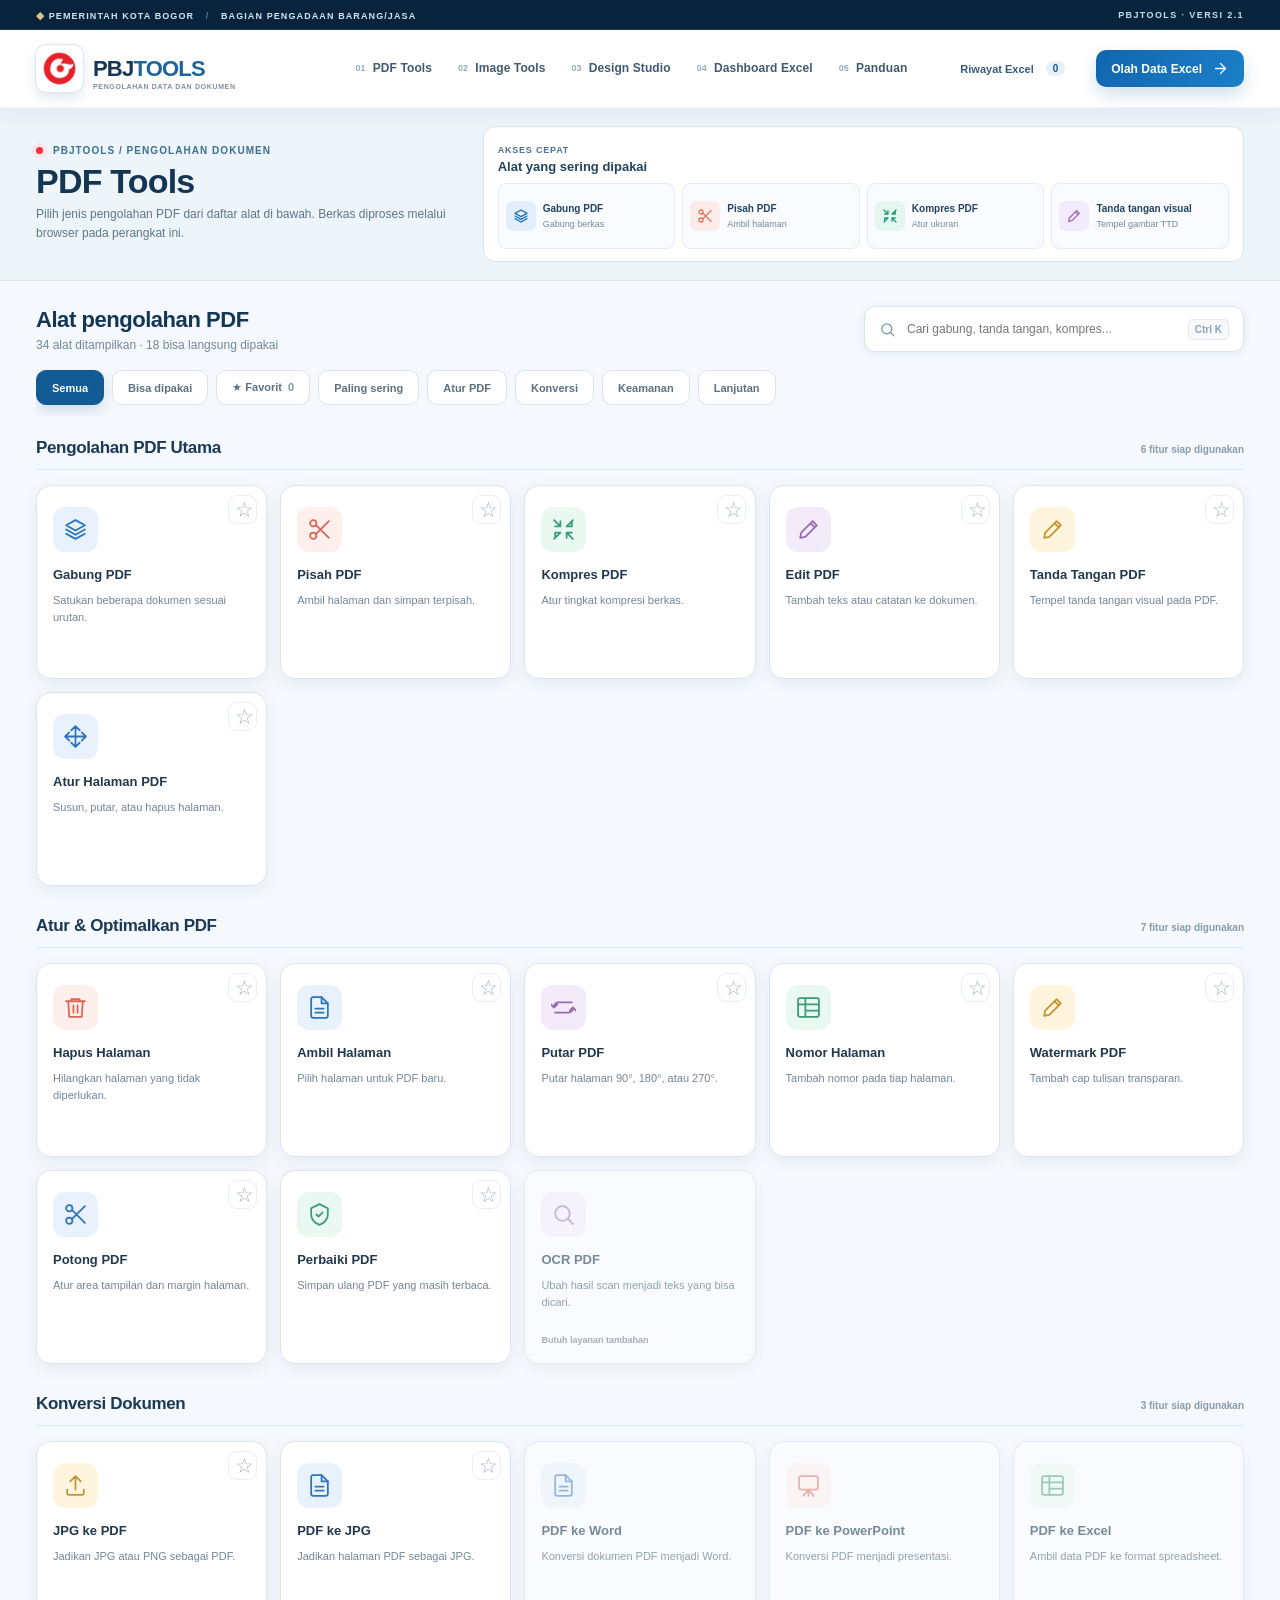
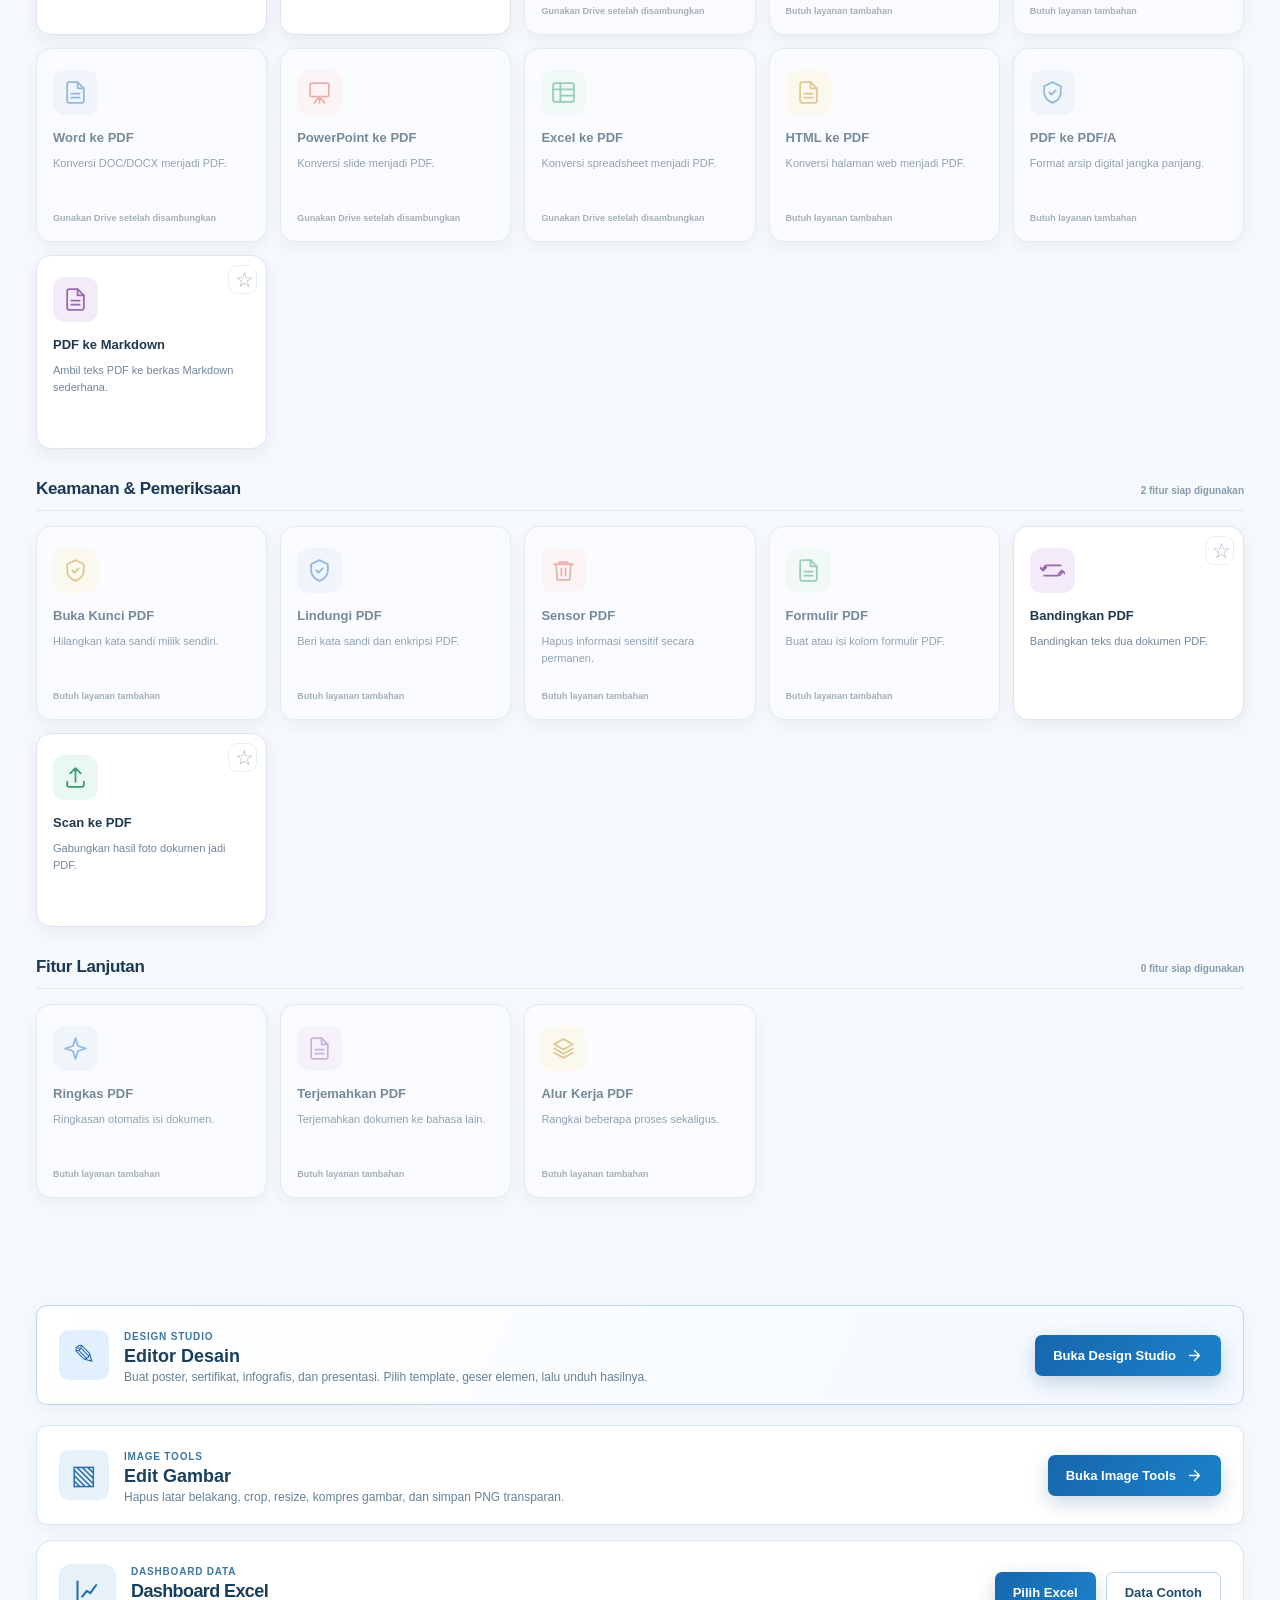
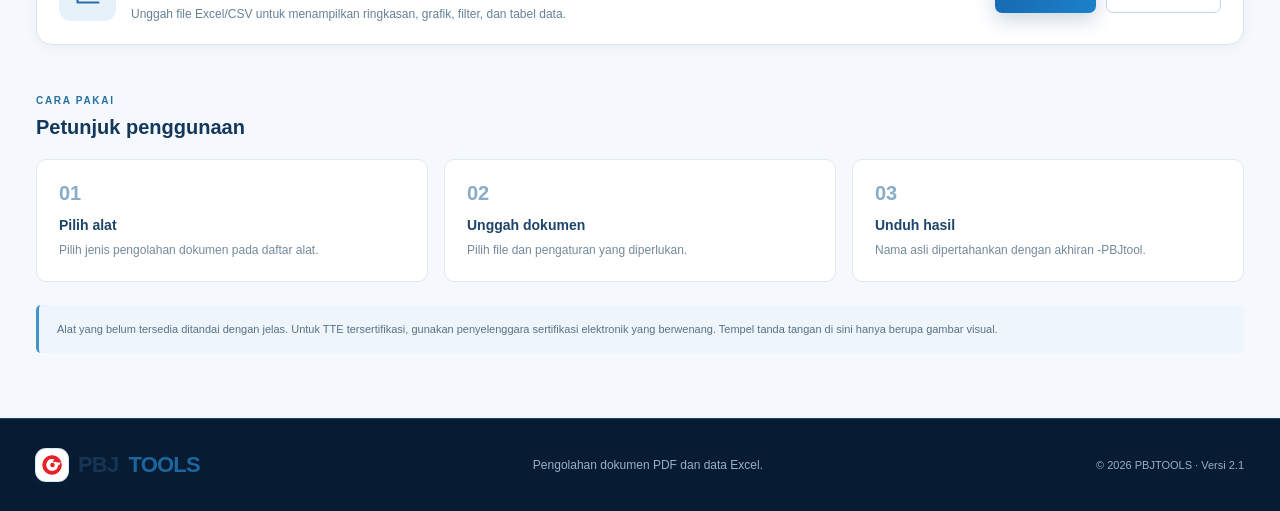
<file: index.html>
<!doctype html>
<html lang="id">
<head>
  <meta charset="utf-8"><meta name="viewport" content="width=device-width,initial-scale=1">
  <meta name="theme-color" content="#071c36"><meta name="description" content="PBJTOOLS: gabung, pisah, kompres, edit PDF, edit gambar, hapus latar, dan ubah Excel menjadi dashboard. File diproses di perangkat.">
  <title>PBJTOOLS — Pengolahan PDF dan Data Excel</title>
  <link rel="icon" href="assets/favicon.ico" sizes="any"><link rel="apple-touch-icon" href="assets/pbj-logo.png">
  <link rel="stylesheet" href="styles.css"><link rel="stylesheet" href="pdf-studio.css"><link rel="stylesheet" href="orbita-theme.css"><link rel="stylesheet" href="pdf-directory.css"><link rel="stylesheet" href="pbjtools-modern.css"><link rel="stylesheet" href="pbjtools-internal.css">
</head>
<body>
<svg class="svg-sprite" xmlns="http://www.w3.org/2000/svg" aria-hidden="true"><defs>
  <symbol id="i-grid" viewBox="0 0 24 24"><rect x="3" y="3" width="7" height="7" rx="1.7"/><rect x="14" y="3" width="7" height="7" rx="1.7"/><rect x="3" y="14" width="7" height="7" rx="1.7"/><rect x="14" y="14" width="7" height="7" rx="1.7"/></symbol>
  <symbol id="i-arrow" viewBox="0 0 24 24"><path d="M5 12h14m-7-7 7 7-7 7"/></symbol>
  <symbol id="i-upload" viewBox="0 0 24 24"><path d="M12 16V3m-5 5 5-5 5 5M4 16v3a2 2 0 0 0 2 2h12a2 2 0 0 0 2-2v-3"/></symbol>
  <symbol id="i-spark" viewBox="0 0 24 24"><path d="m12 2 2.4 7.6L22 12l-7.6 2.4L12 22l-2.4-7.6L2 12l7.6-2.4L12 2z"/></symbol>
  <symbol id="i-chart" viewBox="0 0 24 24"><path d="M3 3v18h18M7 16l4-5 3 2 5-7"/></symbol>
  <symbol id="i-shield" viewBox="0 0 24 24"><path d="m12 2 8 4v6c0 5-3.3 8-8 10-4.7-2-8-5-8-10V6l8-4z"/><path d="m9 12 2 2 4-4"/></symbol>
  <symbol id="i-file" viewBox="0 0 24 24"><path d="M14 2H6a2 2 0 0 0-2 2v16a2 2 0 0 0 2 2h12a2 2 0 0 0 2-2V8z"/><path d="M14 2v6h6M8 13h8m-8 4h8"/></symbol>
  <symbol id="i-check" viewBox="0 0 24 24"><path d="m5 12 5 5L20 7"/></symbol>
  <symbol id="i-clock" viewBox="0 0 24 24"><circle cx="12" cy="12" r="9"/><path d="M12 7v5l3 2"/></symbol>
  <symbol id="i-filter" viewBox="0 0 24 24"><path d="M4 5h16M7 12h10m-7 7h4"/></symbol>
  <symbol id="i-download" viewBox="0 0 24 24"><path d="M12 3v12m-5-5 5 5 5-5M4 17v3h16v-3"/></symbol>
  <symbol id="i-repeat" viewBox="0 0 24 24"><path d="M20 7H7a4 4 0 0 0-4 4v1m0 0 3-3m-3 3-3-3M4 17h13a4 4 0 0 0 4-4v-1m0 0-3 3m3-3 3 3"/></symbol>
  <symbol id="i-search" viewBox="0 0 24 24"><circle cx="11" cy="11" r="7"/><path d="m16 16 5 5"/></symbol>
  <symbol id="i-close" viewBox="0 0 24 24"><path d="M5 5 19 19M19 5 5 19"/></symbol>
  <symbol id="i-star" viewBox="0 0 24 24"><path d="m12 2 3 6.4 7 1-5 4.9 1.2 7L12 18l-6.2 3.3 1.2-7-5-4.9 7-1L12 2z"/></symbol>
  <symbol id="i-presentation" viewBox="0 0 24 24"><rect x="3" y="3" width="18" height="13" rx="2"/><path d="M12 16v6m-5 0 5-6 5 6"/></symbol>
  <symbol id="i-chevron" viewBox="0 0 24 24"><path d="m7 10 5 5 5-5"/></symbol>
  <symbol id="i-circle" viewBox="0 0 24 24"><circle cx="12" cy="12" r="9"/><path d="M12 7v5m0 4h.01"/></symbol>
  <symbol id="i-calendar" viewBox="0 0 24 24"><rect x="3" y="5" width="18" height="16" rx="2"/><path d="M7 2v6m10-6v6M3 11h18"/></symbol>
  <symbol id="i-table" viewBox="0 0 24 24"><rect x="2" y="3" width="20" height="18" rx="2"/><path d="M2 9h20M9 3v18m0-6h13"/></symbol>
  <symbol id="i-menu" viewBox="0 0 24 24"><path d="M4 6h16M4 12h16M4 18h16"/></symbol>
  <symbol id="i-pdf" viewBox="0 0 24 24"><path d="M6 2h9l5 5v13a2 2 0 0 1-2 2H6a2 2 0 0 1-2-2V4a2 2 0 0 1 2-2z"/><path d="M15 2v5h5M8 13h8M8 17h8"/></symbol>
  <symbol id="i-pen" viewBox="0 0 24 24"><path d="m4 20 5-1 11-11-4-4L5 15l-1 5zM14 6l4 4"/></symbol>
  <symbol id="i-layers" viewBox="0 0 24 24"><path d="m12 3 9 5-9 5-9-5 9-5zm-9 9 9 5 9-5M3 16l9 5 9-5"/></symbol>
  <symbol id="i-compress" viewBox="0 0 24 24"><path d="M4 9h5V4M20 15h-5v5M9 9 3 3m12 12 6 6M9 15H4v5m5-5-6 6M15 9h5V4m-5 5 6-6"/></symbol>
  <symbol id="i-scissors" viewBox="0 0 24 24"><circle cx="6" cy="6" r="3"/><circle cx="6" cy="18" r="3"/><path d="m9 8 12 12M9 16 21 4"/></symbol>
  <symbol id="i-move" viewBox="0 0 24 24"><path d="M12 2v20M2 12h20M8 6l4-4 4 4M8 18l4 4 4-4M6 8l-4 4 4 4m12-8 4 4-4 4"/></symbol>
  <symbol id="i-trash" viewBox="0 0 24 24"><path d="M3 6h18M8 6V4h8v2m3 0-1 15H6L5 6m5 4v7m4-7v7"/></symbol>
</defs></svg>
<div id="site">
<header class="top-nav" id="topNav">
  <div class="gov-strip"><div class="container gov-strip-inner"><span><span class="gov-sigil">◆</span> PEMERINTAH KOTA BOGOR <span class="gov-strip-divider">/</span> BAGIAN PENGADAAN BARANG/JASA</span><span class="gov-strip-right">PBJTOOLS · VERSI 2.1</span></div></div>
  <div class="nav-wrap container"><a class="brand" href="#beranda" id="brandHome"><span class="brand-logo brand-logo-image"><img src="assets/pbj-logo.png" alt="Logo PBJ"></span><span class="brand-title">PBJ<span class="brand-accent">TOOLS</span><span class="brand-subtitle">PENGOLAHAN DATA DAN DOKUMEN</span></span></a>
    <nav class="nav-links"><a href="#beranda" data-nav-pdf><b>01</b> PDF Tools</a><a href="image-tools.html"><b>02</b> Image Tools</a><a href="design-studio.html"><b>03</b> Design Studio</a><a href="#data-excel"><b>04</b> Dashboard Excel</a><a href="#panduan"><b>05</b> Panduan</a></nav>
    <div class="nav-cta"><button type="button" class="btn btn-ghost nav-history" id="viewHistory">Riwayat Excel <span class="history-count" id="historyCount">0</span></button><button type="button" class="btn btn-primary btn-sm" data-action="upload">Olah Data Excel <svg><use href="#i-arrow"></use></svg></button></div>
    <button class="mobile-menu icon-button" id="menuToggle" aria-label="Buka menu"><svg><use href="#i-menu"></use></svg></button>
  </div>
</header>
<main id="landing" class="pdf-first-home">
  <section class="tools-hero tools-hero-internal" id="beranda">
    <div class="tools-hero-inner container">
      <div class="hero-intro">
        <div class="tools-hero-eyebrow"><span class="hero-bullet"></span> PBJTOOLS / PENGOLAHAN DOKUMEN</div>
        <h1>PDF Tools</h1>
        <p>Pilih jenis pengolahan PDF dari daftar alat di bawah. Berkas diproses melalui browser pada perangkat ini.</p>
      </div>
      <div class="hero-launcher" aria-label="Akses cepat PDF Tools">
        <div class="launcher-head"><div><span class="launcher-eyebrow">AKSES CEPAT</span><h2>Alat yang sering dipakai</h2></div></div>
        <div class="launcher-grid">
          <button type="button" data-pdf-tool="merge" class="launcher-tool"><span class="launch-icon launch-blue"><svg><use href="#i-layers"></use></svg></span><span><strong>Gabung PDF</strong><small>Gabung berkas</small></span></button>
          <button type="button" data-pdf-tool="split" class="launcher-tool"><span class="launch-icon launch-coral"><svg><use href="#i-scissors"></use></svg></span><span><strong>Pisah PDF</strong><small>Ambil halaman</small></span></button>
          <button type="button" data-pdf-tool="compress" class="launcher-tool"><span class="launch-icon launch-green"><svg><use href="#i-compress"></use></svg></span><span><strong>Kompres PDF</strong><small>Atur ukuran</small></span></button>
          <button type="button" data-pdf-tool="sign" class="launcher-tool"><span class="launch-icon launch-purple"><svg><use href="#i-pen"></use></svg></span><span><strong>Tanda tangan visual</strong><small>Tempel gambar TTD</small></span></button>
        </div>
      </div>
    </div>
  </section>
  <section class="tools-directory container" id="pdf-tools"><div class="tools-toolbar"><div class="tools-toolbar-title"><strong>Alat pengolahan PDF</strong><span id="toolVisibilityStatus">Daftar alat pengolahan PDF</span></div><label class="tools-search"><svg><use href="#i-search"></use></svg><input id="toolSearch" type="search" placeholder="Cari gabung, tanda tangan, kompres..." autocomplete="off" aria-label="Cari alat PDF"><kbd class="shortcut-hint">Ctrl K</kbd></label></div>
    <div class="tool-filters" role="group" aria-label="Filter layanan"><button class="active" data-tool-filter="all">Semua</button><button data-tool-filter="ready">Bisa dipakai</button><button data-tool-filter="fav" id="favoriteFilter">★ Favorit <span id="favoriteCount">0</span></button><button data-tool-filter="0">Paling sering</button><button data-tool-filter="1">Atur PDF</button><button data-tool-filter="2">Konversi</button><button data-tool-filter="3">Keamanan</button><button data-tool-filter="4">Lanjutan</button></div>
    <div class="recent-tools" id="recentTools" hidden><div class="recent-label"><svg><use href="#i-clock"></use></svg><span>Terakhir dibuka</span></div><div class="recent-buttons" id="recentToolList"></div><button class="recent-reset" id="clearRecent" type="button">Hapus riwayat</button></div>
    <div id="toolSections"><section class="tool-section" data-group="0" id="tool-group-0"><div class="tool-section-heading"><h2>Pengolahan PDF Utama</h2><span>6 fitur siap digunakan</span></div><div class="tool-grid"><div class="tool-tile"><button type="button" class="tool-card " data-pdf-tool="merge" aria-label="Gabung PDF"><span class="tool-icon blue"><svg><use href="#i-layers"></use></svg></span><strong>Gabung PDF</strong><span class="tool-desc">Satukan beberapa dokumen sesuai urutan.</span></button><button type="button" class="tool-pin" data-pin-tool="merge" title="Simpan Gabung PDF sebagai favorit" aria-label="Simpan Gabung PDF sebagai favorit" aria-pressed="false">☆</button></div>
<div class="tool-tile"><button type="button" class="tool-card " data-pdf-tool="split" aria-label="Pisah PDF"><span class="tool-icon red"><svg><use href="#i-scissors"></use></svg></span><strong>Pisah PDF</strong><span class="tool-desc">Ambil halaman dan simpan terpisah.</span></button><button type="button" class="tool-pin" data-pin-tool="split" title="Simpan Pisah PDF sebagai favorit" aria-label="Simpan Pisah PDF sebagai favorit" aria-pressed="false">☆</button></div>
<div class="tool-tile"><button type="button" class="tool-card " data-pdf-tool="compress" aria-label="Kompres PDF"><span class="tool-icon green"><svg><use href="#i-compress"></use></svg></span><strong>Kompres PDF</strong><span class="tool-desc">Atur tingkat kompresi berkas.</span></button><button type="button" class="tool-pin" data-pin-tool="compress" title="Simpan Kompres PDF sebagai favorit" aria-label="Simpan Kompres PDF sebagai favorit" aria-pressed="false">☆</button></div>
<div class="tool-tile"><button type="button" class="tool-card " data-pdf-tool="edit" aria-label="Edit PDF"><span class="tool-icon purple"><svg><use href="#i-pen"></use></svg></span><strong>Edit PDF</strong><span class="tool-desc">Tambah teks atau catatan ke dokumen.</span></button><button type="button" class="tool-pin" data-pin-tool="edit" title="Simpan Edit PDF sebagai favorit" aria-label="Simpan Edit PDF sebagai favorit" aria-pressed="false">☆</button></div>
<div class="tool-tile"><button type="button" class="tool-card " data-pdf-tool="sign" aria-label="Tanda Tangan PDF"><span class="tool-icon amber"><svg><use href="#i-pen"></use></svg></span><strong>Tanda Tangan PDF</strong><span class="tool-desc">Tempel tanda tangan visual pada PDF.</span></button><button type="button" class="tool-pin" data-pin-tool="sign" title="Simpan Tanda Tangan PDF sebagai favorit" aria-label="Simpan Tanda Tangan PDF sebagai favorit" aria-pressed="false">☆</button></div>
<div class="tool-tile"><button type="button" class="tool-card " data-pdf-tool="organize" aria-label="Atur Halaman PDF"><span class="tool-icon blue"><svg><use href="#i-move"></use></svg></span><strong>Atur Halaman PDF</strong><span class="tool-desc">Susun, putar, atau hapus halaman.</span></button><button type="button" class="tool-pin" data-pin-tool="organize" title="Simpan Atur Halaman PDF sebagai favorit" aria-label="Simpan Atur Halaman PDF sebagai favorit" aria-pressed="false">☆</button></div></div></section>
<section class="tool-section" data-group="1" id="tool-group-1"><div class="tool-section-heading"><h2>Atur & Optimalkan PDF</h2><span>7 fitur siap digunakan</span></div><div class="tool-grid"><div class="tool-tile"><button type="button" class="tool-card " data-pdf-tool="remove" aria-label="Hapus Halaman"><span class="tool-icon red"><svg><use href="#i-trash"></use></svg></span><strong>Hapus Halaman</strong><span class="tool-desc">Hilangkan halaman yang tidak diperlukan.</span></button><button type="button" class="tool-pin" data-pin-tool="remove" title="Simpan Hapus Halaman sebagai favorit" aria-label="Simpan Hapus Halaman sebagai favorit" aria-pressed="false">☆</button></div>
<div class="tool-tile"><button type="button" class="tool-card " data-pdf-tool="select" aria-label="Ambil Halaman"><span class="tool-icon blue"><svg><use href="#i-file"></use></svg></span><strong>Ambil Halaman</strong><span class="tool-desc">Pilih halaman untuk PDF baru.</span></button><button type="button" class="tool-pin" data-pin-tool="select" title="Simpan Ambil Halaman sebagai favorit" aria-label="Simpan Ambil Halaman sebagai favorit" aria-pressed="false">☆</button></div>
<div class="tool-tile"><button type="button" class="tool-card " data-pdf-tool="rotate" aria-label="Putar PDF"><span class="tool-icon purple"><svg><use href="#i-repeat"></use></svg></span><strong>Putar PDF</strong><span class="tool-desc">Putar halaman 90°, 180°, atau 270°.</span></button><button type="button" class="tool-pin" data-pin-tool="rotate" title="Simpan Putar PDF sebagai favorit" aria-label="Simpan Putar PDF sebagai favorit" aria-pressed="false">☆</button></div>
<div class="tool-tile"><button type="button" class="tool-card " data-pdf-tool="pagenum" aria-label="Nomor Halaman"><span class="tool-icon green"><svg><use href="#i-table"></use></svg></span><strong>Nomor Halaman</strong><span class="tool-desc">Tambah nomor pada tiap halaman.</span></button><button type="button" class="tool-pin" data-pin-tool="pagenum" title="Simpan Nomor Halaman sebagai favorit" aria-label="Simpan Nomor Halaman sebagai favorit" aria-pressed="false">☆</button></div>
<div class="tool-tile"><button type="button" class="tool-card " data-pdf-tool="watermark" aria-label="Watermark PDF"><span class="tool-icon amber"><svg><use href="#i-pen"></use></svg></span><strong>Watermark PDF</strong><span class="tool-desc">Tambah cap tulisan transparan.</span></button><button type="button" class="tool-pin" data-pin-tool="watermark" title="Simpan Watermark PDF sebagai favorit" aria-label="Simpan Watermark PDF sebagai favorit" aria-pressed="false">☆</button></div>
<div class="tool-tile"><button type="button" class="tool-card " data-pdf-tool="crop" aria-label="Potong PDF"><span class="tool-icon blue"><svg><use href="#i-scissors"></use></svg></span><strong>Potong PDF</strong><span class="tool-desc">Atur area tampilan dan margin halaman.</span></button><button type="button" class="tool-pin" data-pin-tool="crop" title="Simpan Potong PDF sebagai favorit" aria-label="Simpan Potong PDF sebagai favorit" aria-pressed="false">☆</button></div>
<div class="tool-tile"><button type="button" class="tool-card " data-pdf-tool="repair" aria-label="Perbaiki PDF"><span class="tool-icon green"><svg><use href="#i-shield"></use></svg></span><strong>Perbaiki PDF</strong><span class="tool-desc">Simpan ulang PDF yang masih terbaca.</span></button><button type="button" class="tool-pin" data-pin-tool="repair" title="Simpan Perbaiki PDF sebagai favorit" aria-label="Simpan Perbaiki PDF sebagai favorit" aria-pressed="false">☆</button></div>
<div class="tool-tile"><button type="button" class="tool-card upcoming" data-upcoming="ocr" aria-label="OCR PDF — memerlukan pengembangan lanjutan"><span class="tool-icon purple"><svg><use href="#i-search"></use></svg></span><strong>OCR PDF</strong><span class="tool-desc">Ubah hasil scan menjadi teks yang bisa dicari.</span><span class="tool-soon">Butuh layanan tambahan</span></button></div></div></section>
<section class="tool-section" data-group="2" id="tool-group-2"><div class="tool-section-heading"><h2>Konversi Dokumen</h2><span>3 fitur siap digunakan</span></div><div class="tool-grid"><div class="tool-tile"><button type="button" class="tool-card " data-pdf-tool="images" aria-label="JPG ke PDF"><span class="tool-icon amber"><svg><use href="#i-upload"></use></svg></span><strong>JPG ke PDF</strong><span class="tool-desc">Jadikan JPG atau PNG sebagai PDF.</span></button><button type="button" class="tool-pin" data-pin-tool="images" title="Simpan JPG ke PDF sebagai favorit" aria-label="Simpan JPG ke PDF sebagai favorit" aria-pressed="false">☆</button></div>
<div class="tool-tile"><button type="button" class="tool-card " data-pdf-tool="extract" aria-label="PDF ke JPG"><span class="tool-icon blue"><svg><use href="#i-file"></use></svg></span><strong>PDF ke JPG</strong><span class="tool-desc">Jadikan halaman PDF sebagai JPG.</span></button><button type="button" class="tool-pin" data-pin-tool="extract" title="Simpan PDF ke JPG sebagai favorit" aria-label="Simpan PDF ke JPG sebagai favorit" aria-pressed="false">☆</button></div>
<div class="tool-tile"><button type="button" class="tool-card upcoming" data-upcoming="pdfword" aria-label="PDF ke Word — melalui Drive"><span class="tool-icon blue"><svg><use href="#i-file"></use></svg></span><strong>PDF ke Word</strong><span class="tool-desc">Konversi dokumen PDF menjadi Word.</span><span class="tool-soon">Gunakan Drive setelah disambungkan</span></button></div>
<div class="tool-tile"><button type="button" class="tool-card upcoming" data-upcoming="pdfppt" aria-label="PDF ke PowerPoint — memerlukan pengembangan lanjutan"><span class="tool-icon red"><svg><use href="#i-presentation"></use></svg></span><strong>PDF ke PowerPoint</strong><span class="tool-desc">Konversi PDF menjadi presentasi.</span><span class="tool-soon">Butuh layanan tambahan</span></button></div>
<div class="tool-tile"><button type="button" class="tool-card upcoming" data-upcoming="pdfexcel" aria-label="PDF ke Excel — memerlukan pengembangan lanjutan"><span class="tool-icon green"><svg><use href="#i-table"></use></svg></span><strong>PDF ke Excel</strong><span class="tool-desc">Ambil data PDF ke format spreadsheet.</span><span class="tool-soon">Butuh layanan tambahan</span></button></div>
<div class="tool-tile"><button type="button" class="tool-card upcoming" data-upcoming="wordpdf" aria-label="Word ke PDF — melalui Drive"><span class="tool-icon blue"><svg><use href="#i-file"></use></svg></span><strong>Word ke PDF</strong><span class="tool-desc">Konversi DOC/DOCX menjadi PDF.</span><span class="tool-soon">Gunakan Drive setelah disambungkan</span></button></div>
<div class="tool-tile"><button type="button" class="tool-card upcoming" data-upcoming="pptpdf" aria-label="PowerPoint ke PDF — melalui Drive"><span class="tool-icon red"><svg><use href="#i-presentation"></use></svg></span><strong>PowerPoint ke PDF</strong><span class="tool-desc">Konversi slide menjadi PDF.</span><span class="tool-soon">Gunakan Drive setelah disambungkan</span></button></div>
<div class="tool-tile"><button type="button" class="tool-card upcoming" data-upcoming="excelpdf" aria-label="Excel ke PDF — melalui Drive"><span class="tool-icon green"><svg><use href="#i-table"></use></svg></span><strong>Excel ke PDF</strong><span class="tool-desc">Konversi spreadsheet menjadi PDF.</span><span class="tool-soon">Gunakan Drive setelah disambungkan</span></button></div>
<div class="tool-tile"><button type="button" class="tool-card upcoming" data-upcoming="htmlpdf" aria-label="HTML ke PDF — memerlukan pengembangan lanjutan"><span class="tool-icon amber"><svg><use href="#i-file"></use></svg></span><strong>HTML ke PDF</strong><span class="tool-desc">Konversi halaman web menjadi PDF.</span><span class="tool-soon">Butuh layanan tambahan</span></button></div>
<div class="tool-tile"><button type="button" class="tool-card upcoming" data-upcoming="pdfa" aria-label="PDF ke PDF/A — memerlukan pengembangan lanjutan"><span class="tool-icon blue"><svg><use href="#i-shield"></use></svg></span><strong>PDF ke PDF/A</strong><span class="tool-desc">Format arsip digital jangka panjang.</span><span class="tool-soon">Butuh layanan tambahan</span></button></div>
<div class="tool-tile"><button type="button" class="tool-card " data-pdf-tool="markdown" aria-label="PDF ke Markdown"><span class="tool-icon purple"><svg><use href="#i-file"></use></svg></span><strong>PDF ke Markdown</strong><span class="tool-desc">Ambil teks PDF ke berkas Markdown sederhana.</span></button><button type="button" class="tool-pin" data-pin-tool="markdown" title="Simpan PDF ke Markdown sebagai favorit" aria-label="Simpan PDF ke Markdown sebagai favorit" aria-pressed="false">☆</button></div></div></section>
<section class="tool-section" data-group="3" id="tool-group-3"><div class="tool-section-heading"><h2>Keamanan & Pemeriksaan</h2><span>2 fitur siap digunakan</span></div><div class="tool-grid"><div class="tool-tile"><button type="button" class="tool-card upcoming" data-upcoming="unlock" aria-label="Buka Kunci PDF — memerlukan pengembangan lanjutan"><span class="tool-icon amber"><svg><use href="#i-shield"></use></svg></span><strong>Buka Kunci PDF</strong><span class="tool-desc">Hilangkan kata sandi milik sendiri.</span><span class="tool-soon">Butuh layanan tambahan</span></button></div>
<div class="tool-tile"><button type="button" class="tool-card upcoming" data-upcoming="protect" aria-label="Lindungi PDF — memerlukan pengembangan lanjutan"><span class="tool-icon blue"><svg><use href="#i-shield"></use></svg></span><strong>Lindungi PDF</strong><span class="tool-desc">Beri kata sandi dan enkripsi PDF.</span><span class="tool-soon">Butuh layanan tambahan</span></button></div>
<div class="tool-tile"><button type="button" class="tool-card upcoming" data-upcoming="redact" aria-label="Sensor PDF — memerlukan pengembangan lanjutan"><span class="tool-icon red"><svg><use href="#i-trash"></use></svg></span><strong>Sensor PDF</strong><span class="tool-desc">Hapus informasi sensitif secara permanen.</span><span class="tool-soon">Butuh layanan tambahan</span></button></div>
<div class="tool-tile"><button type="button" class="tool-card upcoming" data-upcoming="forms" aria-label="Formulir PDF — memerlukan pengembangan lanjutan"><span class="tool-icon green"><svg><use href="#i-file"></use></svg></span><strong>Formulir PDF</strong><span class="tool-desc">Buat atau isi kolom formulir PDF.</span><span class="tool-soon">Butuh layanan tambahan</span></button></div>
<div class="tool-tile"><button type="button" class="tool-card " data-pdf-tool="compare" aria-label="Bandingkan PDF"><span class="tool-icon purple"><svg><use href="#i-repeat"></use></svg></span><strong>Bandingkan PDF</strong><span class="tool-desc">Bandingkan teks dua dokumen PDF.</span></button><button type="button" class="tool-pin" data-pin-tool="compare" title="Simpan Bandingkan PDF sebagai favorit" aria-label="Simpan Bandingkan PDF sebagai favorit" aria-pressed="false">☆</button></div>
<div class="tool-tile"><button type="button" class="tool-card " data-pdf-tool="scan" aria-label="Scan ke PDF"><span class="tool-icon green"><svg><use href="#i-upload"></use></svg></span><strong>Scan ke PDF</strong><span class="tool-desc">Gabungkan hasil foto dokumen jadi PDF.</span></button><button type="button" class="tool-pin" data-pin-tool="scan" title="Simpan Scan ke PDF sebagai favorit" aria-label="Simpan Scan ke PDF sebagai favorit" aria-pressed="false">☆</button></div></div></section>
<section class="tool-section" data-group="4" id="tool-group-4"><div class="tool-section-heading"><h2>Fitur Lanjutan</h2><span>0 fitur siap digunakan</span></div><div class="tool-grid"><div class="tool-tile"><button type="button" class="tool-card upcoming" data-upcoming="summarize" aria-label="Ringkas PDF — memerlukan pengembangan lanjutan"><span class="tool-icon blue"><svg><use href="#i-spark"></use></svg></span><strong>Ringkas PDF</strong><span class="tool-desc">Ringkasan otomatis isi dokumen.</span><span class="tool-soon">Butuh layanan tambahan</span></button></div>
<div class="tool-tile"><button type="button" class="tool-card upcoming" data-upcoming="translate" aria-label="Terjemahkan PDF — memerlukan pengembangan lanjutan"><span class="tool-icon purple"><svg><use href="#i-file"></use></svg></span><strong>Terjemahkan PDF</strong><span class="tool-desc">Terjemahkan dokumen ke bahasa lain.</span><span class="tool-soon">Butuh layanan tambahan</span></button></div>
<div class="tool-tile"><button type="button" class="tool-card upcoming" data-upcoming="workflow" aria-label="Alur Kerja PDF — memerlukan pengembangan lanjutan"><span class="tool-icon amber"><svg><use href="#i-layers"></use></svg></span><strong>Alur Kerja PDF</strong><span class="tool-desc">Rangkai beberapa proses sekaligus.</span><span class="tool-soon">Butuh layanan tambahan</span></button></div></div></section></div><div id="noToolsFound" class="tool-empty" hidden>Belum ada alat yang cocok. Coba kata kunci lain atau buka filter Semua.</div>
  </section>
  <section class="image-lane container design-lane" id="design-studio"><div class="image-lane-icon">✎</div><div><span>DESIGN STUDIO</span><h2>Editor Desain</h2><p>Buat poster, sertifikat, infografis, dan presentasi. Pilih template, geser elemen, lalu unduh hasilnya.</p></div><div class="image-lane-actions"><a href="design-studio.html" class="btn btn-primary">Buka Design Studio <svg><use href="#i-arrow"></use></svg></a></div></section>
  <section class="image-lane container" id="image-tools"><div class="image-lane-icon">▧</div><div><span>IMAGE TOOLS</span><h2>Edit Gambar</h2><p>Hapus latar belakang, crop, resize, kompres gambar, dan simpan PNG transparan.</p></div><div class="image-lane-actions"><a href="image-tools.html" class="btn btn-primary">Buka Image Tools <svg><use href="#i-arrow"></use></svg></a></div></section>
  <section class="excel-lane container" id="data-excel"><div class="excel-lane-icon"><svg><use href="#i-chart"></use></svg></div><div><span class="excel-lane-kicker">DASHBOARD DATA</span><h2>Dashboard Excel</h2><p>Unggah file Excel/CSV untuk menampilkan ringkasan, grafik, filter, dan tabel data.</p></div><div class="excel-lane-actions"><button class="btn btn-primary" data-action="upload">Pilih Excel</button><button class="btn btn-outline-dark" id="tryDemo">Data Contoh</button></div></section>
  <section class="mini-guide container" id="panduan"><div class="guide-heading"><span>CARA PAKAI</span><h2>Petunjuk penggunaan</h2></div><div class="guide-cards"><div><b>01</b><strong>Pilih alat</strong><p>Pilih jenis pengolahan dokumen pada daftar alat.</p></div><div><b>02</b><strong>Unggah dokumen</strong><p>Pilih file dan pengaturan yang diperlukan.</p></div><div><b>03</b><strong>Unduh hasil</strong><p>Nama asli dipertahankan dengan akhiran -PBJtool.</p></div></div><div class="guide-disclaimer">Alat yang belum tersedia ditandai dengan jelas. Untuk TTE tersertifikasi, gunakan penyelenggara sertifikasi elektronik yang berwenang. Tempel tanda tangan di sini hanya berupa gambar visual.</div></section>
</main>
<section id="workspace" class="workspace" hidden>
  <div class="workspace-shell container-wide">
    <div class="workspace-heading"><div class="workspace-breadcrumb"><button id="backHome" class="back-link">← Beranda</button><span>/</span><span>Workspace</span></div><div class="workspace-head-actions"><button class="btn btn-outline-dark btn-sm" id="replaceFile"><svg><use href="#i-repeat"/></svg> Ganti data</button><button class="btn btn-outline-dark btn-sm" id="saveProject"><svg><use href="#i-check"/></svg> Simpan lokal</button><button class="btn btn-primary btn-sm" id="exportHTML"><svg><use href="#i-download"/></svg> Ekspor HTML</button></div></div>
    <div class="workspace-title-row"><div><span class="workspace-eyebrow"><span class="live-dot"></span> DASHBOARD INTERAKTIF</span><input id="dashboardTitle" class="dashboard-title-input" aria-label="Judul dashboard" maxlength="100" value="Dashboard Data"><p id="workSubtitle">Ringkasan dan visualisasi berdasarkan berkas terpilih.</p></div><div class="work-meta"><span id="dataFileName">File: —</span><span id="dataCount">0 baris</span><span class="status-ready">● Data ditampilkan</span></div></div>
    <div class="workspace-options"><div class="option-group"><label for="sheetPicker">Sheet</label><select id="sheetPicker"></select></div><div class="option-group"><label for="groupPicker">Kelompokkan menurut</label><select id="groupPicker"></select></div><div class="option-group"><label for="metricPicker">Nilai grafik</label><select id="metricPicker"></select></div><button class="btn btn-outline-dark btn-sm print-button" id="printPDF"><svg><use href="#i-presentation"/></svg> Cetak / PDF</button></div>
    <div id="dashboardArea"><div id="kpiGrid" class="kpi-grid"></div><div id="insightPanel" class="insight-panel"></div><div class="graphs-grid"><section class="dash-panel chart-main"><div class="dash-panel-heading"><div><span class="panel-kicker">PERBANDINGAN</span><h3 id="barTitle">Sebaran data</h3></div><span class="panel-subtle">TOP 8</span></div><div id="barChart" class="bar-chart"></div></section><section class="dash-panel"><div class="dash-panel-heading"><div><span class="panel-kicker">KOMPOSISI</span><h3 id="donutTitle">Distribusi kategori</h3></div></div><div id="donutChart" class="donut-holder"></div></section></div><section class="dash-panel data-panel"><div class="dash-panel-heading data-panel-heading"><div><span class="panel-kicker">DATA SUMBER</span><h3>Rincian data</h3><p id="tableSummary">—</p></div><div class="data-tools"><div class="search-field"><svg><use href="#i-search"/></svg><input id="tableSearch" placeholder="Cari dalam data..." autocomplete="off" aria-label="Cari dalam data"></div><select id="valueFilter" aria-label="Filter kategori"></select></div></div><div class="data-table-wrap"><table class="data-table"><thead id="tableHead"></thead><tbody id="tableBody"></tbody></table></div><div class="table-footer"><span id="pageInfo">—</span><div class="pager"><button id="prevPage" aria-label="Halaman sebelumnya">←</button><span id="pageNumber">1</span><button id="nextPage" aria-label="Halaman selanjutnya">→</button></div></div></section></div>
    <div class="workspace-notice"><svg><use href="#i-shield"/></svg><p><b>Data diproses pada perangkat ini.</b> Pengolahan berjalan di browser. Periksa kembali jenis kolom dan hasil perhitungan sebelum digunakan sebagai dokumen resmi. Data rahasia jangan dibagikan melalui HTML publik.</p></div>
  </div>
</section>
<section id="pdfStudio" class="pdf-studio" hidden>
  <div class="pdf-shell container-wide">
    <div class="pdf-breadcrumb"><button id="pdfBack" class="back-link">← Beranda</button><span>/</span><strong>PDF Tools</strong><span class="pdf-local-tag">Di browser</span></div>
    <div class="pdf-header"><div><span class="workspace-eyebrow"><span class="live-dot"></span> LAYANAN PDF</span><h1>Pengolahan PDF <em>PBJTOOLS</em></h1><p>Pilih alat, unggah berkas, atur opsi pengolahan, dan unduh hasil. Berkas diproses di browser.</p></div><div class="pdf-header-art"><svg><use href="#i-pdf"/></svg><span class="pdf-art-check">✓</span></div></div>
    <div class="pdf-tool-tabs" id="pdfToolTabs" aria-label="Alat pengolah PDF">
      <button class="pdf-tool-tab active" data-pdf-tool="merge"><svg><use href="#i-layers"/></svg> Gabung</button>
      <button class="pdf-tool-tab" data-pdf-tool="split"><svg><use href="#i-scissors"/></svg> Pisah</button>
      <button class="pdf-tool-tab" data-pdf-tool="compress"><svg><use href="#i-compress"/></svg> Kompres</button>
      <button class="pdf-tool-tab" data-pdf-tool="organize"><svg><use href="#i-move"/></svg> Atur halaman</button>
      <button class="pdf-tool-tab" data-pdf-tool="sign"><svg><use href="#i-pen"/></svg> Tanda tangan</button>
      <button class="pdf-tool-tab" data-pdf-tool="edit"><svg><use href="#i-file"/></svg> Tambah teks</button>
      <button class="pdf-tool-tab" data-pdf-tool="images"><svg><use href="#i-upload"/></svg> Gambar ke PDF</button>
      <button class="pdf-tool-tab" data-pdf-tool="extract"><svg><use href="#i-download"/></svg> PDF ke JPG</button>
      <button class="pdf-tool-tab" data-pdf-tool="remove">Hapus halaman</button>
      <button class="pdf-tool-tab" data-pdf-tool="select">Ambil halaman</button>
      <button class="pdf-tool-tab" data-pdf-tool="rotate">Putar PDF</button>
      <button class="pdf-tool-tab" data-pdf-tool="pagenum">Nomor halaman</button>
      <button class="pdf-tool-tab" data-pdf-tool="watermark">Watermark</button>
      <button class="pdf-tool-tab" data-pdf-tool="crop">Potong PDF</button>
      <button class="pdf-tool-tab" data-pdf-tool="repair">Perbaiki PDF</button>
      <button class="pdf-tool-tab" data-pdf-tool="markdown">PDF ke Markdown</button>
      <button class="pdf-tool-tab" data-pdf-tool="compare">Bandingkan PDF</button>
      <button class="pdf-tool-tab" data-pdf-tool="scan">Scan ke PDF</button>
    </div>
    <div class="pdf-flow-steps" id="pdfFlowSteps" aria-label="Tahap pengolahan PDF"><span class="current" data-phase="1"><b>1</b> Pilih berkas</span><i></i><span data-phase="2"><b>2</b> Atur hasil</span><i></i><span data-phase="3"><b>3</b> Unduh</span></div>
    <div class="pdf-work-grid">
      <div class="pdf-work-primary">
        <div class="pdf-work-card">
          <div class="pdf-panel-top"><div><span class="pdf-step">01 / BERKAS</span><h2 id="pdfToolTitle">Gabungkan PDF</h2><p id="pdfToolDescription">Gabungkan beberapa dokumen menjadi satu file.</p></div><span class="pdf-indicator">PRIVAT</span></div>
          <label class="pdf-drop" id="pdfDrop" for="pdfFileInput" tabindex="0" role="button"><span class="pdf-drop-icon"><svg><use href="#i-upload"/></svg></span><strong id="pdfDropHeading">Tarik file PDF atau klik di sini</strong><small id="pdfDropSub">PDF · Maksimum 35 MB per file</small><span class="pdf-drop-button">Pilih berkas</span></label>
          <input type="file" id="pdfFileInput" class="sr-only" accept=".pdf,application/pdf" multiple>
          <div class="pdf-file-list" id="pdfFileList" aria-live="polite"></div>
          <div id="pdfOptions" class="pdf-options"></div>
          <div id="pdfStatus" class="pdf-status" role="status" aria-live="polite">Pilih berkas untuk memulai.</div>
          <button class="btn btn-primary btn-lg pdf-run" id="pdfRun"><svg><use href="#i-download"/></svg> <span id="pdfRunText">Gabung dan unduh PDF</span></button>
        </div>
      </div>
      <aside class="pdf-work-side">
        <div class="pdf-preview-card"><div class="pdf-aside-title"><span class="pdf-step">02 / PRATINJAU</span><span id="pdfPageInfo">Belum ada PDF</span></div>
          <div id="pdfPreviewEmpty" class="pdf-preview-empty"><span class="pdf-ghost-pdf"><svg><use href="#i-file"/></svg></span><strong>Pratinjau dokumen</strong><p>Berkas PDF terpilih akan ditampilkan di sini.</p></div>
          <div id="pdfCanvasWrap" class="pdf-canvas-wrap" hidden><div id="pdfCanvasStage" class="pdf-canvas-stage"><canvas id="pdfPreviewCanvas"></canvas><div id="pdfStampOverlay" class="pdf-stamp-overlay" hidden></div></div></div>
          <div id="pdfPageNavigation" class="pdf-page-navigation" hidden><button id="pdfPrev" type="button">←</button><span id="pdfPageLabel">Halaman 1</span><button id="pdfNext" type="button">→</button></div>
        </div>
        <div class="pdf-privacy"><svg><use href="#i-shield"/></svg><div><strong>File diproses pada perangkat pengguna</strong><p>Tanpa upload ke server. Koneksi internet diperlukan untuk memuat pustaka PDF pada versi ini.</p></div></div>
        <div class="pdf-warning"><strong>Catatan tanda tangan</strong><p>Fitur ini menempelkan tampilan tanda tangan (gambar/hasil potong PDF), <b>bukan</b> TTE tersertifikasi BSrE/PSrE. Mengubah atau mengompres PDF yang sudah ditandatangani digital dapat membuat validasi tanda tangan sebelumnya gagal.</p></div>
      </aside>
    </div>
  </div>
</section>
<footer class="footer" id="footer"><div class="container footer-inner"><span class="brand footer-brand"><span class="brand-logo brand-logo-image"><img src="assets/pbj-logo.png" alt=""></span> PBJ<span class="brand-accent">TOOLS</span></span><p>Pengolahan dokumen PDF dan data Excel.</p><span>© 2026 PBJTOOLS · Versi 2.1</span></div></footer>
</div>
<div id="uploadModal" class="modal" hidden role="dialog" aria-modal="true" aria-labelledby="modalTitle"><div class="modal-backdrop" data-action="close-modal"></div><div class="modal-card"><button class="modal-close icon-button" id="closeModal" aria-label="Tutup"><svg><use href="#i-close"/></svg></button><div class="modal-mark"><svg><use href="#i-upload"/></svg></div><h2 id="modalTitle">Unggah berkas Excel</h2><p>File dibaca langsung di perangkat, tidak dikirim ke server.</p><div id="dropZone" class="drop-zone" tabindex="0" role="button" aria-label="Pilih file Excel atau CSV"><div class="drop-icon"><svg><use href="#i-file"/></svg></div><strong>Tarik file ke sini, atau klik untuk memilih</strong><span>.xlsx atau .csv · Maksimal 10 MB</span><button class="btn btn-outline-dark btn-sm" id="pickFile" type="button">Pilih file</button></div><input id="fileInput" class="sr-only" type="file" accept=".xlsx,.csv,application/vnd.openxmlformats-officedocument.spreadsheetml.sheet,text/csv"><div class="upload-foot"><svg><use href="#i-shield"/></svg> Pemrosesan lokal · Tidak membutuhkan akun</div><div id="uploadError" class="upload-error" hidden></div></div></div>
<div id="historyModal" class="modal" hidden role="dialog" aria-modal="true" aria-labelledby="historyTitle"><div class="modal-backdrop" data-action="close-history"></div><div class="modal-card history-modal"><button class="modal-close icon-button" id="closeHistory" aria-label="Tutup"><svg><use href="#i-close"/></svg></button><div class="modal-mark"><svg><use href="#i-clock"/></svg></div><h2 id="historyTitle">Dashboard tersimpan</h2><p>Disimpan di browser ini saja. Tidak tersinkron antarperangkat.</p><div id="historyList" class="history-list"></div></div></div>
<div id="toast" class="toast" role="status" aria-live="polite"></div>
<script src="vendor/jszip.min.js"></script><script src="app.js"></script><script src="pdf-studio.js"></script><script src="backend-config.js"></script><script src="pdf-directory.js"></script><script src="pbjtools-modern.js"></script>
</body></html>
</file>
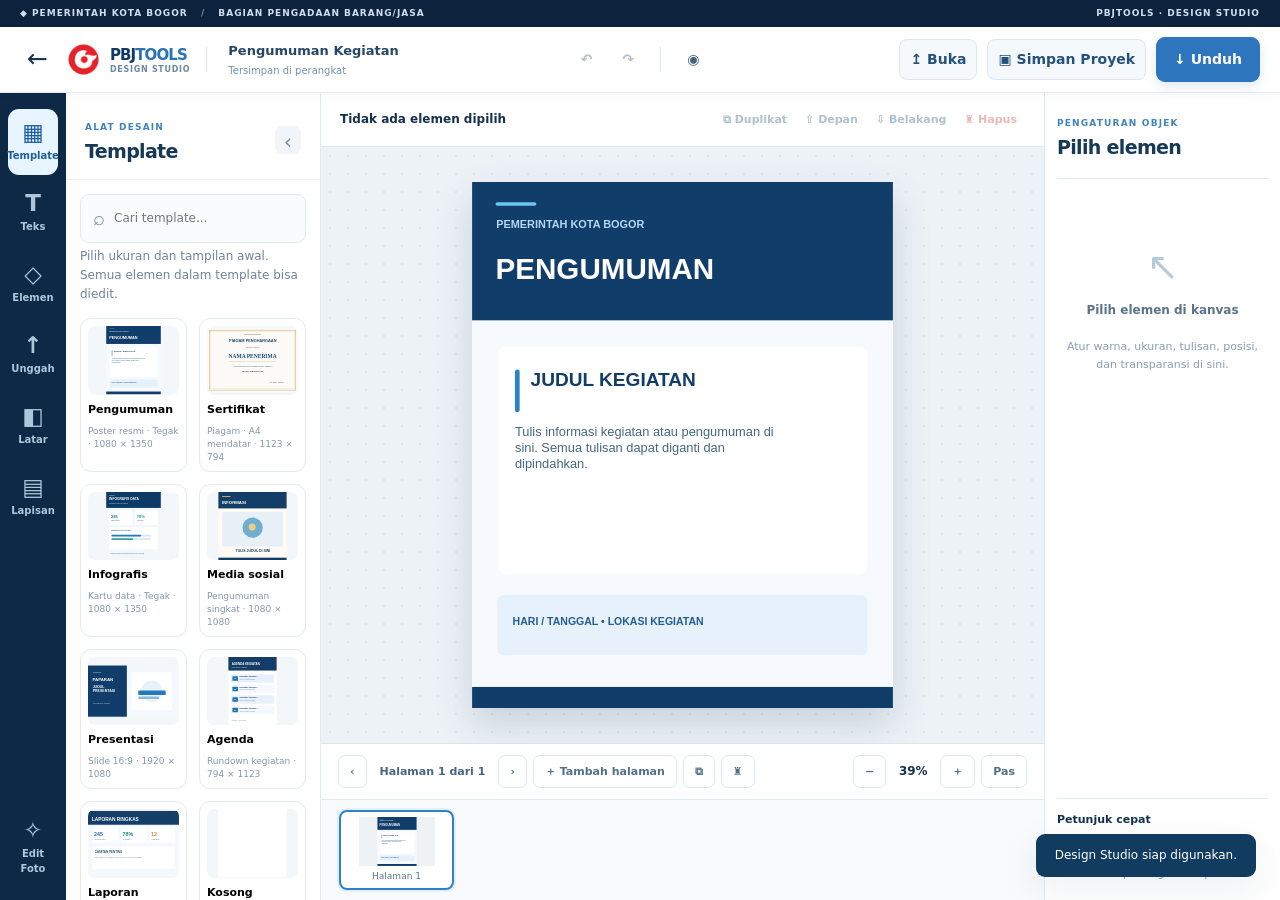
<file: design-studio.html>
<!doctype html>
<html lang="id">
<head>
<meta charset="utf-8"><meta name="viewport" content="width=device-width,initial-scale=1">
<meta name="theme-color" content="#092740"><title>Design Studio | PBJTOOLS</title>
<link rel="icon" href="assets/favicon.ico"><link rel="stylesheet" href="design-studio.css">
</head>
<body>
<div class="govbar"><span>◆ PEMERINTAH KOTA BOGOR <em>/</em> BAGIAN PENGADAAN BARANG/JASA</span><span>PBJTOOLS · DESIGN STUDIO</span></div>
<header class="head">
  <div class="head-left"><a class="back" href="index.html#beranda" title="Kembali ke PBJTOOLS">←</a><a class="brand" href="index.html#beranda"><img src="assets/pbj-logo.png" alt="PBJ"/><span>PBJ<b>TOOLS</b><small>DESIGN STUDIO</small></span></a><span class="head-divider"></span><label class="project-label"><input id="projectTitle" value="Desain tanpa judul" aria-label="Nama desain"><span id="saveLabel">Tersimpan di perangkat</span></label></div>
  <div class="head-center"><button id="undo" title="Batalkan (Ctrl+Z)">↶ <span>Undo</span></button><button id="redo" title="Ulangi (Ctrl+Y)">↷ <span>Redo</span></button><span class="head-divider"></span><button id="previewBtn" title="Pratinjau desain">◉ <span>Pratinjau</span></button></div>
  <div class="head-right"><button id="openProject" class="soft-btn" title="Buka proyek .pbjdesign">↥ <span>Buka</span></button><button id="saveProject" class="soft-btn" title="Simpan proyek untuk diedit kembali">▣ <span>Simpan Proyek</span></button><button id="exportBtn" class="primary-btn">↓ <span>Unduh</span></button></div>
</header>
<div class="editor-layout">
  <nav class="rail" aria-label="Menu desain">
    <button class="rail-btn active" data-tab="templates" title="Template"><span>▦</span><small>Template</small></button>
    <button class="rail-btn" data-tab="text" title="Teks"><span>T</span><small>Teks</small></button>
    <button class="rail-btn" data-tab="shapes" title="Elemen"><span>◇</span><small>Elemen</small></button>
    <button class="rail-btn" data-tab="uploads" title="Unggah"><span>↑</span><small>Unggah</small></button>
    <button class="rail-btn" data-tab="background" title="Latar"><span>◧</span><small>Latar</small></button>
    <button class="rail-btn" data-tab="layers" title="Lapisan"><span>▤</span><small>Lapisan</small></button>
    <a class="rail-btn rail-external" href="image-tools.html" title="Edit Gambar"><span>✧</span><small>Edit Foto</small></a>
  </nav>
  <aside class="sidebar" id="sidebar">
    <div class="side-header"><div><span class="section-kicker">ALAT DESAIN</span><h2 id="sideTitle">Template</h2></div><button id="hideSidebar" title="Tutup panel">‹</button></div>
    <div class="side-content" id="tab-templates">
      <label class="search"><span>⌕</span><input id="templateSearch" placeholder="Cari template..." aria-label="Cari template"></label>
      <p class="side-hint">Pilih ukuran dan tampilan awal. Semua elemen dalam template bisa diedit.</p>
      <div id="templatesList" class="templates-list"></div>
    </div>
    <div class="side-content" id="tab-text" hidden><p class="side-hint">Klik teks dua kali di kanvas untuk mengganti tulisannya.</p>
      <button class="text-choice choice-headline" data-add-text="heading">Tambahkan judul</button>
      <button class="text-choice choice-subhead" data-add-text="subheading">Tambahkan subjudul</button>
      <button class="text-choice choice-body" data-add-text="body">Tambahkan paragraf</button>
      <div class="side-divider"></div><h3>Gaya teks</h3>
      <div class="preset-type"><button data-add-text="badge">LABEL / KETERANGAN</button><button data-add-text="quote">“Kutipan singkat”</button></div>
    </div>
    <div class="side-content" id="tab-shapes" hidden><p class="side-hint">Klik elemen untuk menambahkan. Geser, putar, dan ubah ukurannya di kanvas.</p><h3>Bentuk dasar</h3>
      <div class="shape-grid"><button data-add-shape="rect"><span>▭</span>Persegi</button><button data-add-shape="round"><span>▢</span>Sudut bulat</button><button data-add-shape="circle"><span>◯</span>Lingkaran</button><button data-add-shape="line"><span>━</span>Garis</button><button data-add-shape="triangle"><span>△</span>Segitiga</button><button data-add-shape="star"><span>☆</span>Bintang</button></div>
      <h3>Warna cepat</h3><div class="palette" id="shapeColors"></div>
    </div>
    <div class="side-content" id="tab-uploads" hidden><div id="imageDrop" class="drop-zone" tabindex="0"><span>↑</span><strong>Upload foto atau logo</strong><small>PNG, JPG, WEBP · maks. 10 MB</small><button id="pickImages" type="button" class="soft-btn">Pilih gambar</button></div><p class="side-hint">Gambar tetap di perangkat. Kalau mau hapus latar, gunakan menu <a href="image-tools.html">Edit Foto</a>, lalu unggah hasilnya di sini.</p><div id="uploadsList" class="uploads-list"></div></div>
    <div class="side-content" id="tab-background" hidden><h3>Warna latar halaman</h3><div class="palette" id="bgColors"></div><label class="field">Warna khusus<input type="color" id="backgroundColor" value="#ffffff"></label><div class="side-divider"></div><h3>Ukuran halaman</h3><select id="pageSize" class="full-select"><option value="1080x1080">Persegi · 1080×1080</option><option value="1080x1350">Instagram tegak · 1080×1350</option><option value="1920x1080">Presentasi · 16:9</option><option value="794x1123">Dokumen A4 tegak</option><option value="1123x794">Dokumen A4 mendatar</option><option value="1080x1920">Story · 1080×1920</option></select><p class="side-hint">Mengubah ukuran halaman tidak mengubah ukuran elemen yang sudah dibuat.</p></div>
    <div class="side-content" id="tab-layers" hidden><div class="layer-controls"><button id="layerUp">↑ Naik</button><button id="layerDown">↓ Turun</button></div><div class="layers-list" id="layersList"></div><p class="side-hint">Lapisan di urutan atas akan terlihat paling depan. Klik lapisan untuk memilih objek.</p></div>
  </aside>
  <main class="workspace">
    <div class="contextbar" id="contextbar">
      <div class="context-left"><span id="selectionType" class="selection-caption">Tidak ada elemen dipilih</span><span id="contextHint" class="context-hint">Pilih elemen di kanvas untuk mengubahnya</span></div>
      <div class="quick-text" id="quickTextBar" hidden aria-label="Format teks terpilih">
      <select id="quickFont" title="Jenis font" aria-label="Jenis font"><option>Arial</option><option>Georgia</option><option>Verdana</option><option>Tahoma</option><option>Trebuchet MS</option><option>Times New Roman</option><option>Courier New</option><option>Impact</option><option>Palatino Linotype</option><option>Segoe UI</option><option>Calibri</option></select>
      <input id="quickSize" type="number" min="8" max="300" title="Ukuran font" aria-label="Ukuran font"><button id="quickBold" title="Tebal (Ctrl+B)"><b>B</b></button><button id="quickItalic" title="Miring (Ctrl+I)"><i>I</i></button><button id="quickUnderline" title="Garis bawah"><u>U</u></button><input id="quickColor" type="color" title="Warna teks" aria-label="Warna teks">
    </div><div class="context-actions"><button id="duplicateObject" title="Duplikat objek (Ctrl+D)">⧉ <span>Duplikat</span></button><button id="toFront" title="Bawa ke depan">⇧ <span>Depan</span></button><button id="toBack" title="Kirim ke belakang">⇩ <span>Belakang</span></button><button id="deleteObject" class="danger" title="Hapus objek (Delete)">♜ <span>Hapus</span></button></div>
    </div>
    <div class="canvas-scroll" id="canvasScroll"><div id="canvasHolder" class="canvas-holder"><svg id="designCanvas" xmlns="http://www.w3.org/2000/svg" role="img" aria-label="Kanvas desain" preserveAspectRatio="xMidYMid meet"></svg></div></div>
    <div class="workspace-bottom"><div class="page-switch"><button id="prevPage">‹</button><span id="pageIndicator">Halaman 1 dari 1</span><button id="nextPage">›</button><button id="addPage">＋ Tambah halaman</button><button id="clonePage" title="Duplikat halaman">⧉</button><button id="removePage" title="Hapus halaman">♜</button></div><div class="zoom-controls"><button id="zoomOut">−</button><span id="zoomLabel">70%</span><button id="zoomIn">＋</button><button id="fitPage">Pas</button></div></div>
    <div class="pages-strip" id="pagesStrip" aria-label="Daftar halaman"></div>
  </main>
  <aside class="inspector" id="inspector"><div class="inspector-top"><span class="section-kicker">PENGATURAN OBJEK</span><h2 id="inspectorTitle">Pilih elemen</h2></div>
    <div id="inspectorEmpty" class="inspector-empty"><span>↖</span><strong>Pilih elemen di kanvas</strong><p>Atur warna, ukuran, tulisan, posisi, dan transparansi di sini.</p></div>
    <div id="inspectorControls" hidden>
      <div id="textInspector" hidden><label class="field">Isi teks<textarea id="propText" rows="3" placeholder="Tulis di sini"></textarea></label><label class="field">Jenis huruf<select id="propFont"><option value="Arial">Arial</option><option value="Georgia">Georgia</option><option value="Verdana">Verdana</option><option value="Tahoma">Tahoma</option><option value="Trebuchet MS">Trebuchet MS</option><option value="Times New Roman">Times New Roman</option><option value="Courier New">Courier New</option><option value="Impact">Impact</option><option value="Palatino Linotype">Palatino Linotype</option><option value="Segoe UI">Segoe UI</option><option value="Calibri">Calibri</option></select></label><div class="two-fields"><label class="field">Ukuran<input type="number" id="propFontSize" min="10" max="300"></label><label class="field">Gaya<select id="propWeight"><option value="normal">Biasa</option><option value="bold">Tebal</option></select></label></div><label class="field">Rata teks<select id="propAlign"><option value="start">Kiri</option><option value="middle">Tengah</option><option value="end">Kanan</option></select></label>
      <div class="text-style-controls"><button id="propItalic" type="button" title="Miring"><i>I</i> Miring</button><button id="propUnderline" type="button" title="Garis bawah"><u>U</u> Garis bawah</button><button id="propUppercase" type="button" title="Huruf kapital">AA Kapital</button></div>
      <div class="two-fields"><label class="field">Jarak huruf (px)<input type="number" id="propLetterSpacing" min="-10" max="60" step="0.5"></label><label class="field">Jarak baris<input type="number" id="propLineHeight" min="0.8" max="3" step="0.05"></label></div>
      <label class="field">Efek teks<select id="propTextEffect"><option value="none">Tanpa efek</option><option value="shadow">Bayangan halus</option><option value="deep">Bayangan tegas</option><option value="glow">Cahaya</option></select></label>
      <label class="field">Warna efek<input type="color" id="propEffectColor" value="#1a4c78"></label>
      </div>
      <div class="two-fields"><label class="field">Warna<input type="color" id="propFill"></label><label class="field">Garis tepi<input type="color" id="propStroke"></label></div><div class="two-fields"><label class="field">Lebar<input type="number" id="propW" min="8" max="4000"></label><label class="field">Tinggi<input type="number" id="propH" min="8" max="4000"></label></div><div class="two-fields"><label class="field">Posisi X<input type="number" id="propX"></label><label class="field">Posisi Y<input type="number" id="propY"></label></div><div class="two-fields"><label class="field">Putar (°)<input type="number" id="propRotate" min="-360" max="360"></label><label class="field">Transparansi (%)<input type="number" id="propOpacity" min="0" max="100"></label></div><div class="align-panel"><span>Sejajarkan di halaman</span><div class="align-buttons"><button type="button" data-align="left" title="Rata kiri halaman">⇤ Kiri</button><button type="button" data-align="center" title="Tengah horizontal">↔ Tengah</button><button type="button" data-align="right" title="Rata kanan halaman">Kanan ⇥</button><button type="button" data-align="top" title="Rata atas halaman">⇡ Atas</button><button type="button" data-align="middle" title="Tengah vertikal">↕ Tengah</button><button type="button" data-align="bottom" title="Rata bawah halaman">Bawah ⇣</button></div></div>
      <div class="inspector-row"><label><input type="checkbox" id="propLock"> Kunci elemen</label><label><input type="checkbox" id="propVisible" checked> Tampilkan</label></div>
    </div>
    <div class="inspector-bottom"><strong>Petunjuk cepat</strong><span>Dobel klik untuk edit teks di kanvas · Ctrl+B/I untuk gaya teks · Ctrl+Z untuk batal · Shift+panah geser 10 px.</span></div>
  </aside>
</div>
<div id="canvasTextEditor" class="canvas-text-editor" hidden><textarea id="liveTextInput" aria-label="Edit teks langsung di kanvas" spellcheck="false"></textarea><div class="inline-edit-tools"><span>Ctrl+Enter simpan · Esc batal</span><button type="button" id="commitCanvasText">Selesai</button></div></div>
<input type="file" id="imageFile" accept="image/png,image/jpeg,image/webp" multiple hidden><input type="file" id="projectFile" accept=".pbjdesign,.json,application/json" hidden>
<div class="overlay" id="exportModal" hidden><div class="modal"><div class="modal-head"><div><span class="section-kicker">UNDUH DESAIN</span><h2>Ekspor desain</h2></div><button data-close="exportModal" aria-label="Tutup">✕</button></div><label class="field">Format<select id="exportFormat"><option value="png">PNG · kualitas tinggi</option><option value="jpg">JPG · ukuran kecil</option><option value="pdf">PDF · semua halaman</option><option value="svg">SVG · vektor halaman aktif</option><option value="project">Proyek · bisa diedit lagi</option></select></label><label class="field" id="exportScaleWrap">Resolusi<select id="exportScale"><option value="1">Normal (1×)</option><option value="2" selected>Tinggi (2×)</option><option value="3">Sangat tinggi (3×)</option></select></label><p id="exportNote">PNG dan JPG mengekspor halaman yang sedang dibuka. PDF mengekspor semua halaman.</p><button class="primary-btn modal-action" id="runExport">↓ Unduh sekarang</button><div id="exportStatus" class="modal-status" role="status"></div></div></div>
<div class="overlay" id="textModal" hidden><div class="modal"><div class="modal-head"><div><span class="section-kicker">EDIT TEKS</span><h2>Ubah tulisan</h2></div><button data-close="textModal" aria-label="Tutup">✕</button></div><textarea id="inlineText" rows="5" aria-label="Teks desain"></textarea><button id="applyText" class="primary-btn modal-action">Simpan tulisan</button></div></div>
<div class="overlay preview-modal" id="previewModal" hidden><div class="preview-top"><strong>Pratinjau desain</strong><button data-close="previewModal">✕ Tutup</button></div><div class="preview-stage" id="previewStage"></div></div>
<div class="toast" id="toast" role="status" aria-live="polite"></div>
<script src="design-studio.js"></script>
</body></html>
</file>
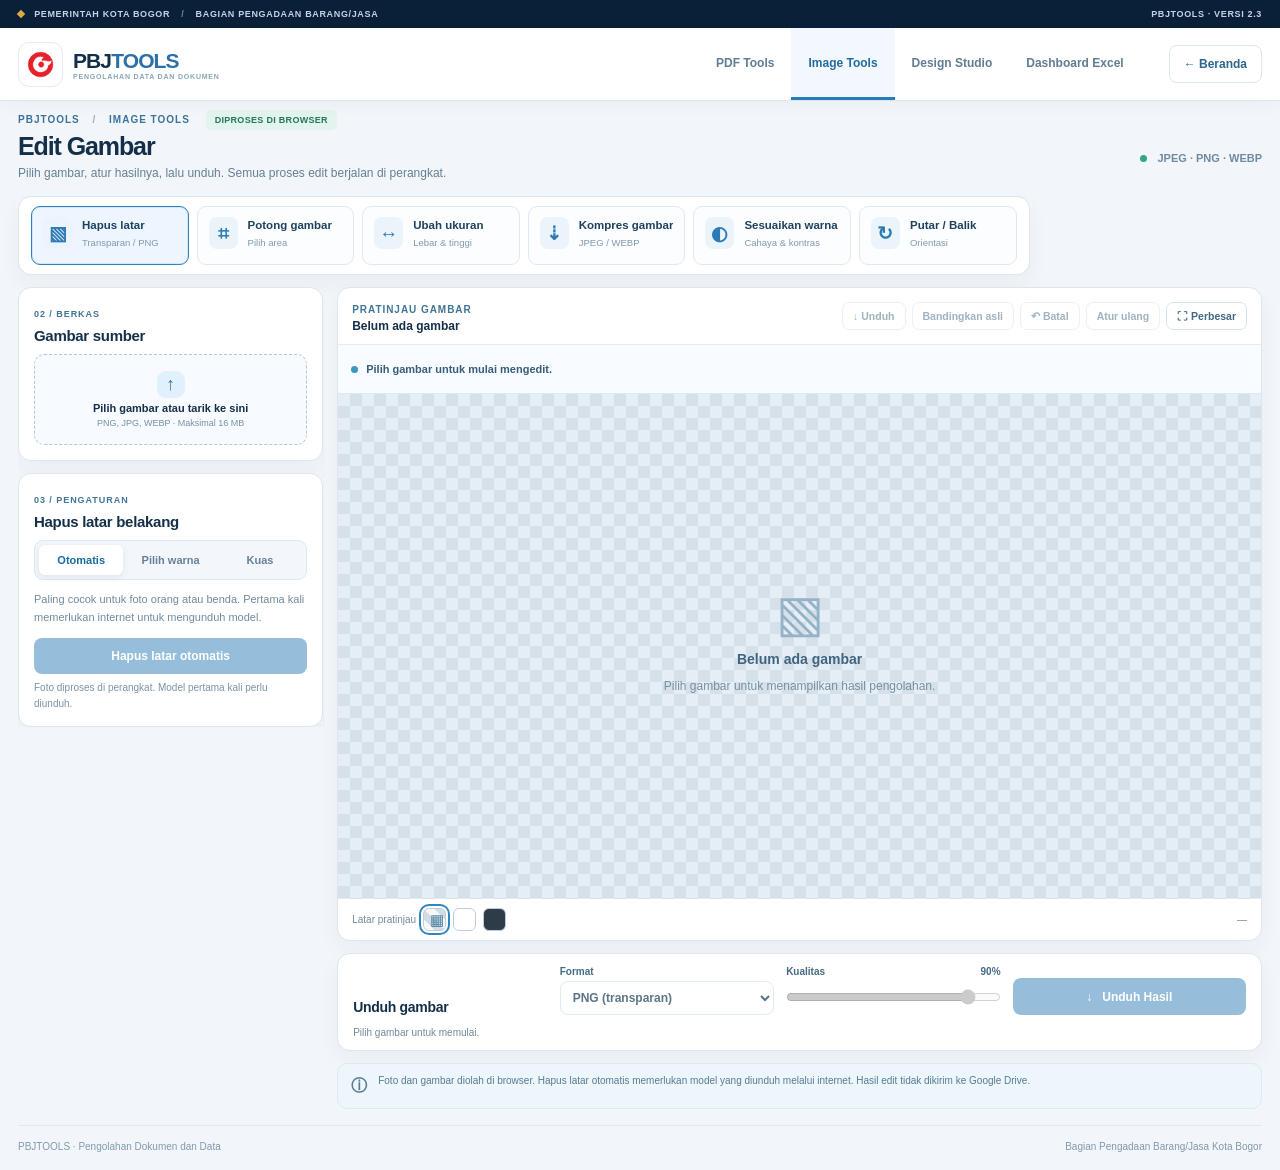
<file: image-tools.html>
<!DOCTYPE html>

<html lang="id">
<head>
<meta charset="utf-8"/><meta content="width=device-width, initial-scale=1" name="viewport"/>
<meta content="#09243d" name="theme-color"/>
<meta content="PBJTOOLS Image Tools — hapus latar belakang, potong, ubah ukuran, dan kompres gambar di browser." name="description"/>
<title>Image Tools | PBJTOOLS</title>
<link href="assets/favicon.ico" rel="icon"/>
<link href="image-tools.css" rel="stylesheet"/>
</head>
<body>
<div class="gov-line"><div class="container top-line"><span><i></i> PEMERINTAH KOTA BOGOR <em>/</em> BAGIAN PENGADAAN BARANG/JASA</span><span>PBJTOOLS · VERSI 2.3</span></div></div>
<header class="app-header"><div class="container header-inner"><a class="brand" href="index.html#beranda"><img alt="Logo PBJ" src="assets/pbj-logo.png"/><span><b>PBJ<span>TOOLS</span></b><small>PENGOLAHAN DATA DAN DOKUMEN</small></span></a><nav aria-label="Menu utama"><a href="index.html#beranda">PDF Tools</a><a aria-current="page" class="current" href="image-tools.html">Image Tools</a><a href="design-studio.html">Design Studio</a><a href="index.html#data-excel">Dashboard Excel</a></nav><a class="back-top" href="index.html#beranda">← Beranda</a></div></header>
<main class="container">
<div class="bread">PBJTOOLS <span>/</span> IMAGE TOOLS <span class="local">DIPROSES DI BROWSER</span></div>
<div class="page-title"><div><h1>Edit Gambar</h1><p>Pilih gambar, atur hasilnya, lalu unduh. Semua proses edit berjalan di perangkat.</p></div><div class="title-detail"><span class="dot"></span> JPEG · PNG · WEBP</div></div>
<section aria-label="Pengolahan gambar" class="studio">
<div class="panel tools-panel tool-strip"><div class="panel-head"><span>01 / ALAT GAMBAR</span><h2>Pilih pengolahan</h2></div><div aria-label="Alat gambar" class="tool-tiles" role="group">
<button aria-pressed="true" class="tile active" data-mode="remove"><span class="tile-ico">▧</span><strong>Hapus latar</strong><small>Transparan / PNG</small></button>
<button aria-pressed="false" class="tile" data-mode="crop"><span class="tile-ico">⌗</span><strong>Potong gambar</strong><small>Pilih area</small></button>
<button aria-pressed="false" class="tile" data-mode="resize"><span class="tile-ico">↔</span><strong>Ubah ukuran</strong><small>Lebar &amp; tinggi</small></button>
<button aria-pressed="false" class="tile" data-mode="compress"><span class="tile-ico">⇣</span><strong>Kompres gambar</strong><small>JPEG / WEBP</small></button>
<button aria-pressed="false" class="tile" data-mode="adjust"><span class="tile-ico">◐</span><strong>Sesuaikan warna</strong><small>Cahaya &amp; kontras</small></button>
<button aria-pressed="false" class="tile" data-mode="rotate"><span class="tile-ico">↻</span><strong>Putar / Balik</strong><small>Orientasi</small></button>
</div></div><div class="workspace"><div class="left-side">
<div class="panel upload-panel"><div class="panel-head"><span>02 / BERKAS</span><h2>Gambar sumber</h2></div><label class="dropzone" for="imgFile" id="dropZone" tabindex="0"><span class="upload-ico">↑</span><strong>Pilih gambar atau tarik ke sini</strong><small>PNG, JPG, WEBP · Maksimal 16 MB</small></label><input accept="image/png,image/jpeg,image/webp,.png,.jpg,.jpeg,.webp" hidden="" id="imgFile" type="file"/><div class="file-detail" hidden="" id="fileDetail"><span class="file-badge">IMG</span><div><strong id="fileName">—</strong><small id="fileMeta">—</small></div><button class="minor-btn" id="replaceImage">Ganti</button></div></div>
<div class="panel settings-panel"><div class="panel-head"><span>03 / PENGATURAN</span><h2 id="settingsTitle">Hapus latar belakang</h2></div>
<div class="mode-panel" id="mode-remove"><div aria-label="Cara menghapus latar" class="remove-method-tabs" role="tablist">
<button aria-selected="true" class="remove-tab active" data-remove-tab="auto" role="tab" type="button">Otomatis</button>
<button aria-selected="false" class="remove-tab" data-remove-tab="color" role="tab" type="button">Pilih warna</button>
<button aria-selected="false" class="remove-tab" data-remove-tab="brush" role="tab" type="button">Kuas</button>
</div>
<div class="remove-method" data-remove-panel="auto" role="tabpanel">
<p class="field-help">Paling cocok untuk foto orang atau benda. Pertama kali memerlukan internet untuk mengunduh model.</p>
<button class="main-action" disabled="" id="autoRemove">Hapus latar otomatis</button>
<small class="notice">Foto diproses di perangkat. Model pertama kali perlu diunduh.</small>
</div>
<div class="remove-method" data-remove-panel="color" hidden="" role="tabpanel">
<p class="field-help">Cocok untuk latar putih, logo, cap, atau gambar dengan warna polos. Setelah klik tombol, klik latarnya di gambar.</p>
<label for="tolerance">Toleransi warna <b id="toleranceVal">30</b></label><input id="tolerance" max="120" min="4" type="range" value="30"/>
<button class="outline-action" disabled="" id="colorRemove">Pilih warna dari gambar</button>
</div>
<div class="remove-method" data-remove-panel="brush" hidden="" role="tabpanel">
<p class="field-help">Usap gambar untuk menghapus bagian kecil atau mengembalikan bagian yang terhapus.</p>
<div class="button-row"><button class="outline-action" disabled="" id="brushErase">Hapus</button><button class="outline-action" disabled="" id="brushRestore">Pulihkan</button></div>
<label for="brushSize">Ukuran kuas <b id="brushVal">28</b> px</label><input id="brushSize" max="120" min="5" type="range" value="28"/>
<button class="subtle-action" disabled="" id="brushDone">Selesai memakai kuas</button>
</div></div>
<div class="mode-panel" hidden="" id="mode-crop"><p class="field-help">Tarik di atas gambar untuk memilih area yang akan dipertahankan.</p><div class="crop-options"><span>Rasio potong</span><div aria-label="Rasio potong gambar" class="crop-presets" role="group">
<button aria-pressed="true" class="crop-preset active" data-crop-ratio="free" type="button">Bebas</button>
<button class="crop-preset" data-crop-ratio="1" type="button">1:1</button>
<button class="crop-preset" data-crop-ratio="1.333333" type="button">4:3</button>
<button class="crop-preset" data-crop-ratio="1.777778" type="button">16:9</button>
</div></div><p class="crop-help" id="cropHelp">Tarik pada gambar untuk menentukan area potong. Tombol Terapkan ada di atas gambar.</p><button class="main-action" disabled="" id="applyCrop">Potong area pilihan</button><button class="subtle-action" disabled="" id="cancelCrop">Batalkan pilihan</button></div>
<div class="mode-panel" hidden="" id="mode-resize"><div class="dimensions"><label>Lebar (px)<input id="imgWidth" max="8000" min="1" placeholder="Lebar" type="number"/></label><label>Tinggi (px)<input id="imgHeight" max="8000" min="1" placeholder="Tinggi" type="number"/></label></div><label class="check-line"><input checked="" id="lockRatio" type="checkbox"/> Pertahankan rasio gambar</label><button class="main-action" disabled="" id="applyResize">Terapkan ukuran</button></div>
<div class="mode-panel" hidden="" id="mode-compress"><label for="compressFormat">Format hasil</label><select id="compressFormat"><option value="image/webp">WEBP — ukuran lebih kecil</option><option value="image/jpeg">JPG — kompatibel luas</option><option value="image/png">PNG — tanpa kehilangan kualitas</option></select><label for="compressQuality">Kualitas <b id="compressQualityVal">78%</b></label><input id="compressQuality" max="98" min="20" type="range" value="78"/><p class="field-help">Kualitas memengaruhi JPG dan WEBP. PNG memakai kompresi lossless.</p><button class="main-action" disabled="" id="applyCompress">Terapkan pilihan ekspor</button></div>
<div class="mode-panel" hidden="" id="mode-adjust"><label for="brightness">Kecerahan <b id="brightnessVal">0</b></label><input id="brightness" max="100" min="-100" type="range" value="0"/><label for="contrast">Kontras <b id="contrastVal">0</b></label><input id="contrast" max="100" min="-100" type="range" value="0"/><label for="saturation">Saturasi <b id="saturationVal">0</b></label><input id="saturation" max="100" min="-100" type="range" value="0"/><button class="main-action" disabled="" id="applyAdjust">Terapkan penyesuaian</button></div>
<div class="mode-panel" hidden="" id="mode-rotate"><div class="button-row two"><button class="outline-action" disabled="" id="rotateLeft">↶ 90° kiri</button><button class="outline-action" disabled="" id="rotateRight">↷ 90° kanan</button><button class="outline-action" disabled="" id="flipH">⇆ Balik horizontal</button><button class="outline-action" disabled="" id="flipV">⇅ Balik vertikal</button></div></div>
</div>
</div><div class="right-side"><div class="panel preview-panel"><div class="preview-top"><div><span>PRATINJAU GAMBAR</span><strong id="imageDimensions">Belum ada gambar</strong></div><div class="preview-actions"><button class="minor-btn" disabled="" id="quickDownload">↓ Unduh</button><button class="minor-btn" disabled="" id="viewOriginal">Bandingkan asli</button><button class="minor-btn" disabled="" id="undoBtn">↶ Batal</button><button class="minor-btn" disabled="" id="resetBtn">Atur ulang</button><button aria-pressed="false" class="minor-btn" id="expandPreview">⛶ Perbesar</button></div></div><div class="editor-actionbar" id="editorActionbar">
<div class="action-context"><span class="action-dot"></span><span id="quickHint">Pilih gambar untuk mulai mengedit.</span></div>
<div class="editor-action-buttons"><button class="toolbar-secondary" hidden="" id="quickCancel" type="button">Batalkan pilihan</button><button class="toolbar-primary" disabled="" hidden="" id="quickApply" type="button">Potong gambar</button></div>
</div>
<div aria-label="Kanvas pengolahan gambar" class="canvas-stage" id="canvasStage"><div class="preview-empty" id="emptyPreview"><span class="empty-icon">▧</span><strong>Belum ada gambar</strong><p>Pilih gambar untuk menampilkan hasil pengolahan.</p></div><div class="canvas-position" hidden="" id="canvasPosition"><canvas id="editCanvas"></canvas><div class="crop-selection" hidden="" id="cropSelection"></div><img alt="Gambar sebelum diedit" hidden="" id="originalOverlay"/></div></div>
<div class="preview-footer"><div aria-label="Latar pratinjau" class="preview-swatches"><span>Latar pratinjau</span><button aria-label="Transparan" class="swatch checker selected" data-bg="check" title="Transparan">▦</button><button aria-label="Putih" class="swatch white" data-bg="white" title="Putih"></button><button aria-label="Gelap" class="swatch dark" data-bg="dark" title="Gelap"></button></div><div id="editedMeta">—</div></div>
</div>
<div class="panel export-panel"><div class="export-heading"><div><span>04 / HASIL</span><h2>Unduh gambar</h2><p>Nama file asli dipertahankan dan ditambah -PBJtool.</p></div><span class="format-icon">PNG</span></div><div class="export-controls"><label>Format<select id="exportFormat"><option value="image/png">PNG (transparan)</option><option value="image/jpeg">JPG</option><option value="image/webp">WEBP</option></select></label><label>Kualitas <span id="exportQualityVal">90%</span><input id="exportQuality" max="100" min="20" type="range" value="90"/></label></div><div class="status-row"><div aria-live="polite" id="actionStatus" role="status">Pilih gambar untuk memulai.</div><div class="progress" hidden="" id="imageProgress"><div id="imageBar"></div></div></div><button class="download-btn" disabled="" id="downloadImage">↓   Unduh Hasil</button></div>
<div class="privacy-info"><span>ⓘ</span><p>Foto dan gambar diolah di browser. Hapus latar otomatis memerlukan model yang diunduh melalui internet. Hasil edit tidak dikirim ke Google Drive.</p></div>
</div></div></section>
<footer>PBJTOOLS · Pengolahan Dokumen dan Data <span>Bagian Pengadaan Barang/Jasa Kota Bogor</span></footer>
</main>
<script src="image-tools.js"></script>
</body>
</html>
</file>
<file: styles.css>
:root{--ink:#10172b;--muted:#67728a;--border:#e6eaf1;--purple:#6559ec;--purple2:#8c7cf6;--blue:#456df1;--navy:#0b1123;--paper:#f7f9fc;--white:#fff;--shadow:0 18px 65px rgba(28,38,75,.08);font-family:Inter,ui-sans-serif,-apple-system,BlinkMacSystemFont,"Segoe UI",Arial,sans-serif;font-synthesis:none;text-rendering:optimizeLegibility}
*,*:before,*:after{box-sizing:border-box}html{scroll-behavior:smooth}body{margin:0;color:var(--ink);background:#fff;-webkit-font-smoothing:antialiased;overflow-x:hidden}button,input,select{font:inherit}button{cursor:pointer}a{text-decoration:none;color:inherit}svg{width:20px;height:20px;fill:none;stroke:currentColor;stroke-width:1.8;stroke-linecap:round;stroke-linejoin:round;flex-shrink:0}.svg-sprite{width:0;height:0;position:absolute;overflow:hidden}button:focus-visible,a:focus-visible,input:focus-visible,select:focus-visible,.drop-zone:focus-visible{outline:3px solid #afadff;outline-offset:3px}.container{width:min(1190px,calc(100% - 64px));margin:auto}.container-wide{width:min(1320px,calc(100% - 72px));margin:auto}[hidden]{display:none!important}.sr-only{position:absolute;width:1px;height:1px;opacity:0;pointer-events:none}.top-nav{position:sticky;z-index:30;top:0;background:rgba(10,16,34,.96);backdrop-filter:blur(18px);border-bottom:1px solid rgba(255,255,255,.075)}.nav-wrap{height:77px;display:flex;align-items:center;justify-content:space-between;gap:26px}.brand{display:inline-flex;align-items:center;gap:10px;font-size:22px;font-weight:850;letter-spacing:-.9px;white-space:nowrap;color:#fff}.brand-logo{width:34px;height:34px;display:grid;place-items:center;background:linear-gradient(135deg,#766aff,#4a43df);color:#fff;border-radius:10px;box-shadow:0 6px 20px #6d62ff33}.brand-logo svg{width:19px;height:19px;stroke-width:2.5}.brand-accent{color:#a7a1ff;margin-left:-10px}.brand-dot{font-size:25px;color:#a7a1ff;margin-left:-9px}.brand-betatag{font-size:9px;letter-spacing:1px;border:1px solid #505578;color:#a6a9c8;padding:5px 6px;border-radius:5px;margin-left:0}.nav-links{display:flex;gap:34px;margin-left:auto}.nav-links a{color:#aeb4ca;font-size:13px;font-weight:600;transition:color .2s}.nav-links a:hover{color:#fff}.nav-cta{display:flex;align-items:center;gap:13px}.nav-history{color:#bdc3d6!important}.history-count{background:#3a4160;padding:2px 7px;border-radius:30px;margin-left:2px;font-size:10px}.btn{border:0;display:inline-flex;align-items:center;justify-content:center;gap:10px;border-radius:10px;padding:12px 18px;font-weight:750;font-size:13px;transition:transform .2s,background .2s,box-shadow .2s;white-space:nowrap}.btn:hover{transform:translateY(-2px)}.btn svg{width:17px;height:17px}.btn-primary{background:#6c60f5;color:white;box-shadow:0 12px 30px #5144e43b}.btn-primary:hover{background:#7b70fa;box-shadow:0 13px 32px #5144e455}.btn-outline{background:#ffffff10;border:1px solid #848ba64d;color:#eef0fa}.btn-outline:hover{background:#ffffff1b}.btn-ghost{background:transparent;color:#fff;box-shadow:none}.btn-sm{padding:10px 15px;font-size:12px}.btn-lg{padding:16px 22px;border-radius:12px;font-size:14px}.btn-light{background:white;color:#3a2dba}.btn-outline-dark{border:1px solid #dfe4ef;background:#fff;color:#39445a;box-shadow:none}.btn-outline-dark:hover{background:#f8f9ff}.mobile-menu{display:none}.icon-button{border:0;background:transparent;color:inherit;width:36px;height:36px;display:grid;place-items:center}
.hero{position:relative;width:100%;max-width:none;padding:104px max(32px,calc((100% - 1190px)/2)) 100px;display:grid;grid-template-columns:1.04fr 1fr;align-items:center;gap:50px;min-height:630px;overflow:hidden;background:radial-gradient(ellipse at 85% 17%,#302b6263,transparent 45%),linear-gradient(135deg,#0c1225,#121933 70%,#151a39);color:white}.hero-glow{position:absolute;pointer-events:none;border-radius:50%;filter:blur(55px);opacity:.25}.glow-one{height:390px;width:390px;background:#6253d8;right:5%;top:10%}.glow-two{height:220px;width:280px;background:#1b9ab6;left:-8%;bottom:-30%}.hero-copy{position:relative;z-index:1}.eyebrow{display:inline-flex;align-items:center;gap:10px;padding:9px 13px;border:1px solid #7777ba53;border-radius:20px;background:#7b79ff15;color:#c2bcff;font-size:11px;font-weight:700;letter-spacing:.15px}.live-dot{display:inline-block;width:7px;height:7px;background:#a995ff;border-radius:50%;box-shadow:0 0 0 4px #978cfc25}.hero h1{font-size:clamp(48px,4.6vw,70px);line-height:1.105;letter-spacing:-3.7px;margin:25px 0 20px;font-weight:850}.gradient-text{background:linear-gradient(95deg,#b3aaff 0%,#7fe7f1 95%);color:transparent;background-clip:text}.hero-sub{max-width:505px;line-height:1.85;font-size:16px;color:#abb3ce;margin:0}.hero-actions{display:flex;flex-wrap:wrap;gap:13px;margin-top:30px}.hero-notes{display:flex;flex-wrap:wrap;gap:22px;margin-top:28px;color:#959fbe;font-size:11px;font-weight:600}.hero-notes span{display:inline-flex;align-items:center;gap:6px}.hero-notes svg{width:13px;height:13px;color:#85dcb3}.hero-visual{position:relative;min-height:398px;display:flex;align-items:center;justify-content:center;isolation:isolate}.visual-orbit{border:1px solid #8580d51e;position:absolute;border-radius:50%;z-index:-1}.orbit-a{width:510px;height:510px}.orbit-b{width:670px;height:670px}.dashboard-mock{width:min(100%,530px);background:#fbfcff;color:#17203a;border-radius:19px;box-shadow:0 30px 100px #0306137b;transform:rotate(-1.6deg);overflow:hidden;animation:float 7s ease-in-out infinite}.mock-top{display:flex;align-items:center;justify-content:space-between;background:#fff;padding:13px 20px;border-bottom:1px solid #eaedf5}.mock-badge{font-size:10px;font-weight:800;color:#606785}.mock-dot{display:inline-block;width:7px;height:7px;border-radius:50%;background:#6a60f0;margin-right:6px}.mock-more{letter-spacing:3px;color:#a0a6b9}.mock-body{padding:24px 24px 26px}.mock-overline{color:#8e97a9;font-size:9px;font-weight:850;letter-spacing:1.8px}.mock-heading{font-size:18px;font-weight:850;letter-spacing:-.6px;margin-top:8px;display:flex;justify-content:space-between;align-items:center;gap:5px}.mock-chip{display:flex;align-items:center;gap:5px;color:#69738b;background:#f0f2f8;border-radius:7px;padding:7px;font-size:10px;font-weight:700;letter-spacing:0}.mock-chip svg{width:11px;height:11px}.mock-kpis{display:grid;grid-template-columns:repeat(3,1fr);gap:10px;margin-top:22px}.mock-kpis>div{border:1px solid #edf0f6;background:#fff;border-radius:10px;padding:13px 12px;display:flex;flex-direction:column;gap:6px}.mock-kpis small{font-size:9px;color:#828a9e}.mock-kpis strong{font-size:23px;letter-spacing:-.5px}.mock-kpis span{font-size:8px;color:#9097aa}.mock-kpis .mock-up{color:#1dbb91;font-weight:800}.mock-graph{border-radius:12px;border:1px solid #edf0f6;margin-top:11px;background:#fff;padding:16px}.mock-chart-title{font-size:11px;font-weight:800;display:flex;justify-content:space-between}.mock-chart-title span{color:#5f5bea;font-size:9px}.mock-bars{margin-top:15px;display:grid;gap:12px}.mock-bars>div{display:flex;align-items:center;gap:12px;font-size:9px;color:#8992a7}.mock-bars>div>span{width:38px}.mock-bars i{flex:1;display:block;height:9px;border-radius:4px;background:linear-gradient(90deg,#615cf2 var(--bar),#eff1f9 var(--bar));animation:grow 1s ease-out backwards}.mock-bars b{color:#717d94}.floating-pill{position:absolute;z-index:1;display:flex;align-items:center;gap:9px;color:#25304b;font-size:11px;font-weight:800;padding:12px 15px;border-radius:13px;background:white;box-shadow:0 12px 35px #0004;white-space:nowrap}.pill-left{top:10px;left:-60px;transform:rotate(-7deg)}.pill-right{bottom:4px;right:-35px;transform:rotate(5deg)}.pill-icon{width:25px;height:25px;border-radius:7px;display:grid;place-items:center}.pill-icon svg{width:14px;height:14px}.pill-icon.purple{background:#efe9ff;color:#6a52df}.pill-icon.green{background:#e7fbf1;color:#1dba7e}@keyframes float{0%,100%{transform:translateY(0) rotate(-1.6deg)}50%{transform:translateY(-12px) rotate(-1.2deg)}}@keyframes grow{from{background:linear-gradient(90deg,#615cf2 0,#eff1f9 0)}}
.trust-strip{padding:31px 0;border-bottom:1px solid #edf0f5;display:flex;align-items:center;justify-content:space-between;gap:30px}.trust-label{color:#7b8499;font-size:12px;font-weight:750}.trust-items{display:flex;align-items:center;justify-content:flex-end;gap:25px;flex-wrap:wrap;color:#67718a;font-size:11px;font-weight:750}.trust-items span{display:flex;align-items:center;gap:8px}.trust-items svg{width:17px;height:17px;color:#7779a9}.section{padding:104px 0}.section-soft{background:#f7f9fd}.section-head{text-align:center;margin-bottom:48px}.section-kicker{font-size:11px;letter-spacing:2px;font-weight:850;color:#7164ea}.section-head h2,.feature-heading h2{letter-spacing:-1.8px;font-size:clamp(31px,3.5vw,46px);line-height:1.2;margin:13px 0 13px}.section-head h2 span,.feature-heading h2 span{color:#6c5fe4}.section-head p,.feature-heading p{color:#758198;font-size:15px;line-height:1.7;margin:0}.steps-grid{display:grid;grid-template-columns:repeat(3,1fr);gap:20px}.step-card{position:relative;background:white;border:1px solid #e8ecf4;border-radius:17px;padding:29px;box-shadow:0 7px 22px #27345c05}.step-num{position:absolute;top:24px;right:25px;font-size:22px;color:#dce0ee;font-weight:800}.step-illustration{width:71px;height:71px;border-radius:19px;display:grid;place-items:center;margin-bottom:23px}.step-illustration svg{width:31px;height:31px}.step-ill-a{background:#ebeaff;color:#7268ed}.step-ill-b{background:#e5f6fa;color:#259fb1}.step-ill-c{background:#edfbf3;color:#30aa75}.step-card h3{font-size:18px;letter-spacing:-.5px;margin:0 0 10px}.step-card p{line-height:1.8;font-size:13px;color:#7b859a;margin:0}.template-grid{display:grid;grid-template-columns:repeat(3,1fr);gap:20px}.template-card{text-align:left;border:1px solid #e8ecf3;background:white;border-radius:17px;padding:10px;transition:transform .25s,box-shadow .25s}.template-card:hover{transform:translateY(-6px);box-shadow:var(--shadow)}.template-preview{height:196px;position:relative;border-radius:12px;padding:18px 20px;overflow:hidden}.preview-cert{background:linear-gradient(135deg,#e9e7ff,#d7e1ff)}.preview-fin{background:linear-gradient(135deg,#e1f5f4,#d7f1e2)}.preview-emp{background:linear-gradient(135deg,#fbecdf,#f4e3f3)}.preview-pill{border-radius:6px;padding:6px 9px;background:#ffffffa8;font-size:9px;font-weight:800;color:#5c6480}.preview-big{font-size:50px;font-weight:850;letter-spacing:-2px;margin:18px 0 13px;color:#34316e}.preview-big small{font-size:18px;color:#7775a1;letter-spacing:-.2px}.mini-progress{height:8px;background:#c3c3e7;border-radius:12px;overflow:hidden}.mini-progress span{display:block;height:100%;background:#7868ec;border-radius:12px}.preview-foot{margin-top:14px;font-size:10px;font-weight:700;display:flex;justify-content:space-between;color:#77739b}.preview-fin .preview-big{color:#236c68;margin:18px 0 0}.preview-fin .preview-big small{color:#6b9591}.pre-mini-bars{position:absolute;bottom:0;right:17px;width:55%;height:82px;display:flex;gap:7px;align-items:flex-end}.pre-mini-bars i{height:50%;flex:1;border-radius:7px 7px 0 0;background:#59bbaa70}.preview-people{display:flex;margin-top:22px}.preview-people span{width:33px;height:33px;border-radius:50%;border:3px solid #f8eaf0;margin-right:-7px;display:grid;place-items:center;background:#d6a9bc;color:white;font-size:9px;font-weight:800}.preview-people span:nth-child(2){background:#a995bd}.preview-people span:nth-child(3){background:#b5ba92}.preview-people span:nth-child(4){background:#fff;color:#a1879e}.preview-emp .preview-big{font-size:38px;color:#774965;margin:16px 0 0}.preview-emp .preview-big small{font-size:14px}.preview-emp .preview-foot{margin-top:10px;color:#9c7b8d}.template-content{display:flex;align-items:center;gap:11px;padding:16px 10px 11px}.template-emoji{height:35px;width:35px;display:grid;place-items:center;border-radius:11px;background:#f3f2fe;color:#6c5de6;font-size:21px}.template-content h3{font-size:13px;letter-spacing:-.2px;margin:0 0 5px}.template-content p{font-size:11px;color:#8b93a7;margin:0}.template-content>svg{margin-left:auto;width:16px;height:16px;color:#7984a0}.feature-layout{display:grid;grid-template-columns:.85fr 1.15fr;align-items:center;gap:95px}.feature-heading h2{margin-top:17px}.feature-heading p{max-width:340px;margin-bottom:26px}.feature-grid{display:grid;grid-template-columns:repeat(2,1fr);gap:16px}.feature-grid article{background:white;padding:24px;border:1px solid #e9edf5;border-radius:16px;min-height:190px}.feature-icon{width:40px;height:40px;border-radius:11px;display:grid;place-items:center}.feature-icon.blue{background:#e6efff;color:#5e82e5}.feature-icon.amber{background:#fff4df;color:#e0a53d}.feature-icon.violet{background:#f0eaff;color:#9269e2}.feature-icon.mint{background:#e2f7ef;color:#3cbd8b}.feature-grid h3{font-size:14px;margin:17px 0 7px}.feature-grid p{font-size:12px;color:#7d879b;line-height:1.75;margin:0}.pricing-section{padding-bottom:60px}.price-card{max-width:790px;display:flex;align-items:center;justify-content:space-between;gap:25px;padding:36px 42px;border:1px solid #dcdff4;border-radius:20px;box-shadow:0 12px 40px #6366dd0d;margin:auto;background:linear-gradient(135deg,#fff,#f8f9ff)}.price-label{color:#7364e5;font-size:11px;font-weight:850;letter-spacing:1.3px}.price-number{font-size:45px;letter-spacing:-2px;font-weight:850;margin:8px 0}.price-number span{font-size:12px;font-weight:600;color:#858da0;letter-spacing:0}.price-card p{font-size:13px;line-height:1.7;color:#778298;max-width:450px}.price-checks{display:flex;gap:18px;flex-wrap:wrap;margin-top:19px}.price-checks span{display:flex;align-items:center;gap:5px;font-size:11px;font-weight:750;color:#556078}.price-checks svg{width:14px;height:14px;color:#27b17d}.cta-section{position:relative;overflow:hidden;text-align:center;border-radius:22px;margin-top:40px;margin-bottom:78px;background:#252555;color:white;padding:69px 20px}.cta-glow{position:absolute;border-radius:50%;height:400px;width:400px;background:#6c5bef40;filter:blur(50px);right:-120px;top:-250px}.cta-section .section-kicker{color:#bab0ff}.cta-section h2{font-size:clamp(28px,3.4vw,42px);letter-spacing:-1px;margin:16px 0 10px}.cta-section p{color:#bdbde0;font-size:14px;margin:0 0 25px}.footer{border-top:1px solid #ebedf5;background:#f9faff}.footer-inner{min-height:100px;display:flex;align-items:center;justify-content:space-between;gap:18px}.footer-brand{color:#262b4b;font-size:18px}.footer-brand .brand-logo{height:28px;width:28px}.footer-brand .brand-logo svg{height:16px;width:16px}.footer-brand .brand-accent{color:#6a60e8}.footer-inner>p,.footer-inner>span:last-child{color:#8992a6;font-size:11px}
/* Workspace */
.workspace{background:#f5f7fb;min-height:calc(100vh - 77px);padding:32px 0 70px}.workspace-heading{display:flex;align-items:center;justify-content:space-between;gap:20px;margin-bottom:35px}.workspace-breadcrumb{display:flex;align-items:center;gap:9px;color:#9ca4b3;font-size:12px;font-weight:650}.back-link{border:0;background:transparent;color:#655be5;font-weight:800;padding:5px 0}.workspace-head-actions{display:flex;gap:10px;flex-wrap:wrap}.workspace-title-row{display:flex;justify-content:space-between;gap:22px;align-items:end;margin-bottom:23px}.workspace-eyebrow{font-size:10px;font-weight:850;letter-spacing:1.5px;color:#796fe6}.workspace-eyebrow .live-dot{width:6px;height:6px;margin-right:6px}.dashboard-title-input{display:block;background:transparent;border:0;outline:0;border-bottom:1px solid transparent;max-width:min(620px,100%);width:100%;margin:10px 0 8px;font-size:34px;letter-spacing:-1.3px;font-weight:850;color:#11182d;padding:0 0 3px}.dashboard-title-input:focus{border-bottom-color:#7667ed}.workspace-title-row p{font-size:13px;color:#8190a5;margin:0}.work-meta{display:flex;gap:8px;flex-wrap:wrap;justify-content:flex-end}.work-meta span{border:1px solid #e5e9f0;padding:8px 10px;border-radius:7px;font-size:10px;font-weight:750;color:#778298;background:#fff}.work-meta .status-ready{color:#16a177;background:#eafaf2;border-color:#ddf5e8}.workspace-options{display:flex;align-items:flex-end;flex-wrap:wrap;gap:12px;padding:17px;border:1px solid #e8ecf4;border-radius:14px;background:white;margin-bottom:18px;box-shadow:0 3px 10px #16254705}.option-group{display:flex;flex-direction:column;gap:7px;min-width:180px;flex:1}.option-group label{font-size:10px;font-weight:850;color:#7e889c}.option-group select,.data-tools select{height:39px;border:1px solid #e4e8f0;color:#34415a;background:#f8f9fc;border-radius:8px;padding:0 12px;font-weight:650;font-size:12px;max-width:100%}.print-button{height:39px}.kpi-grid{display:grid;grid-template-columns:repeat(4,minmax(0,1fr));gap:16px;margin:18px 0}.kpi-card{background:white;border-radius:14px;border:1px solid #e7ebf3;padding:21px 20px;min-width:0;position:relative;overflow:hidden;box-shadow:0 3px 15px #13194305}.kpi-icon{display:grid;place-items:center;width:33px;height:33px;border-radius:9px;background:#efedff;color:#7268ec;margin-bottom:17px}.kpi-icon svg{width:18px;height:18px}.kpi-card:nth-child(2) .kpi-icon{background:#e7f6ff;color:#3c9cdb}.kpi-card:nth-child(3) .kpi-icon{background:#e9f8ef;color:#26aa79}.kpi-card:nth-child(4) .kpi-icon{background:#fff1e1;color:#d89a49}.kpi-label{font-size:11px;font-weight:700;color:#8892a5;margin-bottom:7px;white-space:nowrap;overflow:hidden;text-overflow:ellipsis}.kpi-value{font-size:26px;line-height:1.15;letter-spacing:-1px;font-weight:850;color:#17213a;white-space:nowrap;overflow:hidden;text-overflow:ellipsis}.kpi-note{font-size:10px;color:#a2aabc;margin-top:9px}.insight-panel{display:flex;gap:15px;align-items:flex-start;margin:17px 0;padding:18px 20px;border:1px solid #dfdffa;background:linear-gradient(115deg,#f1f0ff,#f8f8ff);border-radius:13px;color:#50547e}.insight-icon{height:35px;width:35px;border-radius:10px;background:#e4e1ff;color:#7468ec;display:grid;place-items:center}.insight-panel h3{font-size:12px;letter-spacing:.2px;margin:1px 0 7px;color:#35306e}.insight-panel p{font-size:12px;margin:0;line-height:1.75;color:#626b88}.graphs-grid{display:grid;grid-template-columns:1.25fr 1fr;gap:17px;margin-bottom:17px}.dash-panel{background:#fff;border:1px solid #e7ebf3;border-radius:14px;box-shadow:0 4px 17px #23305405;min-width:0;overflow:hidden}.dash-panel-heading{display:flex;align-items:center;justify-content:space-between;gap:15px;padding:23px 23px 12px}.panel-kicker{font-size:9px;font-weight:850;letter-spacing:1.35px;color:#938ba9}.dash-panel-heading h3{font-size:15px;margin:7px 0 0;letter-spacing:-.3px}.panel-subtle{font-size:10px;letter-spacing:1px;color:#b4bac8;font-weight:800}.bar-chart{padding:3px 24px 26px;min-height:278px}.bar-row{display:grid;grid-template-columns:minmax(70px,135px) 1fr 75px;align-items:center;gap:13px;margin:15px 0}.bar-label{overflow:hidden;text-overflow:ellipsis;white-space:nowrap;font-size:11px;color:#6f7b90;font-weight:650}.bar-track{height:13px;overflow:hidden;background:#f0f2fb;border-radius:5px}.bar-fill{height:100%;min-width:3px;border-radius:5px;background:linear-gradient(90deg,#6d63f1,#9a8afc);animation:barReveal .7s ease-out both}.bar-value{white-space:nowrap;text-align:right;font-size:10px;font-weight:800;color:#566077}.bar-note{font-size:10px;color:#a2aabd;margin-top:15px}.donut-holder{display:flex;align-items:center;justify-content:center;gap:26px;padding:12px 21px 26px;min-height:285px}.donut-visual{width:185px;height:185px;flex:none;display:grid;place-items:center;position:relative}.donut-visual svg{width:100%;height:100%;transform:rotate(-90deg)}.donut-middle{position:absolute;text-align:center;pointer-events:none}.donut-middle strong{font-size:26px;font-weight:850;letter-spacing:-1px;display:block}.donut-middle span{font-size:10px;color:#9aa1b2}.donut-legend{flex:1;min-width:105px;display:grid;gap:13px}.legend-item{display:flex;align-items:center;gap:7px;font-size:10px;color:#6f7a90}.legend-item i{width:8px;height:8px;border-radius:3px;display:block;flex:none}.legend-item span{overflow:hidden;text-overflow:ellipsis;white-space:nowrap;flex:1}.legend-item strong{color:#263653;font-size:10px}.data-panel-heading{padding:23px 23px 19px}.data-panel-heading p{font-size:11px;color:#a0a8b8;margin:6px 0 0}.data-tools{display:flex;gap:10px}.search-field{position:relative}.search-field svg{width:15px;height:15px;position:absolute;left:11px;top:11px;color:#939caf}.search-field input{height:37px;width:230px;padding:0 10px 0 32px;border-radius:8px;border:1px solid #e4e8f0;background:#f9fafd;font-size:11px;outline:none}.search-field input:focus{border-color:#a4a1ed}.data-tools select{height:37px;max-width:180px}.data-table-wrap{overflow:auto;width:100%;border-top:1px solid #eef0f6;border-bottom:1px solid #eef0f6}.data-table{width:100%;border-collapse:collapse;font-size:11px;min-width:690px}.data-table th{background:#fafbfe;font-weight:850;color:#8590a5;text-align:left;font-size:10px;padding:14px 19px;white-space:nowrap;cursor:pointer}.data-table th:hover{color:#6960da}.data-table td{padding:13px 19px;border-top:1px solid #f0f2f7;color:#5e6981;white-space:nowrap;max-width:245px;overflow:hidden;text-overflow:ellipsis}.data-table tr:hover td{background:#fbfbff}.empty-cell{text-align:center!important;padding:38px!important;color:#9fa8b9!important}.table-footer{display:flex;justify-content:space-between;align-items:center;gap:12px;padding:17px 22px;font-size:11px;color:#9ba4b4}.pager{display:flex;align-items:center;gap:10px}.pager button{width:29px;height:29px;border-radius:7px;border:1px solid #e6e9ef;background:white;color:#5b6481}.pager button:disabled{opacity:.35;cursor:default}.workspace-notice{display:flex;gap:12px;margin-top:17px;background:#eff4f9;border-radius:11px;padding:16px 18px;color:#748298}.workspace-notice>svg{flex:none;color:#6a88aa}.workspace-notice p{font-size:11px;line-height:1.6;margin:0}.workspace-notice b{color:#53647e}
/* Modal & toasts */
.modal{position:fixed;inset:0;z-index:80;display:grid;place-items:center;padding:20px}.modal-backdrop{position:absolute;inset:0;background:#0b102bbd;backdrop-filter:blur(6px)}.modal-card{position:relative;width:min(100%,520px);max-height:calc(100dvh - 30px);overflow:auto;background:#fff;border-radius:22px;box-shadow:0 25px 90px #080c22a3;padding:34px;text-align:center;animation:modalIn .25s ease-out}.modal-close{position:absolute;right:17px;top:17px;color:#8790a4}.modal-mark{width:52px;height:52px;border-radius:16px;background:#eeeaff;color:#675de8;display:grid;place-items:center;margin:0 auto 18px}.modal-mark svg{width:25px;height:25px}.modal-card h2{font-size:24px;letter-spacing:-.6px;margin:0 0 10px}.modal-card>p{color:#8490a3;font-size:12px;line-height:1.65;margin:0 0 24px}.drop-zone{background:#fbfaff;border:2px dashed #d4d4ef;border-radius:14px;min-height:235px;padding:29px 15px;display:flex;flex-direction:column;align-items:center;justify-content:center;gap:9px;transition:background .2s,border-color .2s;cursor:pointer}.drop-zone.dragover{background:#f1efff;border-color:#6c60f5}.drop-icon{color:#776aee;margin-bottom:7px}.drop-icon svg{height:37px;width:37px}.drop-zone strong{font-size:13px}.drop-zone span{font-size:11px;color:#929bad;margin-bottom:8px}.upload-foot{display:flex;align-items:center;justify-content:center;gap:6px;margin-top:19px;color:#99a1b0;font-size:11px}.upload-foot svg{width:15px;height:15px;color:#57b68e}.upload-error{margin-top:13px;background:#fff0f0;color:#b64444;border-radius:8px;font-size:11px;padding:10px}.history-modal{text-align:left}.history-modal .modal-mark{margin-left:0}.history-list{display:grid;gap:10px}.history-item{display:flex;align-items:center;gap:10px;border-radius:10px;border:1px solid #e7eaf2;padding:13px}.history-main{flex:1;min-width:0}.history-main strong{display:block;font-size:12px;white-space:nowrap;text-overflow:ellipsis;overflow:hidden}.history-main span{font-size:10px;color:#97a0b2}.history-item button{border:1px solid #e5e8f0;border-radius:7px;background:#fff;color:#7468da;font-weight:750;font-size:11px;padding:8px}.history-item .delete-btn{padding:8px;color:#af6674}.history-item svg{width:13px;height:13px}.history-empty{padding:22px 0;text-align:center;color:#a0a8b8;font-size:12px}.toast{position:fixed;z-index:110;bottom:25px;left:50%;transform:translate(-50%,30px);border-radius:11px;padding:12px 18px;background:#1f2845;color:white;box-shadow:0 12px 42px #10152648;opacity:0;transition:opacity .25s,transform .25s;pointer-events:none;font-size:12px;font-weight:700;text-align:center;max-width:calc(100vw - 20px)}.toast.visible{opacity:1;transform:translate(-50%,0)}@keyframes modalIn{from{opacity:0;transform:translateY(10px) scale(.98)}to{opacity:1;transform:translateY(0) scale(1)}}@keyframes barReveal{from{width:0}to{width:var(--w)}}
@media(max-width:1150px){.hero{gap:10px;padding-left:40px;padding-right:40px}.pill-left{left:-10px}.pill-right{right:-10px}.donut-holder{gap:13px}.donut-visual{width:145px;height:145px}.feature-layout{gap:45px}.trust-strip{flex-direction:column;align-items:center;gap:15px}.trust-items{justify-content:center}}
@media(max-width:920px){.nav-links{gap:15px}.hero{grid-template-columns:1fr;padding:80px 45px 65px;gap:60px;text-align:center}.hero-copy{max-width:660px;margin:auto}.hero h1{font-size:62px}.hero-sub{margin:auto}.hero-actions,.hero-notes{justify-content:center}.hero-visual{max-width:600px;width:100%;margin:auto}.pill-left{left:10px}.pill-right{right:10px}.steps-grid,.template-grid{gap:13px}.feature-layout{grid-template-columns:1fr;gap:28px}.feature-heading{text-align:center}.feature-heading p{margin:0 auto 22px}.feature-grid{grid-template-columns:repeat(4,1fr)}.feature-grid article{padding:16px}.kpi-grid{grid-template-columns:repeat(2,1fr)}.graphs-grid{grid-template-columns:1fr}.donut-holder{justify-content:flex-start;padding-left:50px}.workspace-title-row{align-items:start;flex-direction:column}.work-meta{justify-content:flex-start}.data-panel-heading{align-items:start;flex-direction:column}.data-tools{width:100%}.search-field{flex:1}.search-field input{width:100%}}
@media(max-width:670px){.container,.container-wide{width:calc(100% - 32px)}.nav-wrap{height:66px}.brand{font-size:20px}.brand-logo{width:31px;height:31px}.nav-links{display:none;position:absolute;top:66px;left:0;right:0;background:#101832;padding:18px 22px;flex-direction:column;gap:20px;box-shadow:0 13px 20px #0004}.nav-links.open{display:flex}.nav-cta .nav-history{display:none}.nav-cta .btn{font-size:11px;padding:10px}.mobile-menu{display:grid;color:white}.hero{padding:66px 18px 62px}.hero h1{font-size:clamp(39px,10vw,57px);letter-spacing:-2.5px}.hero-sub{font-size:14px}.hero-actions{flex-direction:column;align-items:center}.hero-actions .btn{width:min(100%,320px)}.hero-notes{gap:10px;font-size:10px}.hero-visual{min-height:305px}.dashboard-mock{width:96%}.mock-body{padding:16px}.mock-kpis{gap:5px}.mock-kpis>div{padding:10px 7px}.mock-kpis strong{font-size:19px}.mock-kpis small,.mock-kpis span{font-size:8px}.mock-heading{font-size:14px}.pill-left,.pill-right{display:none}.trust-items{gap:12px 18px}.trust-label{text-align:center}.section{padding:70px 0}.section-head h2{letter-spacing:-1.2px}.steps-grid,.template-grid{grid-template-columns:1fr}.template-preview{height:178px}.feature-grid{grid-template-columns:repeat(2,1fr)}.feature-grid article{min-height:165px}.price-card{padding:26px;flex-direction:column;align-items:stretch}.price-card .btn{width:100%}.cta-section{margin-top:0;padding:60px 16px;margin-bottom:45px}.footer-inner{padding:28px 0;min-height:0;align-items:flex-start;flex-direction:column}.workspace{padding-top:20px}.workspace-heading{align-items:flex-start;flex-direction:column;margin-bottom:26px}.workspace-head-actions{width:100%}.workspace-head-actions .btn{flex:1;font-size:10px;padding:9px 8px}.dashboard-title-input{font-size:27px}.workspace-options{gap:9px}.option-group{min-width:calc(50% - 5px)}.print-button{width:100%}.kpi-grid{gap:9px}.kpi-card{padding:16px 13px}.kpi-value{font-size:23px}.bar-chart{padding:8px 13px 20px}.bar-row{grid-template-columns:minmax(60px,95px) 1fr 55px;gap:6px}.bar-label{font-size:10px}.bar-value{font-size:9px}.donut-holder{flex-direction:column;justify-content:center;padding:13px 15px 25px}.donut-legend{width:100%;grid-template-columns:1fr 1fr;padding:0 10px}.data-tools{flex-direction:column}.data-tools select{max-width:100%}.modal-card{padding:26px 18px}.drop-zone{padding:20px 10px}}
@media(prefers-reduced-motion:reduce){*,*:before,*:after{scroll-behavior:auto!important;animation-duration:.01ms!important;transition-duration:.01ms!important}}
@media print{.top-nav,#landing,#footer,.workspace-heading,.workspace-options,.workspace-notice,.data-tools,.table-footer,.modal,.toast{display:none!important}body,.workspace{background:white!important}#workspace{display:block!important;padding:0!important}.container-wide{width:100%!important}.workspace-title-row{margin:0 0 10px}.dashboard-title-input{border:0!important}.kpi-grid{grid-template-columns:repeat(4,1fr)!important}.graphs-grid{grid-template-columns:1.2fr 1fr!important;gap:10px}.dash-panel,.kpi-card,.insight-panel{break-inside:avoid;box-shadow:none!important}.data-table-wrap{overflow:visible}.data-table{min-width:0;font-size:9px}.data-table th,.data-table td{padding:6px}.data-table tbody tr:nth-child(n+25){display:none}body{print-color-adjust:exact;-webkit-print-color-adjust:exact}}
</file>
<file: pdf-studio.css>
/* LAPORIN PDF Studio — responsive document workspace */
.pdf-new-label{font-size:8px;font-weight:900;color:#b8fff0;background:#1a776c;padding:3px 5px;border-radius:4px;vertical-align:middle;margin-left:4px;letter-spacing:.3px}
.pdf-feature{margin-top:0;margin-bottom:64px;position:relative;padding:34px;display:grid;grid-template-columns:.95fr 1.05fr;gap:40px;align-items:center;overflow:hidden;background:#161d3b;border:1px solid #313b66;border-radius:24px;box-shadow:0 22px 70px #171c4129;color:white}
.pdf-feature:before{content:"";position:absolute;width:360px;height:360px;right:-155px;top:-220px;border-radius:50%;background:#796afe4a;filter:blur(45px);pointer-events:none}
.pdf-feature-intro{position:relative}.pdf-feature-kicker{font-size:10px;letter-spacing:1.5px;color:#b4aaff;font-weight:850;display:flex;align-items:center;gap:8px}.pdf-feature-kicker svg{width:16px;height:16px;stroke-width:1.8}.pdf-feature h2{font-size:clamp(27px,3vw,39px);line-height:1.17;letter-spacing:-1.5px;margin:19px 0 13px}.pdf-feature h2 span{color:#baafff}.pdf-feature p{font-size:12px;max-width:460px;color:#bbc4dd;line-height:1.85;margin:0 0 22px}.pdf-feature-tiles{display:grid;grid-template-columns:1fr 1fr;gap:12px;position:relative}.pdf-feature-tiles button{text-align:left;background:#ffffff0c;border:1px solid #ffffff22;color:white;border-radius:16px;padding:17px;min-height:137px;display:flex;flex-direction:column;align-items:flex-start;gap:8px;cursor:pointer;transition:transform .25s,background .25s,border-color .25s}.pdf-feature-tiles button:hover{transform:translateY(-4px);background:#ffffff19;border-color:#ffffff66}.pdf-feature-tiles strong{font-size:13px}.pdf-feature-tiles small{font-size:10px;color:#bcc5df}.pdf-ft-icon{width:34px;height:34px;border-radius:10px;display:grid;place-items:center}.pdf-ft-icon svg{width:17px;height:17px;stroke-width:1.8}.pdf-ft-icon.plum{background:#775bf433;color:#b7abff}.pdf-ft-icon.coral{background:#ff8a8233;color:#ffaca5}.pdf-ft-icon.mint{background:#4ce1bb2a;color:#7ef6db}.pdf-ft-icon.sky{background:#77aaff33;color:#8fbcff}
.pdf-studio{background:#f5f7fc;min-height:calc(100vh - 72px);padding:33px 0 90px;color:#172444}.pdf-shell{max-width:1400px}.pdf-breadcrumb{display:flex;align-items:center;gap:12px;color:#9ca7ba;font-size:11px}.pdf-breadcrumb .back-link{font-size:12px}.pdf-breadcrumb strong{color:#4b5a72}.pdf-local-tag{margin-left:auto;border:1px solid #d6eadf;background:#eafaf2;padding:6px 10px;border-radius:30px;color:#368c73;font-weight:800;font-size:10px}.pdf-header{display:flex;justify-content:space-between;gap:20px;align-items:center;padding:33px 0 31px}.pdf-header h1{font-size:clamp(28px,3.3vw,43px);letter-spacing:-1.7px;line-height:1.12;margin:10px 0}.pdf-header h1 em{font-style:normal;color:#6c60e7}.pdf-header p{font-size:12px;color:#8793aa;line-height:1.7}.pdf-header-art{width:82px;height:82px;flex:none;background:linear-gradient(145deg,#7264ef,#a28dfd);border-radius:25px;display:grid;place-items:center;transform:rotate(-7deg);box-shadow:0 15px 36px #7766e24a;position:relative}.pdf-header-art>svg{height:42px;width:42px;stroke:white;stroke-width:1.4}.pdf-art-check{position:absolute;right:-12px;bottom:-9px;border-radius:50%;width:30px;height:30px;display:grid;place-items:center;background:#47c79f;color:white;box-shadow:0 4px 10px #35675342;font-weight:900;transform:rotate(7deg)}.pdf-tool-tabs{display:flex;gap:7px;overflow-x:auto;scrollbar-width:thin;padding:6px 0 18px}.pdf-tool-tab{border:1px solid #e1e5f1;background:#fff;color:#697893;border-radius:11px;padding:11px 15px;white-space:nowrap;display:flex;align-items:center;gap:8px;font-size:11px;font-weight:750;cursor:pointer;transition:.2s;box-shadow:0 3px 12px #1a254009}.pdf-tool-tab:hover{transform:translateY(-2px);border-color:#a9a2f5}.pdf-tool-tab.active{background:#6e61e8;color:white;border-color:#6e61e8;box-shadow:0 8px 23px #7165e83a}.pdf-tool-tab svg{height:16px;width:16px;stroke-width:1.8}.pdf-work-grid{display:grid;grid-template-columns:minmax(0,1.4fr) minmax(315px,.8fr);gap:21px;align-items:start}.pdf-work-card,.pdf-preview-card{background:white;border-radius:19px;border:1px solid #e7eaf2;box-shadow:0 8px 34px #242d4908}.pdf-work-card{padding:27px}.pdf-panel-top{display:flex;gap:15px;align-items:flex-start;justify-content:space-between}.pdf-step{font-weight:900;font-size:10px;letter-spacing:1.25px;color:#7c72de}.pdf-panel-top h2{font-size:22px;letter-spacing:-.65px;margin:7px 0}.pdf-panel-top p{font-size:12px;line-height:1.65;color:#8590a4;margin:0 0 19px}.pdf-indicator{font-size:9px;font-weight:900;background:#eff9f5;color:#3caa86;padding:7px 9px;border-radius:6px}.pdf-drop{min-height:175px;border:1.5px dashed #bfc8e9;background:linear-gradient(150deg,#fafbff,#f7f8ff);border-radius:16px;padding:23px;display:flex;flex-direction:column;align-items:center;justify-content:center;gap:8px;cursor:pointer;transition:.2s;text-align:center}.pdf-drop:hover,.pdf-drop.dragover{background:#f0edff;border-color:#756aea}.pdf-drop-icon{width:45px;height:45px;display:grid;place-items:center;background:#eae7ff;color:#796df0;border-radius:12px}.pdf-drop-icon svg{height:24px;width:24px}.pdf-drop strong{font-size:13px}.pdf-drop small{font-size:10px;color:#8e9aaf}.pdf-drop-button{margin-top:3px;padding:8px 16px;border:1px solid #d7d1ff;background:white;border-radius:8px;color:#6a5fdc;font-size:11px;font-weight:850}.pdf-file-list{display:grid;gap:8px;margin-top:16px}.pdf-file-row{display:flex;align-items:center;gap:12px;border:1px solid #e9edf4;border-radius:12px;padding:11px 12px;background:#fff}.pdf-file-icon{width:33px;height:39px;border-radius:8px;background:#fff0ee;color:#e56a59;display:grid;place-items:center}.pdf-file-icon svg{height:20px;width:20px}.pdf-file-data{flex:1;min-width:0;display:grid;gap:3px}.pdf-file-data strong{font-size:11px;overflow:hidden;text-overflow:ellipsis;white-space:nowrap}.pdf-file-data small{font-size:10px;color:#9ba6b8}.pdf-file-row button,.pdf-smallbtn{width:29px;height:29px;display:grid;place-items:center;border:1px solid #e9eaf1;border-radius:8px;background:#fff;color:#667490;cursor:pointer}.pdf-file-row button:hover,.pdf-smallbtn:hover{background:#f4f1ff;color:#6559dd}.pdf-file-row button:disabled{opacity:.35;cursor:default}.pdf-opts-head{font-size:11px;font-weight:900;color:#384762;margin:17px 0 10px}.pdf-options{margin-top:8px}.pdf-form-line{display:grid;gap:8px;margin:13px 0}.pdf-form-line label{font-size:11px;color:#66748b;font-weight:800}.pdf-field,.pdf-options input:not([type="checkbox"]):not([type="range"]):not([type="file"]):not([type="radio"]),.pdf-options select{height:40px;min-width:0;width:100%;padding:0 12px;border:1px solid #dde3ef;border-radius:9px;background:#fff;font-size:12px;color:#34425a;outline:none}.pdf-options input:focus,.pdf-options select:focus{border-color:#7165e8}.pdf-two-fields{display:grid;grid-template-columns:1fr 1fr;gap:12px}.pdf-inline-check{display:flex;align-items:center;gap:9px;margin:13px 0;color:#596980;font-size:11px}.pdf-hint{font-size:10px;line-height:1.7;color:#9aa5b8;margin:9px 0}.pdf-status{font-size:11px;color:#66758c;border-radius:9px;background:#f4f7fb;padding:11px 13px;margin:15px 0 12px;line-height:1.5}.pdf-status.success{color:#267c66;background:#eaf9f2}.pdf-status.error{color:#b6494e;background:#fff0f1}.pdf-run{width:100%;justify-content:center}.pdf-run:disabled{opacity:.65;cursor:wait}.pdf-preview-card{overflow:hidden;padding:20px}.pdf-aside-title{display:flex;align-items:center;justify-content:space-between;gap:10px;margin-bottom:14px}.pdf-aside-title span:last-child{font-size:10px;color:#8996ab}.pdf-preview-empty{min-height:330px;background:repeating-linear-gradient(45deg,#f6f8fc 0,#f6f8fc 12px,#f8faff 12px,#f8faff 24px);border-radius:12px;display:flex;flex-direction:column;align-items:center;justify-content:center;text-align:center;gap:10px}.pdf-ghost-pdf{width:66px;height:84px;display:grid;place-items:center;border-radius:10px;background:white;color:#c5cbe1;box-shadow:0 10px 30px #27355917;transform:rotate(-6deg)}.pdf-ghost-pdf svg{height:33px;width:33px}.pdf-preview-empty strong{font-size:12px}.pdf-preview-empty p{font-size:11px;color:#a1acbd;max-width:220px;line-height:1.5}.pdf-canvas-wrap{border-radius:12px;background:#e8ecf4;display:grid;place-items:center;overflow:auto;padding:13px;max-height:610px}.pdf-canvas-stage{position:relative;display:inline-block;line-height:0;box-shadow:0 8px 20px #26314b26;touch-action:none;max-width:100%}.pdf-canvas-stage canvas{display:block;max-width:100%;height:auto}.pdf-stamp-overlay{position:absolute;left:23%;top:65%;width:38%;min-height:30px;cursor:grab;touch-action:none;border:1px dashed #655dea;background:#665aff12;display:flex;justify-content:center;align-items:center;line-height:1.2;user-select:none;box-shadow:0 0 0 2px #fff9}.pdf-stamp-overlay:after{content:"↘";position:absolute;bottom:-11px;right:-10px;width:19px;height:19px;display:grid;place-items:center;border-radius:5px;background:#6254d8;color:#fff;font-size:12px;line-height:1;cursor:nwse-resize}.pdf-stamp-overlay img{width:100%;height:100%;object-fit:contain;pointer-events:none}.pdf-stamp-overlay .pdf-stamp-word{width:100%;text-align:left;padding:5px 7px;white-space:pre-wrap;overflow-wrap:anywhere;line-height:1.2;font-size:13px}.pdf-page-navigation{display:flex;align-items:center;justify-content:center;gap:14px;padding-top:12px;font-size:11px;color:#6b7690}.pdf-page-navigation button{border:1px solid #e4e7f1;background:white;border-radius:7px;padding:6px 10px;cursor:pointer}.pdf-page-navigation button:disabled{opacity:.35;cursor:default}.pdf-privacy,.pdf-warning{margin-top:15px;padding:16px;display:flex;gap:11px;align-items:flex-start;background:#eaf9f2;border-radius:12px;color:#417b6b}.pdf-privacy>svg{width:21px;height:21px;flex:none}.pdf-privacy strong,.pdf-warning strong{font-size:11px}.pdf-privacy p,.pdf-warning p{font-size:10px;line-height:1.7;margin:6px 0 0}.pdf-warning{display:block;background:#fff8e8;color:#8d7042}.pdf-organize-pages{display:grid;grid-template-columns:repeat(auto-fill,minmax(120px,1fr));gap:10px;margin-top:8px}.pdf-page-card{padding:8px;border-radius:11px;border:1px solid #e1e6f2;display:grid;gap:7px;background:#fafbff}.pdf-page-card strong{font-size:10px}.pdf-page-card span{font-size:10px;color:#929eb1}.pdf-page-card .pdf-card-buttons{display:flex;gap:5px}.pdf-card-buttons button{flex:1;padding:7px 3px;border:1px solid #dadff0;border-radius:7px;background:white;cursor:pointer;color:#606c89;font-size:11px}.pdf-card-buttons button:hover{border-color:#796aec;color:#7463eb}.pdf-mini-note{padding:9px 11px;border-radius:9px;background:#f8f8ff;font-size:11px;line-height:1.6;color:#6d7991;margin-top:10px}.pdf-sign-source{display:flex;gap:7px;align-items:center;flex-wrap:wrap}.pdf-select-file{padding:10px 13px;background:#efedff;color:#675be1;border-radius:9px;font-size:11px;font-weight:850;cursor:pointer}.pdf-sign-meta{font-size:10px;color:#8a95a8}.pdf-crop-box{margin-top:10px}.pdf-crop-canvas-wrap{position:relative;display:table;margin:8px auto;max-width:100%;overflow:hidden;border:2px solid #e3e5f0;line-height:0;background:#fff}.pdf-crop-canvas-wrap canvas{max-width:100%;height:auto;cursor:crosshair;touch-action:none}.pdf-crop-selection{position:absolute;border:2px dashed #6e60e9;box-shadow:0 0 0 9999px #15153238;pointer-events:none}.pdf-apply-crop{margin:6px 0}.pdf-preview-badge{font-size:10px;border-radius:6px;padding:5px 9px;background:#eef6ff;color:#5c7fbb}.pdf-options button.pdf-inline-primary{border:0;border-radius:8px;background:#6f63e8;padding:9px 13px;color:#fff;font-size:11px;font-weight:800;cursor:pointer}.pdf-row-actions{display:flex;gap:10px;flex-wrap:wrap;align-items:center}.pdf-file-row.is-selected{border-color:#b5a9fb;background:#faf9ff}.pdf-field-color{height:38px!important;padding:5px!important}
@media(max-width:1000px){.pdf-work-grid{grid-template-columns:1fr}.pdf-preview-card{max-width:100%}.pdf-feature{gap:15px}.pdf-tool-tabs{padding-bottom:12px}}
@media(max-width:670px){.pdf-feature{grid-template-columns:1fr;padding:22px;border-radius:17px;margin-bottom:38px}.pdf-feature-tiles{gap:8px}.pdf-feature-tiles button{min-height:120px;padding:12px}.pdf-studio{padding-top:17px}.pdf-header{padding:24px 0 18px}.pdf-header-art{width:53px;height:53px;border-radius:15px}.pdf-header-art>svg{width:28px;height:28px}.pdf-header h1{font-size:30px}.pdf-header p{max-width:300px}.pdf-work-card{padding:19px}.pdf-tool-tab{font-size:10px;padding:10px}.pdf-drop{min-height:154px}.pdf-two-fields{grid-template-columns:1fr}.pdf-preview-card{padding:15px}.pdf-page-card .pdf-card-buttons button{font-size:9px}}
@media(prefers-reduced-motion:reduce){.pdf-feature-tiles button,.pdf-tool-tab{transition:none}}
@media print{#pdfStudio{display:none!important}}

/* Split PDF v1.2: explicit output choice, live page preview */
.pdf-split-modes{display:grid;gap:9px;margin:12px 0 18px}
.pdf-split-mode{display:flex;align-items:center;gap:12px;cursor:pointer;padding:13px 14px;border:1px solid #e2e6f1;background:linear-gradient(110deg,#fff,#fbfcff);border-radius:13px;transition:background .18s,border-color .18s,box-shadow .18s,transform .18s;min-width:0}
.pdf-split-mode:hover{border-color:#ada7ed;transform:translateY(-1px)}
.pdf-split-mode:has(input:checked){background:#f5f3ff;border-color:#8175f1;box-shadow:0 0 0 2px #8074ee12}
.pdf-split-mode>input{accent-color:#6959e5;width:16px;height:16px;min-width:16px;flex-shrink:0;cursor:pointer}
.pdf-split-mode-body{display:grid;gap:5px;min-width:0;flex:1}
.pdf-split-mode-body strong{font-size:12px;font-weight:850;color:#34415c;line-height:1.35}
.pdf-split-mode-body small{font-size:10px;color:#8290a7;line-height:1.55}
.pdf-split-mode-icon{flex:none;min-width:43px;border-radius:6px;background:#eff1f8;color:#66748e;font-size:9px;font-weight:900;letter-spacing:.25px;padding:7px 6px;text-align:center}
.pdf-split-mode:has(input:checked) .pdf-split-mode-icon{background:#e4dfff;color:#6757d3}
.pdf-split-preview{padding:13px 14px;background:#f6f8fd;border:1px solid #e8edf8;border-radius:12px;margin-top:16px;color:#596a84;font-size:11px}
.pdf-split-preview-head{display:flex;justify-content:space-between;gap:8px;align-items:center;margin-bottom:12px}
.pdf-split-preview-head>span{color:#9ba6b9;font-size:9px;font-weight:900;letter-spacing:1px}
.pdf-split-preview-head strong{font-size:10px;color:#6254d7}
.pdf-split-pages{display:flex;flex-wrap:wrap;gap:5px;align-items:center}
.pdf-split-page{background:#fff;border:1px solid #dce2f0;border-radius:6px;min-width:27px;text-align:center;padding:6px;font-size:11px;font-weight:800;color:#465575}
.pdf-split-page + .pdf-split-page:before{content:''}
.pdf-split-remaining,.pdf-split-muted{color:#8c9ab1;font-size:10px}
.pdf-split-preview p{font-size:10px;line-height:1.6;margin:11px 0 0;color:#697892}
.pdf-split-error{font-size:10px;color:#bc494e;line-height:1.6}
@media(max-width:560px){.pdf-split-mode{padding:12px 10px;gap:9px}.pdf-split-mode-icon{min-width:36px}.pdf-split-mode-body strong{font-size:11px}}

.pdf-options .pdf-split-mode input[type="radio"]{width:16px;height:16px;min-width:16px;max-width:16px;flex:0 0 16px;padding:0;appearance:auto;accent-color:#6959e5}

/* PBJTOOLS v1.3 — compression choices */
.pdf-compress-modes{display:grid;gap:10px;margin:12px 0 15px}
.pdf-compress-mode{display:flex;align-items:center;gap:12px;padding:14px;border-radius:13px;border:1px solid #e0e5f0;background:linear-gradient(115deg,#fff,#fbfcff);cursor:pointer;transition:transform .18s,border-color .18s,background .18s,box-shadow .18s}
.pdf-compress-mode:hover{border-color:#9690f0;transform:translateY(-1px)}
.pdf-compress-mode:has(input:checked){border-color:#7567ea;background:#f6f4ff;box-shadow:0 0 0 3px #7264ed13}
.pdf-compress-mode input[type=radio]{flex:none;width:17px;height:17px;accent-color:#6654e9;cursor:pointer}
.pdf-compress-detail{display:grid;gap:5px;min-width:0;flex:1}
.pdf-compress-detail strong{font-size:12px;font-weight:850;color:#313f59;line-height:1.3}
.pdf-compress-detail small{font-size:10px;line-height:1.55;color:#8692a5}
.pdf-compress-tag{font-size:8px;font-weight:900;letter-spacing:.3px;color:#675fc9;background:#eeebff;border-radius:7px;padding:8px;white-space:nowrap}
.pdf-compress-gray{font-weight:700!important;color:#465875!important}
.pdf-compress-warning{display:flex;align-items:flex-start;gap:10px;border-radius:12px;background:#fff8e9;border:1px solid #fff0cd;padding:12px;margin:12px 0}
.pdf-compress-warning svg{width:17px;height:17px;flex:none;stroke:#ac8533}
.pdf-compress-warning p{font-size:10px;color:#8e7443;line-height:1.7;margin:0}
.pdf-compress-source{display:flex;align-items:center;gap:10px;padding:12px 13px;border:1px solid #e5ebf5;background:#f9fbff;border-radius:11px;margin:15px 0}
.pdf-compress-source>span{font-size:9px;letter-spacing:.8px;color:#9aa6b6;font-weight:850;flex:1}
.pdf-compress-source strong{font-size:14px;color:#33425b}
.pdf-compress-source small{font-size:10px;color:#8290a7}
.pdf-compress-result{display:grid;grid-template-columns:1fr 1fr 1fr;gap:7px;margin:13px 0 4px}
.pdf-compress-result>div{display:grid;gap:6px;border:1px solid #e7ebf4;border-radius:11px;padding:10px;background:#fff}
.pdf-compress-result>div.pdf-compress-saved{background:#eaf9f2;border-color:#d7f3e6}
.pdf-compress-result span{font-size:9px;color:#8593a8}
.pdf-compress-result strong{font-size:14px;color:#2f405b;white-space:nowrap}
.pdf-compress-result .pdf-compress-saved strong{color:#208060}
.pdf-compress-caption{font-size:10px;line-height:1.6;color:#75819a}
.pdf-feature-tiles{grid-template-columns:repeat(2,minmax(0,1fr))}
@media(max-width:560px){.pdf-compress-mode{padding:12px 10px;gap:8px}.pdf-compress-tag{font-size:7px;padding:7px 5px}.pdf-compress-detail strong{font-size:11px}.pdf-compress-result strong{font-size:11px}}
</file>
<file: orbita-theme.css>
/* PBJTOOLS ORBITA INSPIRED · UI refresh only · v1.4
   Mengubah tema dan tata letak. Tidak mengubah pembacaan, ekspor, atau pemrosesan PDF. */
:root{--ink:#0c2442;--muted:#536b84;--border:#dce6ef;--purple:#1460b4;--purple2:#3d92d4;--blue:#1769b5;--navy:#071b32;--paper:#f3f7fb;--white:#fff;--shadow:0 10px 36px rgba(11,49,86,.07);font-family:Inter,ui-sans-serif,-apple-system,BlinkMacSystemFont,"Segoe UI",Arial,sans-serif}
html{scroll-padding-top:120px}body{background:#f6f9fc;color:#122e4b}button:focus-visible,a:focus-visible,input:focus-visible,select:focus-visible,.drop-zone:focus-visible{outline:3px solid #6cb4ed;outline-offset:2px}
.container{width:min(1300px,calc(100% - 72px))}.container-wide{width:min(1380px,calc(100% - 72px))}
/* Identitas visual layanan, bukan template SaaS */
.top-nav{background:#071a32;border-bottom:1px solid rgba(183,211,240,.18);box-shadow:0 7px 28px rgba(4,27,51,.15);backdrop-filter:none}
.gov-strip{height:30px;background:#04152b;color:#a9c6e3;border-bottom:1px solid rgba(167,199,231,.16)}.gov-strip-inner{height:30px;display:flex;align-items:center;gap:8px;letter-spacing:1.1px;font-size:9px;font-weight:760}.gov-sigil{color:#e0c385;font-size:11px}.gov-strip-divider{margin:0 8px;color:#587b9b}.gov-strip-right{margin-left:auto;color:#88a9ca;font-size:9px;letter-spacing:1.4px}
.nav-wrap{height:72px;gap:22px}.brand{font-size:22px;letter-spacing:-.8px;gap:10px}.brand-logo{width:41px;height:41px;border-radius:9px;background:linear-gradient(145deg,#173e66,#1d71bb);box-shadow:inset 0 0 0 1px #7cb9ff40,0 5px 15px #08152744}.brand-logo svg{width:22px;height:22px;stroke-width:1.8}.brand-title{position:relative;display:inline-flex;align-items:baseline}.brand-accent{color:#9dd4ff;margin-left:0}.brand-dot{display:none}.brand-subtitle{position:absolute;left:0;top:27px;font-size:7px;letter-spacing:1.2px;font-weight:750;white-space:nowrap;color:#8daecb}.brand-betatag{font-size:8px;border:1px solid #446587;color:#96b8d8;padding:4px 6px;border-radius:4px;margin-left:6px}.nav-links{gap:0;align-items:stretch;height:100%}.nav-links a{height:100%;padding:0 12px;display:inline-flex;align-items:center;gap:7px;font-size:11px;font-weight:750;letter-spacing:.1px;color:#bdd2e6;border-bottom:2px solid transparent;transition:.2s}.nav-links a b{font-size:9px;color:#6289af;font-weight:900}.nav-links a:hover{background:#132d4a;color:white;border-bottom-color:#36a9e8}.nav-history{font-size:11px;color:#d2e3f4!important}.history-count{background:#244563;color:#dbebfd}.btn{border-radius:7px;font-weight:800;transition:background .2s,border-color .2s,box-shadow .2s,transform .2s}.btn:hover{transform:translateY(-1px)}.btn-primary{background:linear-gradient(120deg,#1767ae,#1b81c9);box-shadow:0 7px 20px #10497736;color:#fff}.btn-primary:hover{background:linear-gradient(120deg,#125898,#1676b9);box-shadow:0 8px 22px #124a7e44}.btn-outline{border:1px solid #7fa3c644;background:#ffffff0b;color:#eef8ff}.btn-outline:hover{background:#ffffff16}.btn-outline-dark{border-color:#cbddea;color:#1d4e7a;background:#fff}.btn-light{color:#174e83}
/* Landing: gaya ORBITA yang navigasional, tegas, dan formal */
.hero{min-height:635px;padding:96px max(36px,calc((100% - 1300px)/2)) 103px;background:radial-gradient(ellipse at 78% 8%,rgba(21,100,167,.28),transparent 50%),radial-gradient(ellipse at 2% 100%,rgba(23,84,141,.23),transparent 35%),linear-gradient(126deg,#06162a 0%,#0b2441 60%,#0d3259 100%);border-bottom:1px solid #23649a;gap:74px;grid-template-columns:.95fr 1fr;position:relative}
.hero:after{content:"01 / BERANDA                                     PBJTOOLS · RUANG LAYANAN";position:absolute;bottom:28px;left:max(36px,calc((100% - 1300px)/2));right:max(36px,calc((100% - 1300px)/2));border-top:1px solid rgba(155,207,245,.2);padding-top:13px;font-size:9px;letter-spacing:1.6px;color:#769ab9;font-weight:800;white-space:pre-wrap;pointer-events:none}
.hero-glow{opacity:.13;filter:blur(80px)}.glow-one{background:#1994dd}.glow-two{background:#0b78bb}.eyebrow{padding:8px 0;background:none;border:0;border-radius:0;color:#91c9f1;font-size:10px;font-weight:850;letter-spacing:1.8px;text-transform:uppercase}.eyebrow:before{content:"";width:26px;height:1px;background:#3c96ca;display:block}.eyebrow .live-dot{display:none}.hero h1{font-size:clamp(45px,4.55vw,72px);line-height:1.12;letter-spacing:-2.8px;margin:24px 0 22px;font-weight:825}.gradient-text{background:linear-gradient(92deg,#eaf8ff,#75bfff);background-clip:text}.hero-sub{color:#b6cbdf;line-height:1.85;font-size:15px;max-width:520px}.hero-actions{margin-top:32px}.hero-notes{padding-top:22px;border-top:1px solid rgba(180,217,246,.17);margin-top:31px;color:#98b5cb;font-size:10px;letter-spacing:.2px}.hero-notes svg{color:#75c9e0}.hero-visual{min-height:380px}.visual-orbit{border-color:#89b9e823}.orbit-a{width:460px;height:460px}.orbit-b{width:600px;height:600px}.dashboard-mock{border:1px solid #b4d9ff30;border-radius:12px;transform:none;animation:orbitaEnter .65s ease-out both;box-shadow:0 28px 65px #02122583}.mock-top{border-bottom:1px solid #dce8f2}.mock-badge{color:#2a5378}.mock-dot{background:#2081c1}.mock-kpis>div{border-radius:7px;border-color:#dce8f3}.mock-overline{color:#2d6697}.mock-chip{border-radius:5px}.mock-bars i{background:linear-gradient(90deg,#246aab var(--bar),#edf3fa var(--bar));animation:none}.floating-pill{border-radius:6px;box-shadow:0 12px 30px #02162c50;font-weight:750}.pill-left{transform:rotate(-2deg);left:-22px;top:-14px}.pill-right{transform:rotate(2deg);right:-15px;bottom:-12px}.pill-icon.purple{color:#176ab4;background:#e3f2fd}.pill-icon.green{color:#0e7a79;background:#dcf3ef}
@keyframes orbitaEnter{from{opacity:0;transform:translateY(14px)}to{opacity:1;transform:translateY(0)}}
/* Layanan PDF pada landing */
.pdf-feature{margin-top:40px;margin-bottom:47px;padding:39px 42px;border:1px solid #1c5a8b;border-radius:12px;background:linear-gradient(120deg,#0e3358,#0a2748 75%);box-shadow:0 12px 38px #103a6430;gap:28px}.pdf-feature:before{background:#2d9be42a}.pdf-feature-kicker{color:#89c6ef;letter-spacing:1.9px}.pdf-feature h2{font-size:clamp(29px,3vw,41px);letter-spacing:-1.25px}.pdf-feature h2 span{color:#8ad3ff}.pdf-feature p{color:#b8cee1}.pdf-feature-tiles button{border-radius:8px;background:#ffffff09;border-color:#91b9d82e;min-height:124px;padding:15px}.pdf-feature-tiles button:hover{transform:translateY(-2px);border-color:#72b3e3;background:#ffffff13}.pdf-feature-tiles small{color:#b3cfe7}.pdf-ft-icon{border-radius:6px}.pdf-ft-icon.plum{color:#8cd0ff;background:#3689c33d}.pdf-ft-icon.coral{color:#ffd2bc;background:#be77662a}.pdf-ft-icon.mint{color:#a9e9d6;background:#329a812b}.pdf-ft-icon.sky{color:#b4d9ff;background:#277cb92d}
.trust-strip{border-bottom:1px solid #e0e8f0;padding:25px 0}.trust-label{font-size:10px;letter-spacing:1.1px;color:#476685}.trust-items{color:#42627c;font-size:11px}.trust-items svg{color:#2678b4}
.section{padding:75px 0}.section-soft{background:#edf4f9}.section-head{text-align:left;margin-bottom:35px}.section-kicker{color:#14659f;font-weight:900;letter-spacing:1.5px}.section-kicker:before{content:"";display:inline-block;vertical-align:middle;width:18px;height:2px;margin-right:10px;background:#2f91c6}.section-head h2,.feature-heading h2{font-size:clamp(30px,3.1vw,43px);letter-spacing:-1px;color:#102d4d}.section-head h2 span,.feature-heading h2 span{color:#1b70ab}.section-head p,.feature-heading p{color:#617d94}.step-card,.template-card,.feature-grid article{border-radius:9px;border:1px solid #dbe7f0;box-shadow:0 4px 14px #11385807}.step-card{padding:25px}.step-num{font-size:22px;color:#bacedd}.step-illustration,.feature-icon{border-radius:7px}.step-ill-a,.feature-icon.blue{color:#176faf;background:#e4f2fc}.step-ill-b,.feature-icon.violet{color:#2774a5;background:#e2eef8}.step-ill-c,.feature-icon.mint{color:#1e9282;background:#e1f5ef}.template-card:hover{transform:translateY(-2px);box-shadow:0 10px 30px #1a54851a}.template-preview{border-radius:6px}.preview-cert{background:linear-gradient(135deg,#e2effa,#d1e5f5)}.preview-fin{background:linear-gradient(135deg,#e3f3f4,#d5ebee)}.preview-emp{background:linear-gradient(135deg,#e7edf6,#dbe4f0)}.preview-big{color:#175280}.mini-progress span{background:#2372a8}.preview-fin .preview-big{color:#276e78}.preview-emp .preview-big{color:#315981}.template-emoji{color:#176faf;background:#e4f1fa;border-radius:6px}.price-card{background:#fff;border:1px solid #cddfed;border-radius:11px;box-shadow:0 8px 24px #124c7d11}.price-label{color:#176ca7}.cta-section{margin-top:42px;margin-bottom:65px;border-radius:12px;background:linear-gradient(115deg,#092b4e,#0b456b);padding:58px 24px}.cta-glow{background:#33a2cf20}.cta-section .section-kicker{color:#a5d5ee}.cta-section p{color:#bad6e8}.footer{background:#071c33;border-top:1px solid #19466b}.footer-inner{min-height:92px}.footer-brand{color:#fff}.footer-brand .brand-accent{color:#9dd4ff}.footer-inner>p,.footer-inner>span:last-child{color:#95b1c9}
/* Editor/dashboard */
.workspace,.pdf-studio{background:#f2f6fa;color:#102b49}.workspace{padding-top:30px}.workspace-eyebrow,.workspace .back-link,.pdf-breadcrumb .back-link{color:#176bab}.workspace-title-row p,.workspace-breadcrumb{color:#6e8499}.dashboard-title-input{color:#0c3154}.dashboard-title-input:focus{border-bottom-color:#1e80c3}.work-meta span,.workspace-options,.kpi-card,.dash-panel{border-color:#d9e5ef;border-radius:9px;box-shadow:0 4px 18px #10426909}.work-meta .status-ready{color:#167965;background:#e5f6ef}.workspace-options{padding:15px}.option-group select,.data-tools select{border-color:#cbdce9;background:#f7fafc;border-radius:6px}.kpi-icon{color:#1c6b9f;background:#e8f3fa;border-radius:6px}.workspace .live-dot{background:#258cc0;box-shadow:0 0 0 3px #278cb020}
/* PDF Studio */
.pdf-studio{padding-top:28px}.pdf-breadcrumb{font-size:11px}.pdf-breadcrumb strong{color:#245478}.pdf-header{padding:26px 0 23px;border-bottom:1px solid #d9e6ef;margin-bottom:15px}.pdf-header h1{font-weight:825;letter-spacing:-1.25px;color:#0b3154}.pdf-header h1 em{color:#1b78b4}.pdf-header p{font-size:12px;color:#627d92}.pdf-header-art{transform:none;background:linear-gradient(135deg,#154879,#1f7cbb);border-radius:12px;width:70px;height:70px;box-shadow:0 12px 24px #0e57812f}.pdf-art-check{transform:none;background:#15866f}.pdf-step{color:#1b6da8;letter-spacing:1.5px}.pdf-tool-tabs{padding:7px 0 18px;gap:7px}.pdf-tool-tab{border:1px solid #d0e0ec;background:#fff;color:#3e6685;border-radius:6px;box-shadow:none;padding:12px 14px;font-size:11px}.pdf-tool-tab:hover{transform:none;border-color:#81b9df;background:#f2f8fc}.pdf-tool-tab.active{background:#155d96;color:#fff;border-color:#155d96;box-shadow:0 5px 14px #175d9733}.pdf-work-card,.pdf-preview-card{border:1px solid #d7e4ee;border-radius:10px;box-shadow:0 6px 22px #0b375814}.pdf-work-card{padding:25px}.pdf-panel-top h2{color:#0b3154}.pdf-panel-top p{color:#657f95}.pdf-indicator{background:#e2f3ed;color:#267b67;border-radius:5px}.pdf-drop{border-color:#9cbdd6;background:linear-gradient(120deg,#f9fcff,#f0f7fc);border-radius:8px}.pdf-drop:hover,.pdf-drop.dragover{background:#e7f5ff;border-color:#3182ba}.pdf-drop-icon{background:#dfedf9;color:#176bab;border-radius:7px}.pdf-drop-button{color:#155f98;border-color:#b4d0e4;border-radius:6px}.pdf-file-row{border-radius:7px;border-color:#dfeaf1}.pdf-file-row button,.pdf-smallbtn,.pdf-field,.pdf-options input:not([type="checkbox"]):not([type="range"]):not([type="file"]):not([type="radio"]),.pdf-options select{border-radius:6px}.pdf-opts-head{color:#214866}.pdf-status{background:#eaf1f8;border-radius:6px}.pdf-preview-empty{border-radius:7px;background:repeating-linear-gradient(45deg,#f2f7fb 0,#f2f7fb 12px,#f7fafc 12px,#f7fafc 24px)}.pdf-ghost-pdf{border-radius:6px}.pdf-privacy{border:1px solid #c8e9dc;border-radius:8px}.pdf-warning{border:1px solid #f4e3b9;border-radius:8px}.pdf-aside-title span:last-child{color:#587a96}.pdf-local-tag{border-radius:5px}
/* Compression options (add-on v1.3) */
.pdf-compress-option,.pdf-compress-choice,.pdf-compress-level{border-color:#d5e4ef!important;border-radius:8px!important}.pdf-compress-option:has(input:checked),.pdf-compress-choice:has(input:checked),.pdf-compress-level:has(input:checked){background:#e9f5fc!important;border-color:#318ac5!important}.pdf-compress-option input,.pdf-compress-choice input{accent-color:#146aaa}
/* Pop-ups, alerts, components */
.modal-card{border-radius:10px;border:1px solid #d7e5f0;box-shadow:0 25px 90px #06213a53}.modal-mark{background:#e4f2fa;color:#176bae;border-radius:8px}.drop-zone{border-color:#a1bfda;background:#f5faff;border-radius:7px}.drop-zone:hover{background:#edf7fe;border-color:#237cb6}.toast{border-radius:6px}
@media(max-width:1120px){.nav-links a{padding:0 8px;font-size:10px}.nav-links a b{display:none}.brand-betatag{display:none}.hero{gap:30px}}
@media(max-width:900px){.gov-strip-right{display:none}.container,.container-wide{width:min(100% - 36px,1300px)}.top-nav .nav-wrap{height:65px}.nav-links{height:auto}.nav-links a{height:auto;padding:12px}.hero{padding:78px 24px 85px;min-height:0;grid-template-columns:1fr;gap:40px}.hero:after{left:24px;right:24px}.hero-visual{min-height:320px;max-width:650px;margin:auto;width:100%}.pdf-feature{margin-top:28px;padding:28px 23px;grid-template-columns:1fr;gap:25px}.section{padding:58px 0}.section-head{text-align:left}.pdf-header-art{height:60px;width:60px}}
@media(max-width:640px){.gov-strip-inner{font-size:7.5px;letter-spacing:.5px}.gov-strip{height:27px}.gov-strip-inner{height:27px}.gov-strip-divider{margin:0 3px}.brand{font-size:19px}.brand-logo{width:36px;height:36px}.brand-subtitle{font-size:6px;top:24px}.hero{padding:68px 18px 72px}.hero h1{font-size:clamp(38px,9vw,52px);letter-spacing:-1.8px}.hero-sub{font-size:13px}.hero-notes{gap:12px}.hero-actions .btn{font-size:12px}.floating-pill{display:none}.dashboard-mock{width:100%}.hero-visual{min-height:260px}.hero:after{font-size:8px;left:18px;right:18px}.pdf-feature{padding:22px 18px}.pdf-feature-tiles{gap:8px}.pdf-feature-tiles button{min-height:116px;padding:12px}.pdf-feature-tiles strong{font-size:11px}.pdf-feature-tiles small{font-size:9px}.trust-strip{align-items:flex-start}.trust-label{font-size:9px}.step-card{padding:20px}.section-head h2,.feature-heading h2{letter-spacing:-.7px}.pdf-work-card{padding:18px}.pdf-header h1{font-size:29px}.pdf-header-art{height:48px;width:48px;border-radius:9px}.pdf-header-art>svg{width:28px;height:28px}.pdf-tool-tab{padding:10px 11px}.footer-inner{align-items:flex-start}.footer-brand{font-size:16px}}
/* Final refinements */
.dashboard-mock{animation:none}
.insight-panel{background:linear-gradient(110deg,#e8f3fa,#f7fbff);border:1px solid #cce0ef;border-radius:9px;color:#315c77}
.insight-icon{background:#d5eaf7;color:#2176ac;border-radius:6px}
.insight-panel h3{color:#174a71}
.bar-track{background:#e7eff7}.bar-fill{background:linear-gradient(90deg,#165b9d,#3d98d3);animation:none}
.donut-visual svg circle:nth-of-type(2){stroke:#135d97}.donut-visual svg circle:nth-of-type(3){stroke:#3890c6}.donut-visual svg circle:nth-of-type(4){stroke:#0c8b96}.donut-visual svg circle:nth-of-type(5){stroke:#7eb2d9}.donut-visual svg circle:nth-of-type(6){stroke:#8da5c1}.donut-visual svg circle:nth-of-type(7){stroke:#c3d7e6}
.donut-legend .legend-item:nth-of-type(1) i{background:#135d97!important}.donut-legend .legend-item:nth-of-type(2) i{background:#3890c6!important}.donut-legend .legend-item:nth-of-type(3) i{background:#0c8b96!important}.donut-legend .legend-item:nth-of-type(4) i{background:#7eb2d9!important}.donut-legend .legend-item:nth-of-type(5) i{background:#8da5c1!important}.donut-legend .legend-item:nth-of-type(6) i{background:#c3d7e6!important}
.hero.container{width:100%;max-width:none;margin:0}
.top-nav .mobile-menu{display:none}
.pdf-compress-mode{border-radius:7px;border-color:#d5e4ef;background:#fff}
.pdf-compress-mode:hover{transform:none;border-color:#72b1da}
.pdf-compress-mode:has(input:checked){background:#eaf5fd;border-color:#2b85c3;box-shadow:0 0 0 2px #217db211}
.pdf-compress-mode input[type=radio]{accent-color:#186aab}
.pdf-compress-tag{color:#195e92;background:#e3f1fa;border-radius:5px}
.pdf-compress-source,.pdf-compress-result>div{border-radius:7px}
.pdf-split-mode>input,.pdf-inline-check input{accent-color:#176dac}
.pdf-split-preview-head strong{color:#196ba7}
.pdf-select-file{background:#e4f1fb;color:#1c6eaa}
.pdf-stamp-overlay{border-color:#197cba;background:#197cba12}
.pdf-stamp-overlay:after,.pdf-inline-primary{background:#1766a0}
@media(max-width:900px){.top-nav .mobile-menu{display:grid}.top-nav .nav-links a b{display:inline}}
@media(prefers-reduced-motion:reduce){.dashboard-mock{animation:none}*{scroll-behavior:auto!important}}
</file>
<file: pdf-directory.css>
/* PBJTOOLS 1.5 · PDF-FIRST. Identitas PBJ Kota Bogor, direktori alat ala productivity utility. */
:root{--pbj-navy:#0c2948;--pbj-ink:#152c43;--pbj-border:#d9e2ed;--pbj-red:#e52c3c;--pbj-muted:#65788a}
html{scroll-behavior:smooth}body{background:#f7f9fc!important;color:var(--pbj-ink)}
#site .top-nav{box-shadow:0 3px 18px rgba(21,54,86,.075)}
#site .gov-strip{background:#0b2746;color:#acc9e6}
#site .top-nav .nav-wrap{height:75px}
#site .top-nav{background:#fff}
#site .brand{color:#163454;font-size:22px;gap:10px}
#site .brand .brand-accent{color:#1c659d}
#site .brand-subtitle{color:#7c90a5;letter-spacing:.65px}
#site .brand-logo-image{width:47px;height:47px;background:#fff;border-radius:10px;box-shadow:0 0 0 1px #dbe4ed,0 3px 8px #08233a12;display:flex;align-items:center;justify-content:center;padding:4px;flex-shrink:0}
#site .brand-logo-image img{width:100%;height:100%;object-fit:contain;display:block}
#site .nav-links a{color:#405a71;font-size:12px;font-weight:800}
#site .nav-links a:hover{color:#145a91;background:#eff6fc}
#site .nav-links a b{color:#95adbe}
#site .nav-history{color:#335b7c!important}
#site .nav-history .history-count{background:#e4f1fb;color:#225786}
#site .mobile-menu{color:#163e65}
#site .nav-cta .btn-primary{background:linear-gradient(115deg,#1166ae,#1b7fc8)}
#landing.pdf-first-home{background:#f7f9fc;min-height:calc(100vh - 140px)}
.tools-hero{background:radial-gradient(circle at 86% 18%,#daeafd 0%,transparent 33%),radial-gradient(circle at 14% 70%,#e0eefd 0%,transparent 34%),linear-gradient(155deg,#f4f9fe 0%,#f5f8fc 80%);text-align:center;padding:67px 20px 63px;border-bottom:1px solid #e5edf5}
.tools-hero-inner{max-width:990px!important}
.tools-hero-eyebrow{color:#14619d;letter-spacing:1.65px;font-weight:900;font-size:10px;margin:0 0 19px;display:flex;gap:10px;align-items:center;justify-content:center}
.hero-bullet{width:7px;height:7px;background:#e73342;display:inline-block;border-radius:50%;box-shadow:0 0 0 4px #fbe6ea}
.tools-hero h1{font-size:clamp(32px,4vw,55px);line-height:1.18;letter-spacing:-2px;color:#102f4e;font-weight:850;margin:0 0 17px}
.tools-hero h1 span{color:#1474b8}
.tools-hero p{max-width:650px;margin:0 auto;color:#657c90;line-height:1.85;font-size:15px}
.tools-hero-meta{display:flex;justify-content:center;align-items:center;gap:24px;flex-wrap:wrap;font-size:11px;font-weight:550;color:#55728b;margin-top:22px}
.tools-hero-meta b{color:#224f7b}
.tools-directory{padding:37px 0 57px}
.tools-toolbar{display:flex;align-items:center;justify-content:space-between;gap:22px;margin-bottom:18px}
.tools-toolbar-title{display:flex;flex-direction:column;gap:5px}
.tools-toolbar-title strong{font-size:20px;color:#173d60;letter-spacing:-.45px}
.tools-toolbar-title span{font-size:11px;color:#71879b}
.tools-search{height:45px;display:flex;align-items:center;gap:9px;padding:0 14px;background:#fff;border:1px solid #d9e5ef;border-radius:9px;min-width:275px;box-shadow:0 2px 8px #133d6510}
.tools-search svg{height:17px;width:17px;fill:none;stroke:#7c99b2;stroke-width:1.9;flex-shrink:0}
.tools-search input{width:100%;border:0;outline:0;background:transparent;color:#193e60;font-size:12px;font-family:inherit}
.tools-search:focus-within{border-color:#438cc1;box-shadow:0 0 0 3px #b2dbfa60}
.tool-filters{display:flex;gap:9px;overflow-x:auto;padding:1px 0 12px;scrollbar-width:thin}
.tool-filters button{border:1px solid #d9e4ec;background:#fff;color:#5c7083;border-radius:26px;padding:9px 15px;font-size:11px;font-weight:800;cursor:pointer;white-space:nowrap;transition:.16s;font-family:inherit}
.tool-filters button:hover{border-color:#7db5d8;color:#1b6ea9}
.tool-filters button.active{background:#0d3558;color:white;border-color:#0d3558;box-shadow:0 4px 12px #103e6540}
.tool-section{margin-top:19px;margin-bottom:34px}
.tool-section[hidden],.tool-card[hidden]{display:none!important}
.tool-section-heading{display:flex;align-items:baseline;justify-content:space-between;gap:14px;margin-bottom:16px;border-bottom:1px solid #e2e8f0;padding-bottom:12px}
.tool-section-heading h2{font-size:18px;letter-spacing:-.35px;color:#1b3955;font-weight:800;margin:0}
.tool-section-heading span{font-size:10px;font-weight:750;color:#879cad}
.tool-grid{display:grid;grid-template-columns:repeat(6,minmax(0,1fr));gap:13px}
.tool-card{position:relative;background:#fff;border:1px solid #dce5ee;border-radius:13px;text-align:left;min-height:204px;padding:22px 17px 18px;display:flex;align-items:flex-start;flex-direction:column;gap:0;box-shadow:0 4px 14px #133b5b08;cursor:pointer;color:#213548;font-family:inherit;transition:transform .17s,border-color .17s,box-shadow .17s;overflow:hidden}
.tool-card:hover{transform:translateY(-3px);border-color:#9bc3e4;box-shadow:0 14px 28px #184a7c19}
.tool-card:focus-visible{outline:3px solid #77b6e9;outline-offset:3px}
.tool-card strong{display:block;font-size:13.5px;font-weight:850;line-height:1.3;color:#20394f;margin:15px 0 7px}
.tool-card .tool-desc{font-size:11px;color:#7b8998;line-height:1.48;max-width:100%}
.tool-icon{display:grid;place-items:center;width:47px;height:47px;border-radius:10px;flex-shrink:0}
.tool-icon svg{width:25px;height:25px;stroke:currentColor;fill:none;stroke-width:1.7;stroke-linecap:round;stroke-linejoin:round}
.tool-icon.blue{color:#2d75b9;background:#e8f1fc}.tool-icon.red{color:#db6657;background:#fdefeb}.tool-icon.green{color:#3b9b77;background:#e9f8f0}.tool-icon.purple{color:#9a6aae;background:#f3eafa}.tool-icon.amber{color:#c59432;background:#fff5de}
.tool-card.upcoming{background:#fbfcfe;border-style:dashed;box-shadow:none;cursor:help}
.tool-card.upcoming .tool-icon{opacity:.65}.tool-card.upcoming strong{color:#51677a}
.tool-card.upcoming .tool-desc{color:#92a0ad}
.tool-soon{font-size:9px;color:#8a98a4;margin-top:auto;padding-top:12px;font-weight:700}
.tool-card.upcoming:hover{transform:none;box-shadow:0 4px 14px #1d3d6510}
.tool-empty{padding:50px 20px;text-align:center;color:#74879b;font-size:13px}
.excel-lane{margin-bottom:33px;background:#0b3156;border:1px solid #225e8a;border-radius:14px;display:flex;align-items:center;gap:20px;padding:30px 32px;color:white;box-shadow:0 12px 30px #0b36601e}
.excel-lane-icon{background:#ffffff18;width:57px;height:57px;display:grid;place-items:center;border-radius:12px;flex-shrink:0}
.excel-lane-icon svg{width:28px;height:28px;stroke:#a5dbff;fill:none;stroke-width:1.8}
.excel-lane>div:nth-child(2){flex:1}
.excel-lane-kicker{font-size:10px;color:#8bd4f4;font-weight:850;letter-spacing:1.25px}
.excel-lane h2{font-size:22px;margin:6px 0;color:#fff;letter-spacing:-.6px}
.excel-lane p{font-size:12px;color:#bcd1e3;max-width:600px;line-height:1.55;margin:0}
.excel-lane-actions{display:flex;gap:10px;flex-shrink:0}
.excel-lane-actions .btn-outline-dark{background:#153f63;color:#e9f5ff;border-color:#3e7299}
.mini-guide{padding:24px 0 65px}
.guide-heading span{font-size:10px;letter-spacing:1.7px;color:#2770a2;font-weight:900}
.guide-heading h2{font-size:26px;color:#14385b;margin:8px 0 20px}
.guide-cards{display:grid;grid-template-columns:repeat(3,1fr);gap:16px}
.guide-cards>div{border:1px solid #e0e8f0;border-radius:10px;background:white;padding:22px}
.guide-cards b{color:#89acc8;font-size:20px;display:block;margin-bottom:12px}
.guide-cards strong{display:block;color:#1d4569;font-size:14px}
.guide-cards p{font-size:12px;color:#74899b;margin:8px 0 0;line-height:1.5}
.guide-disclaimer{margin-top:23px;padding:15px 18px;background:#eef5fb;border-left:3px solid #4592c7;color:#58718a;font-size:11px;line-height:1.65;border-radius:5px}
#pdfStudio .pdf-header{margin-top:6px}#pdfStudio .pdf-header h1{font-weight:800}
#pdfStudio .pdf-tool-tabs{display:flex!important;flex-wrap:nowrap!important;overflow-x:auto!important;overflow-y:hidden;scrollbar-width:thin;gap:7px;padding-bottom:10px}
#pdfStudio .pdf-tool-tab{flex:0 0 auto!important;white-space:nowrap;font-size:11px}
#pdfStudio .pdf-file-row .pdf-file-data{min-width:0}
#pdfStudio .pdf-status{word-break:break-word}
#site .footer-brand .brand-logo-image{width:32px;height:32px}
@media (max-width:1350px){.tool-grid{grid-template-columns:repeat(5,minmax(0,1fr))}}
@media (max-width:1100px){.tool-grid{grid-template-columns:repeat(4,minmax(0,1fr))}.excel-lane{flex-wrap:wrap}.excel-lane-actions{margin-left:auto}}
@media (max-width:800px){.tool-grid{grid-template-columns:repeat(3,minmax(0,1fr))}.tools-directory{padding-top:24px}.tools-hero{padding:54px 15px 49px}.tools-hero h1{letter-spacing:-1.3px}.tools-toolbar{align-items:flex-start;flex-direction:column;gap:14px}.tools-search{width:100%;min-width:0}.excel-lane{padding:22px;gap:14px}.excel-lane-actions{width:100%;margin-left:0}.excel-lane-actions .btn{flex:1}}
@media (max-width:570px){.tool-grid{grid-template-columns:repeat(2,minmax(0,1fr));gap:10px}.tool-card{min-height:183px;padding:16px 13px}.tool-card strong{font-size:12.5px;margin:12px 0 6px}.tool-card .tool-desc{font-size:10px}.tool-icon{width:42px;height:42px}.tools-hero p{font-size:12px}.tools-hero-meta{font-size:10px;gap:8px;flex-direction:column}.tool-section-heading h2{font-size:15px}.tool-section-heading span{font-size:9px}.guide-cards{grid-template-columns:1fr}.mini-guide{padding-bottom:38px}.guide-heading h2{font-size:22px}.excel-lane-icon{display:none}.excel-lane h2{font-size:19px}.excel-lane-actions{flex-direction:column}.tools-toolbar-title strong{font-size:18px}#site .brand-logo-image{width:40px;height:40px}#site .nav-wrap{gap:8px}#pdfStudio .pdf-work-grid{grid-template-columns:1fr}}
@media (prefers-reduced-motion:reduce){.tool-card,.tool-filters button{transition:none!important}.tool-card:hover{transform:none}}
/* Compact first fold: show the PDF tool directory immediately, as requested. */
.tools-hero{padding:31px 20px 25px}
.tools-hero-eyebrow{margin-bottom:10px}
.tools-hero h1{font-size:clamp(30px,3.2vw,45px);margin-bottom:8px;letter-spacing:-1.8px}
.tools-hero p{font-size:13px;line-height:1.5;max-width:760px}
.tools-hero-meta{margin-top:12px}
.tools-directory{padding-top:25px}
@media(max-width:570px){.tools-hero{padding:32px 14px 29px}.tools-hero h1{font-size:31px}.tools-hero p{font-size:11px}}
@media(max-width:650px){
 #site .top-nav .nav-cta{display:none!important}
 #site .top-nav .nav-wrap{justify-content:space-between}
 #site .top-nav .brand{flex:1;min-width:0}
 #site .top-nav .mobile-menu{margin-left:auto;flex-shrink:0}
}
</file>
<file: pbjtools-modern.css>
/* PBJTOOLS v1.6 · identitas PBJ · interaksi ringan, responsif */
:root{--modern-blue:#1266a9;--modern-navy:#092842;--modern-deep:#102f4d;--modern-ice:#eaf4ff;--modern-line:#dce7f3}
html{scroll-padding-top:105px}body{background:#f5f8fc!important}
#site .top-nav{position:sticky;top:0;z-index:55;box-shadow:0 8px 20px #0731530c}
#site .gov-strip{background:#08243d;color:#d2e3ef}
#site .gov-strip-right{color:#c6dcee}
#site .top-nav .nav-wrap{height:77px}
#site .brand-logo-image{box-shadow:0 0 0 1px #d9e9f3,0 5px 13px #113a5820}
#site .nav-links a{border-radius:10px;padding:11px 13px;transition:color .18s,background .18s}
#site .nav-links a:hover{background:#eaf4ff;color:#0e66a4}
#site .nav-cta .btn-primary{border-radius:10px;box-shadow:0 8px 17px #0b5b972e}
#landing.pdf-first-home{background:#f5f8fc}
/* Hero: satu area kerja yang langsung menunjukkan jalan masuk */
#site .tools-hero{text-align:left;padding:43px 0 48px;position:relative;overflow:hidden;border-bottom:1px solid #dbe8f4;background:radial-gradient(circle at 6% 95%,#d4e9ff 0%,transparent 38%),radial-gradient(circle at 80% 0%,#e3f2ff 0%,transparent 44%),linear-gradient(112deg,#f3f8fe,#eef5fd)}
#site .tools-hero:before{content:"";position:absolute;inset:0;pointer-events:none;opacity:.27;background-image:radial-gradient(#8bb1ce .8px,transparent .8px);background-size:22px 22px;mask-image:linear-gradient(to right,transparent 23%,#000 95%)}
#site .tools-hero-inner{position:relative;max-width:1300px!important;display:grid;grid-template-columns:minmax(0,1.06fr) minmax(425px,.94fr);gap:50px;align-items:center}
#site .tools-hero-eyebrow{justify-content:flex-start;font-size:10px;letter-spacing:1.2px;margin:0 0 17px}
#site .tools-hero h1{font-size:clamp(39px,4.6vw,65px);max-width:640px;line-height:1.1;letter-spacing:-2.55px;margin:0 0 17px;font-weight:880}
#site .tools-hero h1 span{color:#136cab}
#site .tools-hero p{font-size:15px;max-width:570px;margin:0;line-height:1.75;color:#536e86}
.hero-actions{display:flex;flex-wrap:wrap;gap:12px;margin-top:26px;align-items:center}
.hero-main-btn,.hero-secondary-btn{display:flex;gap:11px;justify-content:center;align-items:center;border:1px solid transparent;border-radius:12px;cursor:pointer;font-family:inherit;font-size:13px;font-weight:800;padding:13px 18px;transition:transform .18s,box-shadow .18s,background .18s}
.hero-main-btn{color:#fff;background:linear-gradient(115deg,#0d5696,#1784c7);box-shadow:0 12px 25px #0f68a537}
.hero-main-btn:hover{transform:translateY(-2px);box-shadow:0 16px 28px #0f68a54b}
.hero-main-btn span{opacity:.8;font-size:18px;margin-left:3px}
.hero-secondary-btn{color:#124b74;background:#fff;border-color:#d4e3f2}
.hero-secondary-btn:hover{background:#e8f4ff;border-color:#93c3e2}
.hero-main-btn svg,.hero-secondary-btn svg{height:17px;width:17px;stroke:currentColor;fill:none;stroke-width:2;stroke-linecap:round;stroke-linejoin:round}
#site .tools-hero-meta{justify-content:flex-start;gap:18px;font-size:11px;margin-top:23px;color:#51708b}
#site .tools-hero-meta span{display:inline-flex;gap:6px;align-items:center}
#site .tools-hero-meta svg{height:15px;width:15px;stroke:#237aa7;stroke-width:2;fill:none;flex-shrink:0}
.hero-launcher{position:relative;background:#fff;padding:22px;border-radius:19px;border:1px solid #dce9f5;box-shadow:0 22px 57px #184a731c,0 3px 12px #0a35520a;animation:modernArrive .48s .05s both}
.launcher-head{display:flex;gap:12px;align-items:center;justify-content:space-between;margin-bottom:17px}
.launcher-eyebrow{font-size:10px;letter-spacing:1.4px;font-weight:850;color:#3787bc}
.launcher-head h2{font-size:20px;color:#173957;letter-spacing:-.5px;margin:6px 0 0;font-weight:850}
.launcher-ready{font-size:10px;white-space:nowrap;border-radius:100px;padding:7px 10px;background:#edf8f4;color:#24765e;font-weight:800}
.launcher-ready i{display:inline-block;height:6px;width:6px;border-radius:50%;background:#25a27b;margin-right:4px}
.launcher-grid{display:grid;grid-template-columns:repeat(2,minmax(0,1fr));gap:10px}
.launcher-tool{display:flex;gap:11px;align-items:center;text-align:left;background:#f9fbfe;border:1px solid #e5edf5;border-radius:13px;padding:13px 11px;position:relative;min-width:0;cursor:pointer;font-family:inherit;transition:background .17s,border-color .17s,transform .17s,box-shadow .17s}
.launcher-tool:hover{background:#f2f8ff;border-color:#b7d8f3;transform:translateY(-2px);box-shadow:0 8px 14px #174d7015}
.launcher-tool strong{display:block;font-size:12px;font-weight:800;color:#244461;white-space:nowrap}
.launcher-tool small{display:block;font-size:10px;color:#7890a6;margin-top:4px}
.launch-icon{width:40px;height:40px;border-radius:10px;display:grid;place-items:center;flex-shrink:0}
.launch-icon svg{height:20px;width:20px;stroke:currentColor;stroke-width:1.9;stroke-linejoin:round;stroke-linecap:round;fill:none}
.launch-blue{background:#e1effc;color:#1c72b5}.launch-coral{background:#fcebe6;color:#d96f54}.launch-green{background:#e2f7ef;color:#279977}.launch-purple{background:#f3eafd;color:#9868b3}
.launch-arrow{margin-left:auto;align-self:flex-start;color:#8baec9;font-size:14px;line-height:1}
.launcher-foot{display:flex;align-items:center;justify-content:center;gap:8px;padding:16px 0 0;flex-wrap:wrap}
.file-pill{border:1px solid #e5edf4;padding:7px 9px;background:#f8fbfe;border-radius:8px;display:inline-flex;gap:6px;align-items:center;font-size:10px;color:#667f97;font-weight:700}
.file-pill svg{width:12px;height:12px;stroke:currentColor;fill:none;stroke-width:2}
.file-pill.result{background:#eaf8f2;color:#258067;border-color:#d3eee2}
.file-connector{color:#8daac0}
@keyframes modernArrive{from{opacity:0;transform:translateY(10px)}to{opacity:1;transform:translateY(0)}}
/* Direktori */
#site .tools-directory{padding-top:32px}
#site .tools-toolbar{align-items:center;margin-bottom:17px}
#site .tools-toolbar-title strong{font-size:22px;color:#123754}
#site .tools-toolbar-title span{font-size:12px}
#site .tools-search{width:min(380px,100%);height:46px;border-radius:11px}
#site .tools-search input{font-size:12px;min-width:0}
.shortcut-hint{font-size:10px;flex-shrink:0;color:#8da4b8;border:1px solid #dce7ef;background:#f7f9fc;border-radius:5px;padding:4px 6px;font-family:inherit;font-weight:650}
#site .tool-filters{gap:8px;padding:1px 0 11px}
#site .tool-filters button{font-size:11px;font-weight:780;padding:10px 15px;border-radius:10px}
#site .tool-filters button.active{background:#135b94;box-shadow:0 6px 14px #135b9429;border-color:#135b94}
#favoriteCount{margin-left:3px;opacity:.76}
.recent-tools{display:flex;align-items:center;flex-wrap:wrap;gap:10px;padding:13px 16px;margin:11px 0 20px;background:#eaf3fa;border:1px solid #d9eaf5;border-radius:12px}
.recent-tools[hidden]{display:none!important}.recent-label{font-size:11px;color:#456c89;font-weight:800;display:flex;align-items:center;gap:7px;white-space:nowrap}
.recent-label svg{width:15px;height:15px;fill:none;stroke:currentColor;stroke-width:2}
.recent-buttons{display:flex;flex:1;flex-wrap:wrap;gap:6px}
.recent-buttons button{font-family:inherit;cursor:pointer;border:1px solid #d4e5f2;color:#245a83;font-size:11px;background:#fff;border-radius:8px;padding:6px 10px;font-weight:700;transition:.16s}
.recent-buttons button:hover{background:#dceefa;border-color:#a1c9e5}
.recent-reset{color:#66869f;background:none;border:0;text-decoration:underline;font-size:10px;cursor:pointer;font-family:inherit;margin-left:auto}
#site .tool-section{margin-top:22px;margin-bottom:30px}
#site .tool-section-heading{margin-bottom:15px;padding-bottom:11px}
#site .tool-section-heading h2{font-size:17px}
#site .tool-grid{gap:13px}
.tool-tile{min-width:0;min-height:194px;position:relative;animation:tileIn .24s both}
.tool-tile:has(>.tool-card[hidden]){display:none}
#site .tool-tile>.tool-card{width:100%;height:100%;min-height:194px;border-radius:15px;padding:21px 16px 18px;box-shadow:0 5px 16px #0d3c6410;transition:transform .18s,border-color .18s,box-shadow .18s,background .18s}
#site .tool-tile>.tool-card strong{font-size:13px;margin:15px 0 8px}
#site .tool-tile>.tool-card .tool-desc{font-size:11px;color:#72869a;line-height:1.6}
#site .tool-tile>.tool-card:not(.upcoming):hover{background:#fff;border-color:#94c7e5;transform:translateY(-3px);box-shadow:0 16px 28px #0d3b6523}
#site .tool-tile .tool-icon{width:45px;height:45px;border-radius:12px;transition:transform .22s}
#site .tool-tile>.tool-card:hover .tool-icon{transform:scale(1.06) rotate(-3deg)}
.tool-tile>.tool-card:not(.upcoming)::after{content:'Buka alat  ↗';position:absolute;bottom:14px;left:16px;letter-spacing:.08px;font-weight:850;color:#1b79b4;font-size:10px;opacity:0;transform:translateY(5px);transition:opacity .17s,transform .17s}
.tool-tile>.tool-card:not(.upcoming):hover::after,.tool-tile>.tool-card:not(.upcoming):focus-visible::after{opacity:1;transform:translateY(0)}
.tool-tile>.tool-card:not(.upcoming):hover .tool-desc{opacity:.65}
.tool-pin{position:absolute;right:10px;top:10px;width:29px;height:29px;border-radius:9px;display:grid;place-items:center;border:1px solid #e2e9f1;background:#fff;color:#8a9db0;font-size:21px;line-height:1;cursor:pointer;z-index:2;opacity:.75;transition:opacity .15s,color .15s,background .15s,border-color .15s}
.tool-pin:hover,.tool-pin:focus-visible{opacity:1;background:#f9f1dd;border-color:#f5d99c;color:#e1a12d;outline:none}
.tool-pin.is-pinned{color:#e8a82e;background:#fff9eb;border-color:#f5e3ae;opacity:1}
.tool-tile:hover .tool-pin{opacity:1}
#site .tool-card.upcoming{border-style:solid;background:#fafcfe;opacity:.76}
#site .tool-card.upcoming:hover{border-color:#cfdfed}
#site .tool-empty{background:#fff;border:1px dashed #bfcee0;border-radius:14px}
#site .excel-lane{border-radius:16px;background:linear-gradient(115deg,#0b2e4d,#124b77);box-shadow:0 14px 26px #0b34572a}
#site .pdf-studio .pdf-header h1{letter-spacing:-1.3px}
#site .pdf-studio .pdf-header{border-radius:15px}
/* Workflow: uses actual PDF input & process state */
.pdf-flow-steps{display:flex;align-items:center;gap:9px;margin:0 0 16px;padding:13px 18px;background:#fff;border:1px solid #e0ebf3;border-radius:11px;box-shadow:0 3px 12px #092b4710}
.pdf-flow-steps span{display:flex;gap:9px;align-items:center;font-size:11px;color:#8195a9;font-weight:800;white-space:nowrap}
.pdf-flow-steps span b{width:23px;height:23px;display:grid;place-items:center;border:1px solid #d2e0ec;border-radius:50%;font-size:11px;color:#88a0b4;background:#f5f8fb}
.pdf-flow-steps span.current{color:#176caa}.pdf-flow-steps span.current b{color:#fff;background:#1774b5;border-color:#1774b5;box-shadow:0 0 0 4px #e8f4ff}
.pdf-flow-steps span.done{color:#348066}.pdf-flow-steps span.done b{background:#def7ea;border-color:#bcebcf;color:#248462}
.pdf-flow-steps i{height:1px;flex:1;min-width:10px;background:#dce7ef}
#site .pdf-drop{transition:background .18s,border-color .18s,transform .18s}
#site .pdf-drop.dragover{background:#dff2ff!important;border-color:#2f83bc!important;transform:scale(1.008)}
#site .pdf-run:not(:disabled){box-shadow:0 10px 20px #126aaf28}
@keyframes tileIn{from{opacity:.65;transform:translateY(6px)}to{opacity:1;transform:translateY(0)}}
@media(max-width:1100px){#site .tools-hero-inner{gap:28px;grid-template-columns:minmax(0,1fr) minmax(355px,.95fr)}#site .tools-hero h1{font-size:48px}#site .tool-grid{grid-template-columns:repeat(4,minmax(0,1fr))}}
@media(max-width:760px){#site .tools-hero{padding:32px 0 34px}#site .tools-hero-inner{display:flex;flex-direction:column;align-items:stretch;gap:26px}#site .tools-hero h1{font-size:41px;letter-spacing:-1.7px}#site .tools-hero p{font-size:13px}#site .tools-hero-meta{font-size:10px;gap:10px}#site .tools-hero-eyebrow{font-size:9px}#site .tools-toolbar{display:flex;align-items:stretch;flex-direction:column;gap:15px}#site .tools-search{width:100%;max-width:none;min-width:0}#site .tool-grid{grid-template-columns:repeat(3,minmax(0,1fr))}#site .tool-tile>.tool-card{min-height:182px}#site .recent-tools{align-items:flex-start}.pdf-flow-steps{padding:12px 10px}.pdf-flow-steps span{font-size:10px}}
@media(max-width:560px){#site .tools-hero{padding:27px 0 30px}#site .tools-hero-inner{gap:22px}#site .tools-hero h1{font-size:34px}#site .tools-hero p{line-height:1.64}#site .hero-actions{gap:9px;margin-top:20px}#site .hero-main-btn,#site .hero-secondary-btn{font-size:12px;padding:12px}#site .hero-launcher{padding:15px;border-radius:15px}#site .launcher-head h2{font-size:17px}#site .launcher-grid{gap:8px}#site .launcher-tool{padding:10px 8px;gap:8px}#site .launcher-tool strong{font-size:11px}#site .launcher-tool small{font-size:9px}#site .launch-icon{width:33px;height:33px}#site .launch-icon svg{width:18px;height:18px}#site .launch-arrow{display:none}#site .file-pill{font-size:9px;padding:6px}#site .tools-directory{padding-top:24px}#site .tool-grid{grid-template-columns:repeat(2,minmax(0,1fr))}#site .tool-tile>.tool-card{min-height:178px;padding:16px 12px}#site .tool-tile>.tool-card strong{font-size:12px}#site .tool-tile>.tool-card .tool-desc{font-size:10px}#site .tool-tile .tool-icon{height:40px;width:40px}#site .tool-tile .tool-icon svg{width:21px;height:21px}#site .tool-pin{right:8px;top:8px;width:25px;height:25px;font-size:18px}#site .tool-section-heading h2{font-size:15px}#site .tool-section-heading span{font-size:9px}#site .tools-toolbar-title strong{font-size:19px}.pdf-flow-steps span{gap:5px;font-size:9px}.pdf-flow-steps span b{height:20px;width:20px}.pdf-flow-steps{gap:5px}}
@media(prefers-reduced-motion:reduce){.hero-launcher,.tool-tile{animation:none!important}.tool-card,.launcher-tool,.hero-main-btn,.hero-secondary-btn,.tool-icon{transition:none!important}}
@media(max-width:560px){
 #site .tools-hero{padding:23px 0 25px}
 #site .tools-hero-inner{gap:18px}
 #site .tools-hero h1{font-size:33px;margin-bottom:10px}
 #site .tools-hero p{font-size:12px;line-height:1.55}
 #site .hero-actions{width:100%;flex-wrap:nowrap;gap:8px;margin-top:16px}
 #site .hero-actions button{flex:1 1 0;min-width:0;margin:0;width:auto;white-space:nowrap;gap:5px;font-size:11px;padding:11px 6px}
 #site .tools-hero-meta{flex-direction:row;justify-content:flex-start;align-items:center;gap:7px 12px;margin-top:14px}
 #site .tools-hero-meta span{font-size:9px}
 #site .hero-launcher{padding:14px}
 #site .launcher-head{margin-bottom:12px}
 #site .launcher-tool{padding:9px 7px}
 #site .launcher-foot{padding-top:11px}
}
@media(max-width:560px){#site .hero-actions{flex-direction:row;justify-content:flex-start;align-items:stretch}}
</file>
<file: pbjtools-internal.css>
/* PBJTOOLS v1.7 — antarmuka operasional internal; meniadakan bagian promosi. */
#site .tools-hero.tools-hero-internal{padding:18px 0!important;background:#edf4fa!important;border-bottom:1px solid #d7e4ef;overflow:visible}
#site .tools-hero.tools-hero-internal::before{display:none!important}
#site .tools-hero-internal .tools-hero-inner{max-width:1320px!important;display:grid;grid-template-columns:minmax(250px,.72fr) minmax(480px,1.3fr);gap:25px;align-items:center}
#site .tools-hero-internal .tools-hero-eyebrow{font-size:10px;letter-spacing:1.05px;margin:0 0 6px;color:#3b708f}
#site .tools-hero-internal h1{font-size:clamp(25px,2.8vw,34px);letter-spacing:-.8px;margin:0 0 4px;color:#143653;line-height:1.15}
#site .tools-hero-internal p{font-size:12px;line-height:1.6;max-width:440px;color:#5c778c;margin:0}
#site .tools-hero-internal .hero-launcher{padding:12px 14px;border-radius:12px;box-shadow:none;animation:none;background:#fff;border-color:#d6e5f1}
#site .tools-hero-internal .launcher-head{margin-bottom:9px}
#site .tools-hero-internal .launcher-eyebrow{font-size:9px;color:#4b7493;letter-spacing:.8px}
#site .tools-hero-internal .launcher-head h2{font-size:13px;margin:2px 0 0;letter-spacing:0;color:#23445d}
#site .tools-hero-internal .launcher-grid{grid-template-columns:repeat(4,minmax(0,1fr));gap:7px}
#site .tools-hero-internal .launcher-tool{padding:10px 7px;min-height:66px;border:1px solid #e4edf5;border-radius:8px;gap:7px;box-shadow:none;align-items:center}
#site .tools-hero-internal .launcher-tool:hover{background:#f0f7fe;border-color:#afd5f1;transform:translateY(-1px)}
#site .tools-hero-internal .launcher-tool strong{font-size:10px;line-height:1.25;white-space:normal}
#site .tools-hero-internal .launcher-tool small{font-size:9px;color:#718a9d}
#site .tools-hero-internal .launch-icon{height:30px;width:30px;flex:0 0 30px;border-radius:7px}
#site .tools-hero-internal .launch-icon svg{height:16px;width:16px}
#site .tools-directory{padding-top:25px}
#site .excel-lane{background:#fff!important;color:#193a54!important;border:1px solid #d7e5f0;box-shadow:0 4px 15px #12334c0b;padding:20px 22px;gap:15px}
#site .excel-lane-icon{background:#e6f1fa}
#site .excel-lane-icon svg{stroke:#286eac}
#site .excel-lane-kicker{color:#3e769f;letter-spacing:.8px}
#site .excel-lane h2{color:#183f5d;font-size:18px;margin:2px 0 3px}
#site .excel-lane p{color:#668196}
#site .excel-lane .btn-outline-dark{background:#fff;color:#234d72;border-color:#bfd5e5}
#site .mini-guide{padding-top:12px}
#site .guide-heading h2{font-size:20px}
#site .footer-inner p{font-size:12px}
@media(max-width:1040px){#site .tools-hero-internal .tools-hero-inner{grid-template-columns:1fr;gap:13px}#site .tools-hero-internal .launcher-grid{grid-template-columns:repeat(4,minmax(0,1fr))}}
@media(max-width:620px){#site .tools-hero.tools-hero-internal{padding:17px 0!important}#site .tools-hero-internal h1{font-size:26px}#site .tools-hero-internal .tools-hero-inner{gap:13px}#site .tools-hero-internal .launcher-grid{grid-template-columns:repeat(2,minmax(0,1fr))}#site .tools-hero-internal .launcher-tool{padding:9px 11px;min-height:55px}#site .tools-hero-internal .launcher-head h2{font-size:13px}#site .excel-lane{padding:17px}#site .excel-lane-actions{flex-direction:row;flex-wrap:wrap}#site .excel-lane-actions .btn{flex:1}}
@media(prefers-reduced-motion:reduce){#site .tools-hero-internal .launcher-tool{transition:none}}

/* Image Tools — menu kerja internal */
#site .image-lane{display:flex;align-items:center;gap:15px;background:#fff;border:1px solid #d7e5f0;border-radius:11px;box-shadow:0 4px 15px #12334c0b;padding:20px 22px;margin-top:20px;margin-bottom:15px;color:#193a54}
#site .image-lane-icon{width:50px;height:50px;display:grid;place-items:center;font-size:27px;color:#286eac;background:#e6f1fa;border-radius:10px;flex-shrink:0}
#site .image-lane>div:nth-child(2){flex:1}
#site .image-lane span{font-size:10px;color:#3e769f;font-weight:850;letter-spacing:.8px}
#site .image-lane h2{font-size:18px;margin:2px 0 3px;color:#183f5d}
#site .image-lane p{font-size:12px;margin:0;color:#668196}
#site .image-lane-actions{display:flex;justify-content:flex-end}
@media(max-width:620px){#site .image-lane{padding:17px;flex-wrap:wrap}#site .image-lane-actions{width:100%}#site .image-lane-actions .btn{flex:1}}

#site .design-lane{border-color:#bcd9ee;background:linear-gradient(115deg,#fff,#f3f9ff)}
#site .design-lane .image-lane-icon{background:#e2f0fe;color:#236aaf}
</file>
<file: design-studio.css>
:root{--ink:#16314d;--muted:#70849b;--blue:#2169ad;--blue-dark:#0b3155;--line:#e1e9f2;--soft:#f4f7fb;--white:#fff;--shadow:0 12px 38px rgba(23,47,73,.08)}*{box-sizing:border-box}html,body{margin:0;height:100%;overflow:hidden}body{font:14px/1.45 Inter,system-ui,-apple-system,"Segoe UI",Arial,sans-serif;color:var(--ink);background:#f3f6fa}button,input,select,textarea{font:inherit}button{cursor:pointer}button:disabled{opacity:.4;cursor:not-allowed}button:focus-visible,input:focus-visible,textarea:focus-visible,select:focus-visible,a:focus-visible{outline:3px solid #67aaf8;outline-offset:2px}a{color:inherit;text-decoration:none}[hidden]{display:none!important}.govbar{height:27px;background:#0b233d;color:#d1def0;padding:0 20px;display:flex;align-items:center;justify-content:space-between;font-size:9px;letter-spacing:.11em;font-weight:750}.govbar em{padding:0 9px;color:#7c91aa;font-style:normal}.head{height:66px;background:#fff;border-bottom:1px solid var(--line);display:flex;align-items:center;justify-content:space-between;gap:20px;padding:0 20px;position:relative;z-index:40;box-shadow:0 2px 10px rgba(14,45,76,.03)}.head-left,.head-center,.head-right{display:flex;align-items:center;gap:10px}.head-left{min-width:0;flex:1}.head-right{justify-content:flex-end;flex:1}.head button{border:0;background:transparent;color:#47627e;padding:9px 10px;border-radius:8px;font-weight:600;white-space:nowrap}.head button:hover{background:#edf4fb}.back{font-size:25px;color:var(--ink);border-radius:8px;padding:3px 7px}.brand{display:flex;align-items:center;gap:8px;font-size:17px;letter-spacing:-.06em;color:#103a65;font-weight:800;white-space:nowrap}.brand img{width:37px;height:37px;object-fit:contain}.brand b{color:#2773b6}.brand small{display:block;font-size:8px;letter-spacing:.09em;color:#6b88a1;line-height:1}.head-divider{height:25px;width:1px;background:#dbe4f0;margin:0 6px}.project-label{display:flex;flex-direction:column;gap:1px;min-width:125px;max-width:290px}.project-label input{border:0;outline:none!important;font-size:13px;font-weight:700;color:#264768;width:100%;padding:2px 5px;background:transparent;text-overflow:ellipsis}.project-label input:hover,.project-label input:focus{background:#f3f7fc;border-radius:5px}.project-label span{font-size:10px;color:#7790a7;padding-left:5px}.primary-btn,.head button.primary-btn{background:#2d76be;color:#fff;padding:11px 17px;border-radius:9px;border:1px solid #2d76be;font-weight:750;box-shadow:0 4px 12px #2a6bab27}.primary-btn:hover,.head button.primary-btn:hover{background:#155da3}.head button.soft-btn{border:1px solid #dee7f0;background:#f6f9fc;color:#24527c}.editor-layout{height:calc(100vh - 93px);display:grid;grid-template-columns:72px 296px minmax(0,1fr) 266px;min-height:0}.rail{background:#0d2946;display:flex;flex-direction:column;gap:5px;padding:16px 8px;overflow-y:auto}.rail-btn{background:transparent;border:0;color:#adc6dc;display:flex;flex-direction:column;align-items:center;justify-content:center;gap:5px;border-radius:11px;min-height:66px;padding:8px 2px;text-align:center}.rail-btn span{font-size:23px;font-weight:700;line-height:1.05}.rail-btn small{font-size:10px;font-weight:650}.rail-btn:hover{background:#194568;color:#fff}.rail-btn.active{background:#e8f4ff;color:#1c5f9d}.rail-external{margin-top:auto}.sidebar{background:#fff;border-right:1px solid var(--line);display:flex;flex-direction:column;min-width:0;min-height:0}.side-header{padding:22px 19px 13px;border-bottom:1px solid #eff3f6;display:flex;align-items:center;justify-content:space-between}.section-kicker{font-size:9px;letter-spacing:.13em;font-weight:900;color:#4184ba}.side-header h2,.inspector h2{margin:3px 0 0;font-size:19px;letter-spacing:-.035em;color:#163957}.side-header button{border:0;background:#f1f5fa;font-size:21px;color:#7290a8;border-radius:7px;width:26px;height:28px}.side-content{padding:17px;overflow:auto;min-height:0;flex:1}.side-content h3{font-size:12px;margin:18px 0 12px}.side-hint{color:var(--muted);font-size:12px;line-height:1.6;margin:4px 0 14px}.side-hint a{color:var(--blue);text-decoration:underline}.search{display:flex;align-items:center;gap:7px;border:1px solid var(--line);border-radius:9px;background:#f9fbfd;padding:9px 12px}.search span{font-size:20px;color:#7890a7}.search input{min-width:0;border:0;outline:0;background:transparent;width:100%;font-size:12px}.templates-list{display:grid;grid-template-columns:repeat(2,minmax(0,1fr));gap:12px}.template-card{background:#fff;border:1px solid #e3eaf2;border-radius:11px;padding:7px;text-align:left;display:flex;flex-direction:column;gap:7px;transition:transform .15s,border-color .15s,box-shadow .15s}.template-card:hover{transform:translateY(-2px);border-color:#7eadd4;box-shadow:0 10px 25px #123d6320}.template-thumb{border-radius:7px;aspect-ratio:4/3;width:100%;overflow:hidden;position:relative;background:#daeaf8;display:flex;align-items:center;justify-content:center}.template-thumb:before{content:"";position:absolute;inset:0 0 60%;background:var(--template-color,#174374)}.template-thumb:after{content:"";position:absolute;width:54%;height:19%;top:51%;left:10%;background:#fff;border-radius:4px;box-shadow:24px 23px 0 -6px #ffffffba}.template-thumb i{position:absolute;top:12%;left:9%;right:9%;height:8px;background:#fff;border-radius:3px;z-index:1}.template-card strong{font-size:11px;font-weight:750}.template-card small{font-size:9px;color:#8497aa}.text-choice{display:block;width:100%;text-align:left;background:#f8fafe;border:1px solid var(--line);padding:18px 13px;margin-bottom:10px;border-radius:10px;color:#294b70}.text-choice:hover{border-color:#7aa7cf;background:#eef6ff}.choice-headline{font-size:21px;font-weight:850}.choice-subhead{font-size:16px;font-weight:700}.choice-body{font-size:12px}.side-divider{height:1px;background:var(--line);margin:24px 0}.preset-type{display:grid;gap:9px}.preset-type button{padding:12px;border:1px solid var(--line);background:white;border-radius:8px}.shape-grid{display:grid;grid-template-columns:repeat(3,1fr);gap:9px}.shape-grid button{border:1px solid var(--line);border-radius:9px;display:flex;flex-direction:column;gap:8px;justify-content:center;align-items:center;background:#f9fbfd;min-height:82px;font-size:10px;color:#425d78}.shape-grid button:hover{border-color:#7caddb}.shape-grid span{font-size:30px;color:#367ab6}.palette{display:flex;flex-wrap:wrap;gap:9px;margin-top:8px}.palette button{width:29px;height:29px;border:2px solid white;box-shadow:0 0 0 1px #d9e3ec;border-radius:8px}.palette button:hover{box-shadow:0 0 0 2px #3d8acc}.drop-zone{border:1.5px dashed #b5cde2;border-radius:12px;display:flex;align-items:center;gap:9px;flex-direction:column;padding:22px 12px;background:#f6fafe;text-align:center}.drop-zone.drag-over{border-color:#1779ca;background:#eaf5ff}.drop-zone>span{font-size:26px;color:#2675b6}.drop-zone strong{font-size:13px}.drop-zone small{color:#7d92a7;font-size:10px}.soft-btn{border:1px solid #cbdde9;border-radius:8px;background:#fff;color:#25567c;padding:9px 13px;font-weight:700}.uploads-list{display:grid;grid-template-columns:repeat(2,1fr);gap:9px;margin-top:18px}.uploads-list button{border:1px solid #e1eaf2;border-radius:8px;background:#fff;padding:4px;display:flex;flex-direction:column;gap:4px;overflow:hidden;text-align:left}.uploads-list img{width:100%;height:84px;object-fit:contain;background:#f0f3f6}.uploads-list small{font-size:9px;color:#728ca2;white-space:nowrap;text-overflow:ellipsis;overflow:hidden;max-width:100%}.full-select,.field input,.field select,.field textarea{width:100%;border:1px solid #d6e2ee;background:#fff;color:#31516c;border-radius:8px;padding:9px;outline:0}.field{display:flex;flex-direction:column;gap:6px;font-size:11px;font-weight:700;color:#526d88;margin:12px 0}.field input:focus,.field select:focus,.field textarea:focus{border-color:#428fd0;box-shadow:0 0 0 2px #e2f0fb}.field input[type=color]{height:40px;padding:4px;cursor:pointer}.field textarea{resize:vertical;min-height:65px}.layer-controls{display:flex;gap:8px;margin-bottom:14px}.layer-controls button{flex:1;border:1px solid var(--line);background:#f7fafd;padding:9px;color:#416d91;border-radius:7px}.layers-list{display:flex;flex-direction:column;gap:6px}.layer-row{border:1px solid #e4edf4;background:#fff;border-radius:8px;padding:9px;display:flex;align-items:center;gap:7px}.layer-row.active{background:#eaf4fe;border-color:#8bb9db}.layer-row>button{background:none;border:0;color:#7791a7;padding:3px}.layer-row .layer-name{flex:1;min-width:0;overflow:hidden;white-space:nowrap;text-overflow:ellipsis;text-align:left;font-size:11px;color:#2b5072}.layer-row button:last-child{font-size:13px}.workspace{min-width:0;min-height:0;display:flex;flex-direction:column;background:#edf2f7;position:relative}.contextbar{height:54px;padding:0 19px;background:#fff;border-bottom:1px solid var(--line);display:flex;align-items:center;justify-content:space-between;gap:9px;flex-shrink:0}.context-left{display:flex;align-items:center;gap:12px;min-width:0}.selection-caption{font-weight:800;font-size:12px;white-space:nowrap}.context-hint{font-size:11px;color:#93a3b5;white-space:nowrap;overflow:hidden;text-overflow:ellipsis}.context-actions{display:flex;align-items:center;gap:2px}.context-actions button{border:0;border-radius:7px;padding:7px 8px;color:#3f6587;background:#fff;font-size:11px;font-weight:650;white-space:nowrap}.context-actions button:hover{background:#ecf4fa}.context-actions button.danger{color:#c75151}.canvas-scroll{flex:1;min-height:0;overflow:auto;display:flex;align-items:flex-start;justify-content:center;padding:28px;position:relative;background:radial-gradient(circle,#dee7ee 1px,transparent 1px) 0 0/18px 18px,#edf2f7}.canvas-holder{width:min-content;flex-shrink:0;margin:auto;box-shadow:0 16px 35px rgba(34,59,90,.18);position:relative;line-height:0;background:#fff}.canvas-holder svg{touch-action:none;display:block;user-select:none}.canvas-holder svg [data-id]{cursor:move}.canvas-holder svg [data-locked="true"]{cursor:not-allowed}.workspace-bottom{height:56px;flex-shrink:0;border-top:1px solid #dbe4ec;background:#fff;display:flex;align-items:center;justify-content:space-between;padding:0 17px;gap:10px}.workspace-bottom button{border:1px solid #dce7ef;background:#fff;color:#53708b;border-radius:7px;padding:8px 11px;font-size:11px;font-weight:700}.workspace-bottom button:hover{background:#edf5fa}.page-switch,.zoom-controls{display:flex;align-items:center;gap:6px}.page-switch>span{font-size:11px;font-weight:700;color:#496683;margin:0 7px}.zoom-controls>span{min-width:42px;text-align:center;font-size:12px;font-weight:700}.pages-strip{display:flex;gap:12px;min-height:101px;height:101px;padding:10px 18px;background:#f8fafc;border-top:1px solid var(--line);overflow-x:auto}.page-item{min-width:115px;width:115px;position:relative;display:flex;flex-direction:column;align-items:center;justify-content:center;gap:4px;background:#fff;border:2px solid #dbe7f0;border-radius:8px;padding:5px;overflow:hidden}.page-item.active{border-color:#2e82c9;box-shadow:0 0 0 2px #e2f0fb}.page-item .page-mini{width:76px;height:55px;display:flex;align-items:center;justify-content:center;background:#eef2f5;overflow:hidden}.page-item svg{max-height:54px;max-width:74px}.page-item small{font-size:9px;color:#5c748b}.inspector{background:#fff;border-left:1px solid var(--line);padding:21px 17px;display:flex;flex-direction:column;overflow-y:auto;min-height:0}.inspector-top{padding-bottom:16px;border-bottom:1px solid var(--line)}.inspector-empty{text-align:center;color:#8b9eb0;display:flex;flex-direction:column;align-items:center;justify-content:center;gap:7px;padding:60px 4px}.inspector-empty>span{font-size:39px;color:#b5cadb}.inspector-empty strong{font-size:12px;color:#5b738b}.inspector-empty p{font-size:11px;line-height:1.7}.inspector-row{font-size:11px;color:#476983;display:flex;justify-content:space-between;gap:8px;margin:12px 0}.inspector-row label{white-space:nowrap}.two-fields{display:grid;grid-template-columns:1fr 1fr;gap:8px}.inspector-bottom{margin-top:auto;border-top:1px solid var(--line);padding-top:13px;display:flex;flex-direction:column;gap:6px}.inspector-bottom strong{font-size:11px}.inspector-bottom span{font-size:10px;color:#8798aa;line-height:1.6}.overlay{position:fixed;inset:0;z-index:100;background:rgba(14,33,53,.53);display:flex;align-items:center;justify-content:center;padding:24px}.modal{width:min(100%,420px);border-radius:16px;background:#fff;padding:23px;box-shadow:0 30px 80px #0b203a33}.modal-head{display:flex;align-items:start;justify-content:space-between;margin-bottom:17px}.modal-head h2{margin:1px 0;font-size:22px}.modal-head button{border:0;background:#f3f6fa;border-radius:8px;padding:8px 10px}.modal-action{width:100%;margin-top:12px}.modal-status{font-size:12px;margin-top:12px;line-height:1.6;color:#607c94;white-space:pre-line}.modal textarea{width:100%;min-height:180px;resize:vertical;border:1px solid var(--line);padding:11px;border-radius:9px}.preview-modal{background:#1b2f45ef;display:flex;flex-direction:column;gap:22px}.preview-top{width:min(100%,1150px);display:flex;align-items:center;justify-content:space-between;color:white}.preview-top button{border:1px solid #8397ab;background:transparent;color:white;padding:9px 14px;border-radius:8px}.preview-stage{width:min(100%,1150px);max-height:85vh;overflow:auto;display:flex;gap:25px;flex-wrap:wrap;justify-content:center}.preview-stage svg{max-width:100%;max-height:75vh;background:white;box-shadow:0 20px 50px #0005}.toast{position:fixed;right:24px;bottom:23px;z-index:120;background:#123b60;color:white;padding:13px 19px;border-radius:9px;box-shadow:var(--shadow);font-size:12px;max-width:360px;opacity:0;pointer-events:none;transform:translateY(10px);transition:.2s}.toast.visible{opacity:1;transform:none}.toast.error{background:#a43c3c}
@media(max-width:1390px){.editor-layout{grid-template-columns:66px 255px minmax(0,1fr) 236px}.context-hint{display:none}.head-center button span{display:none}.brand{font-size:15px}.inspector{padding:18px 12px}.sidebar .side-content{padding:14px}}
@media(max-width:1050px){.editor-layout{grid-template-columns:62px 240px minmax(0,1fr)}.inspector{position:absolute;z-index:30;right:0;top:147px;bottom:0;width:245px;box-shadow:-7px 3px 22px #23476814;background:#fff}.workspace{padding-right:0}.context-actions button span{display:none}.head-center{display:none}}
@media(max-width:720px){.govbar{font-size:8px;height:23px}.govbar span:last-child{display:none}.head{height:62px;padding:0 8px;gap:5px}.brand img{width:30px;height:30px}.brand{font-size:13px}.brand small{font-size:6px}.project-label{max-width:125px}.head-divider{display:none}.head-right{gap:3px}.head-right .soft-btn{display:none}.head-right .primary-btn{padding:9px 13px}.editor-layout{height:calc(100vh - 85px);grid-template-columns:52px minmax(0,1fr)}.rail{padding:9px 3px}.rail-btn{min-height:57px}.rail-btn span{font-size:19px}.rail-btn small{font-size:8px}.sidebar{position:absolute;z-index:45;top:85px;left:52px;bottom:0;width:min(285px,calc(100vw - 52px));box-shadow:7px 0 25px #15334a26}.sidebar.mobile-hidden{display:none}.inspector{top:139px;right:0;bottom:0;width:min(260px,calc(100vw - 53px));border-radius:10px 0 0 0;box-shadow:-10px 0 30px #15334a25;display:none}.inspector.open{display:flex}.contextbar{padding:0 8px;height:47px}.context-actions button{padding:6px}.selection-caption{font-size:10px}.canvas-scroll{padding:13px}.workspace-bottom{padding:0 8px;height:50px;gap:2px}.page-switch>span{margin:0 3px;font-size:10px}.page-switch button,.zoom-controls button{padding:7px}.page-switch #clonePage,.page-switch #removePage{display:none}.zoom-controls{gap:2px}.zoom-controls #zoomOut,.zoom-controls #zoomIn{display:none}.pages-strip{height:80px;min-height:80px;padding:7px}.page-item{width:96px;min-width:96px}.page-item .page-mini{width:66px;height:42px}.page-item svg{max-width:65px;max-height:41px}}
@media(prefers-reduced-motion:reduce){*,*:before,*:after{transition:none!important;animation:none!important}}

.template-thumb{background:#f4f7fa;display:block}.template-thumb:before,.template-thumb:after{display:none!important}.template-thumb svg{width:100%;height:100%;display:block}
@media(max-width:1050px){.inspector{display:none}.inspector.open{display:flex}}

/* PBJTOOLS Design Studio v2.2: practical object editing */
.quick-text{display:flex;align-items:center;gap:5px;min-width:0;padding:2px 8px;border:1px solid #dce6f1;border-radius:9px;background:#f7fafd}
.quick-text select{min-width:90px;max-width:140px;width:116px;border:1px solid #dce6f1;border-radius:6px;background:#fff;color:#1d456a;padding:6px 4px;font-size:11px}
.quick-text input[type=number]{width:51px;padding:5px 4px;border:1px solid #dce6f1;border-radius:6px;background:#fff;font-size:11px}
.quick-text input[type=color]{width:31px;height:30px;padding:2px;border:1px solid #dce6f1;border-radius:6px;cursor:pointer;background:#fff}
.quick-text button,.text-style-controls button,.align-buttons button{border:1px solid #dde7f1;background:#fff;color:#2c587b;border-radius:6px;padding:6px 8px;font-size:11px;cursor:pointer}
.quick-text button.active,.text-style-controls button.active{background:#daeafd;color:#155a9c;border-color:#85bbea}
.quick-text button:hover,.text-style-controls button:hover,.align-buttons button:hover{background:#eaf3fc;border-color:#b1d5f2}
.text-style-controls{display:grid;grid-template-columns:1fr 1fr 1fr;gap:5px;margin:9px 0}
.text-style-controls button{font-size:10px;padding:9px 3px}
.align-panel{border-top:1px solid #e9eef3;padding-top:13px;margin-top:13px}
.align-panel>span{display:block;font-size:11px;color:#607d97;font-weight:750;margin-bottom:9px}
.align-buttons{display:grid;grid-template-columns:repeat(3,1fr);gap:5px}
.align-buttons button{font-size:10px;padding:9px 2px}
.canvas-text-editor{position:absolute;z-index:12;pointer-events:auto;line-height:1.23;overflow:visible}
.canvas-text-editor textarea{width:100%;height:calc(100% - 31px);min-height:40px;display:block;overflow:auto;background:rgba(255,255,255,.92);resize:none;padding:0;margin:0;border:2px solid #2b8ddd;outline:none!important;white-space:pre-wrap;word-break:break-word;box-shadow:0 0 0 3px rgba(43,141,221,.17)}
.inline-edit-tools{height:31px;display:flex;justify-content:space-between;align-items:center;gap:8px;background:#133f68;color:#eef8ff;font-size:10px;padding:0 4px 0 10px;line-height:1;white-space:nowrap}
.inline-edit-tools button{background:#fff;color:#143c62;border:0;border-radius:4px;font-weight:750;font-size:11px;padding:5px 10px}
.context-left{min-width:0}
@media(min-width:1391px){.context-left{flex:0 0 auto}.contextbar:has(.quick-text:not([hidden])) .context-hint{display:none}}
@media(max-width:1390px){.contextbar:has(.quick-text:not([hidden])) .selection-caption{display:none}.quick-text select{width:91px;min-width:65px}.quick-text{padding:2px 4px}}
@media(max-width:1100px){.contextbar{gap:4px;padding:0 9px}.contextbar:has(.quick-text:not([hidden])) .context-left{display:none}.quick-text select{max-width:96px}.context-actions button{padding:7px 4px}}
@media(max-width:720px){.quick-text{max-width:calc(100vw - 145px);overflow-x:auto;flex-shrink:1}.quick-text button{min-width:29px}.quick-text select{min-width:92px}.quick-text input[type=number]{min-width:49px}.contextbar{min-height:54px}.canvas-text-editor .inline-edit-tools span{display:none}}
</file>
<file: image-tools.css>
:root{--ink:#142f49;--muted:#657f95;--blue:#1c70ad;--deep:#0a213a;--border:#dbe6ef;--bg:#f2f6fa;--card:#fff;--shadow:0 9px 22px #1439570b}*{box-sizing:border-box}html{scroll-behavior:smooth}body{margin:0;font-family:Inter,"Segoe UI",Arial,sans-serif;background:var(--bg);color:var(--ink);-webkit-font-smoothing:antialiased}button,input,select{font:inherit}button{cursor:pointer}a{color:inherit;text-decoration:none}[hidden]{display:none!important}.container{width:min(1320px,calc(100% - 48px));margin:auto}.gov-line{background:#092038;color:#c2d5e8}.top-line{display:flex;align-items:center;justify-content:space-between;height:28px;font-size:9px;letter-spacing:.65px;font-weight:750}.top-line i{width:6px;height:6px;background:#daab44;display:inline-block;transform:rotate(45deg);margin-right:7px}.top-line em{font-style:normal;color:#6d8da9;margin:0 8px}.app-header{background:#fff;border-bottom:1px solid #d9e5ef;box-shadow:0 6px 15px #10345108;position:sticky;top:0;z-index:12}.header-inner{height:72px;display:flex;align-items:center;gap:28px}.brand{display:flex;align-items:center;gap:10px;margin-right:auto;white-space:nowrap}.brand img{width:45px;height:45px;border:1px solid #e5ecf4;border-radius:11px;padding:6px;background:#fff}.brand b{font-size:21px;letter-spacing:-.9px}.brand b span{color:#2b70a7}.brand small{display:block;font-size:7px;letter-spacing:.8px;color:#8ba5b7;font-weight:750}.header-inner nav{display:flex;align-items:stretch;height:100%;gap:0}.header-inner nav a{display:flex;align-items:center;font-size:12px;font-weight:750;padding:0 17px;color:#617d94;border-bottom:3px solid transparent}.header-inner nav a:hover,.header-inner nav a.current{background:#f2f8fd;color:#236a9f;border-bottom-color:#267cb5}.back-top{border:1px solid var(--border);border-radius:8px;font-size:12px;font-weight:750;padding:11px 14px;color:#2b648d}.back-top:hover{background:#edf5fc}.bread{margin:24px 0 11px;font-size:10px;font-weight:850;letter-spacing:1px;color:#3a719d}.bread span{padding:0 9px;color:#99adc0}.bread .local{letter-spacing:.3px;font-size:9px;background:#e3f3ed;border-radius:5px;color:#26775b;padding:5px 9px;margin-left:12px}.page-title{display:flex;justify-content:space-between;gap:20px;align-items:center;margin-bottom:24px}.page-title h1{font-size:31px;margin:0 0 7px;letter-spacing:-1.1px}.page-title p{color:var(--muted);margin:0;font-size:13px;line-height:1.6}.title-detail{font-size:11px;color:#6f8aa0;font-weight:750;white-space:nowrap}.dot{display:inline-block;width:7px;height:7px;background:#32a68a;border-radius:50%;margin-right:7px}.studio{display:grid;grid-template-columns:minmax(355px,405px) minmax(0,1fr);gap:17px;align-items:start}.left-side,.right-side{display:flex;flex-direction:column;gap:16px;min-width:0}.panel{background:var(--card);border:1px solid var(--border);border-radius:13px;box-shadow:var(--shadow)}.tools-panel,.upload-panel,.settings-panel{padding:21px}.panel-head{margin-bottom:15px}.panel-head>span,.preview-top span,.export-heading span{font-size:10px;color:#417598;letter-spacing:.95px;font-weight:850}.panel-head h2,.export-heading h2{font-size:17px;letter-spacing:-.3px;margin:6px 0 0}.tool-tiles{display:grid;grid-template-columns:1fr 1fr;gap:9px}.tile{display:flex;flex-direction:column;align-items:flex-start;text-align:left;min-height:104px;padding:14px;background:#fbfdff;border:1px solid #dfe9f3;border-radius:9px;color:#1e415d;transition:transform .14s,background .14s,border-color .14s,box-shadow .14s}.tile:hover{transform:translateY(-2px);border-color:#a7d2f3;box-shadow:0 7px 15px #1d6cac12}.tile.active{border-color:#2d83bf;background:#edf6ff;box-shadow:inset 0 0 0 1px #2d83bf23}.tile-ico{font-size:20px;font-weight:600;color:#2d7bb6;line-height:1;margin-bottom:9px}.tile strong{font-size:12px}.tile small{font-size:10px;color:#8199ad;margin-top:4px}.dropzone{border:1.5px dashed #adc9dc;background:#f7fbff;border-radius:10px;min-height:139px;display:flex;flex-direction:column;align-items:center;justify-content:center;gap:7px;text-align:center;padding:17px;transition:background .15s,border-color .15s;cursor:pointer}.dropzone:hover,.dropzone.drag-over{background:#e9f5ff;border-color:#2a8dcb}.upload-ico{width:33px;height:33px;border-radius:9px;background:#e1f0fd;color:#2777ac;display:grid;place-items:center;font-size:22px;font-weight:600}.dropzone strong{font-size:12px}.dropzone small{color:#7291a7;font-size:10px}.file-detail{display:flex;align-items:center;gap:10px;margin-top:12px;border:1px solid #e4edf4;padding:10px;border-radius:9px}.file-badge{color:#1975a7;background:#e4f1f9;border-radius:6px;padding:9px 8px;font-size:10px;font-weight:850}.file-detail div{flex:1;min-width:0}.file-detail strong{display:block;white-space:nowrap;text-overflow:ellipsis;overflow:hidden;font-size:11px}.file-detail small{display:block;color:#7890a0;margin-top:4px;font-size:10px}.minor-btn{border:1px solid #d7e4ee;border-radius:7px;color:#426780;background:#fff;padding:7px 9px;font-size:10px;font-weight:750}.minor-btn:hover{background:#eff6fb}.minor-btn:disabled{opacity:.5;cursor:not-allowed}.field-help{font-size:11px;line-height:1.6;color:#708ba0;margin:0 0 12px}.settings-panel label{font-size:11px;font-weight:760;color:#365f7c;display:block;margin:15px 0 7px}.settings-panel label b{float:right;color:#256e9f}.settings-panel input[type=range],.export-controls input[type=range]{width:100%;accent-color:#2178b5;margin:0 0 7px}.settings-panel input[type=number],.settings-panel select,.export-controls select{width:100%;border:1px solid #d4e3ee;background:white;border-radius:8px;color:#173b55;padding:11px;font-size:12px}.main-action,.outline-action,.subtle-action,.download-btn{width:100%;border-radius:8px;border:1px solid transparent;min-height:42px;padding:10px 13px;font-size:12px;font-weight:790;transition:background .15s,transform .15s}.main-action,.download-btn{background:#2579b6;color:#fff}.main-action:hover:not(:disabled),.download-btn:hover:not(:disabled){background:#175c90}.outline-action{border-color:#c4d8e7;color:#245c82;background:white}.outline-action:hover:not(:disabled){background:#edf7ff}.subtle-action{background:#f2f6fa;color:#4d7790;margin-top:7px}.main-action:disabled,.outline-action:disabled,.subtle-action:disabled,.download-btn:disabled{opacity:.48;cursor:not-allowed}.notice{display:block;font-size:10px;color:#7b92a4;line-height:1.55;margin-top:9px}.section-divider{display:flex;align-items:center;margin:21px 0 14px;gap:10px}.section-divider::before,.section-divider::after{content:"";height:1px;background:#e1ebf1;flex:1}.section-divider span{font-size:9px;letter-spacing:.6px;font-weight:800;color:#91a7b6}.button-row{display:flex;gap:8px}.button-row>*{flex:1;min-width:0}.button-row.two{display:grid;grid-template-columns:repeat(2,minmax(0,1fr))}.check-line{display:flex!important;align-items:center;gap:9px;font-size:11px}.check-line input{accent-color:#2178b5}.dimensions{display:grid;grid-template-columns:1fr 1fr;gap:12px}.dimensions label{margin-top:0}.preview-panel{overflow:hidden}.preview-top{padding:19px 20px;display:flex;justify-content:space-between;align-items:center;gap:12px;border-bottom:1px solid #e5edf3}.preview-top strong{display:block;font-size:13px;margin-top:5px}.preview-actions{display:flex;flex-wrap:wrap;gap:6px;justify-content:flex-end}.canvas-stage{height:540px;background-color:#e5edf5;display:flex;align-items:center;justify-content:center;padding:24px;overflow:hidden}.canvas-stage.bg-white{background:#fff}.canvas-stage.bg-dark{background:#293849}.canvas-stage:not(.bg-white):not(.bg-dark){background-image:linear-gradient(45deg,#d6e0e9 25%,transparent 25%),linear-gradient(-45deg,#d6e0e9 25%,transparent 25%),linear-gradient(45deg,transparent 75%,#d6e0e9 75%),linear-gradient(-45deg,transparent 75%,#d6e0e9 75%);background-size:24px 24px;background-position:0 0,0 12px,12px -12px,-12px 0}.preview-empty{display:flex;align-items:center;flex-direction:column;color:#7590a2;text-align:center}.empty-icon{font-size:51px;line-height:1;color:#95b3c8}.preview-empty strong{color:#3e6480;font-size:14px;margin-top:12px}.preview-empty p{font-size:12px}.canvas-position{position:relative;max-width:100%;max-height:100%;display:flex;align-items:center;justify-content:center;box-shadow:0 11px 30px #18354c35}.canvas-position canvas,.canvas-position img{display:block;max-width:100%;max-height:490px;width:auto;height:auto;object-fit:contain;touch-action:none}.canvas-position canvas{cursor:default}.crop-selection{pointer-events:none;border:2px solid #137eec;box-shadow:0 0 0 9999px #051b2947;position:absolute;z-index:2}.canvas-position img{position:absolute;inset:0;width:100%;height:100%;z-index:3}.preview-footer{display:flex;justify-content:space-between;gap:10px;align-items:center;padding:14px 19px}.preview-swatches{display:flex;align-items:center;gap:7px}.preview-swatches>span,#editedMeta{font-size:10px;color:#718aa0}.swatch{width:23px;height:23px;border:1px solid #becdd9;border-radius:6px;font-size:15px;color:#447d9b;display:grid;place-items:center}.swatch.selected{outline:2px solid #3185bd;outline-offset:2px}.swatch.white{background:#fff}.swatch.dark{background:#2e3c4a}.swatch.checker{background:linear-gradient(45deg,#f8f8f8 25%,#d3dce5 25% 50%,#f8f8f8 50% 75%,#d3dce5 75%)}.export-panel{padding:22px}.export-heading{display:flex;justify-content:space-between;align-items:center}.export-heading p{font-size:11px;color:#7992a5;line-height:1.5;margin:7px 0 0}.format-icon{font-size:12px!important;color:#227ab5!important;background:#e6f2fc;padding:9px;border-radius:7px;letter-spacing:0!important}.export-controls{display:grid;grid-template-columns:1fr 1fr;gap:14px;margin-top:19px}.export-controls label{font-weight:750;font-size:11px;color:#456b85}.export-controls label>span{float:right;font-weight:750}.export-controls select{margin-top:8px}.export-controls input[type=range]{margin-top:18px}.status-row{margin:15px 0;color:#6e899d;font-size:11px;min-height:15px}.progress{height:7px;background:#e0ebf2;border-radius:20px;overflow:hidden;margin-top:9px}.progress div{width:0;height:100%;background:#2884ba;transition:width .25s}.status-row.error{color:#b53439}.status-row.ok{color:#23795d}.privacy-info{display:flex;gap:11px;align-items:start;padding:15px 20px;background:#edf6fa;border:1px solid #dceaf1;border-radius:10px;color:#567b95;font-size:11px;line-height:1.6}.privacy-info>span{font-weight:900;font-size:16px}.privacy-info p{margin:0}footer{border-top:1px solid #deebf2;margin:50px 0 25px;padding-top:15px;font-size:10px;color:#8199ad;display:flex;justify-content:space-between;gap:15px}button:focus-visible,a:focus-visible,input:focus-visible,select:focus-visible,.dropzone:focus-visible{outline:3px solid #69a8e0;outline-offset:2px}@media(max-width:1040px){.studio{grid-template-columns:minmax(290px,350px) minmax(0,1fr)}.canvas-stage{height:450px}.canvas-position canvas,.canvas-position img{max-height:400px}.header-inner nav a{padding:0 10px}}@media(max-width:800px){.studio{grid-template-columns:1fr}.left-side{display:grid;grid-template-columns:1fr 1fr;align-items:start}.settings-panel{grid-column:1 / -1}.right-side{grid-row:2}.canvas-stage{height:470px}.page-title h1{font-size:27px}}@media(max-width:620px){.container{width:calc(100% - 30px)}.top-line{font-size:8px}.top-line>span:last-child,.header-inner .back-top{display:none}.header-inner{height:auto;min-height:64px;flex-wrap:wrap;gap:0}.brand{margin:9px 0;flex:1}.brand img{width:36px;height:36px}.brand b{font-size:19px}.header-inner nav{order:2;width:100%;height:42px;overflow:auto}.header-inner nav a{flex:1;justify-content:center;white-space:nowrap;padding:0 8px;font-size:11px}.bread{margin-top:17px}.page-title{margin-bottom:17px}.page-title h1{font-size:25px}.page-title p{font-size:11px}.title-detail{display:none}.left-side{display:flex}.tools-panel,.upload-panel,.settings-panel{padding:16px}.preview-top{padding:13px;flex-direction:column;align-items:stretch}.preview-actions{justify-content:flex-start}.canvas-stage{height:355px;padding:14px}.canvas-position canvas,.canvas-position img{max-height:325px}.preview-footer{padding:13px;align-items:flex-start;flex-wrap:wrap}.export-controls{grid-template-columns:1fr}.export-panel{padding:17px}footer{flex-direction:column;line-height:1.5}}@media(prefers-reduced-motion:reduce){*,*:before,*:after{transition:none!important;animation:none!important}}

/* PBJTOOLS v2.3: area editing lebar penuh, aksi satu langkah, tidak mengubah halaman lain */
main.container{width:calc(100% - 36px);max-width:none}
header .container,.gov-line .container{max-width:none;width:calc(100% - 36px)}
.bread{margin:13px 0 7px}
.page-title{margin-bottom:13px}
.page-title h1{font-size:25px;margin:0 0 3px}
.page-title p{font-size:12px}
.studio{display:flex;flex-direction:column;gap:12px}
.tools-panel{padding:9px 12px}
.tool-strip .panel-head{display:none}
.tool-strip .tool-tiles{display:grid;grid-template-columns:repeat(6,minmax(132px,1fr));gap:8px}
.tool-strip .tile{display:grid;grid-template-columns:30px minmax(0,1fr);grid-template-rows:18px 16px;align-items:center;column-gap:9px;min-height:59px;padding:9px 11px;border-radius:9px}
.tool-strip .tile-ico{grid-row:1 / span 2;display:grid;place-items:center;width:29px;height:32px;background:#ebf3fb;border-radius:8px;margin:0;font-size:19px}
.tool-strip .tile strong{font-size:11.5px;white-space:nowrap;overflow:hidden;text-overflow:ellipsis}
.tool-strip .tile small{margin:0;font-size:9.5px;overflow:hidden;white-space:nowrap;text-overflow:ellipsis}
.workspace{display:grid;grid-template-columns:clamp(288px,24vw,360px) minmax(0,1fr);align-items:start;gap:12px;width:100%;min-width:0}
.left-side,.right-side{gap:12px}
.left-side{max-height:calc(100vh - 240px);overflow-y:auto;overscroll-behavior:contain;scrollbar-width:thin;padding-right:2px}
.left-side .settings-panel,.left-side .upload-panel{padding:15px}
.left-side .panel-head{margin-bottom:10px}
.left-side .panel-head h2{font-size:15px}
.left-side .panel-head>span{font-size:9px}
.dropzone{min-height:91px;padding:10px;gap:4px}
.dropzone .upload-ico{height:27px;width:28px;font-size:18px}
.dropzone strong{font-size:11px}
.dropzone small{font-size:9px}
body.has-image .upload-panel .panel-head,body.has-image .upload-panel .dropzone{display:none}
body.has-image .upload-panel{padding:7px}
body.has-image .upload-panel .file-detail{margin:0;padding:7px}
.settings-panel label{margin:11px 0 5px}
.section-divider{margin:14px 0 11px}
.field-help{margin-bottom:9px}
.settings-panel .main-action,.settings-panel .outline-action,.settings-panel .subtle-action{min-height:36px;padding:8px 10px}
.settings-panel .notice{margin-top:6px}
.preview-panel{display:flex;flex-direction:column;min-width:0;overflow:hidden}
.preview-top{padding:11px 14px;gap:10px}
.preview-top strong{font-size:12px;margin-top:2px}
.preview-actions{gap:6px}
.preview-actions .minor-btn{padding:7px 10px;font-size:10.5px}
.editor-actionbar{display:flex;align-items:center;justify-content:space-between;gap:12px;background:#f8fbff;border-bottom:1px solid #dce9f2;padding:8px 13px;min-height:49px}
.action-context{display:flex;align-items:center;gap:8px;color:#365e7a;font-size:11px;font-weight:650}
.action-dot{width:7px;height:7px;flex-shrink:0;border-radius:50%;background:#3e97c1}
.editor-action-buttons{display:flex;align-items:center;gap:8px;flex-shrink:0}
.editor-action-buttons button{border-radius:7px;min-height:32px;padding:7px 13px;font-size:11px;font-weight:800;white-space:nowrap}
.toolbar-primary{border:1px solid #206fac;background:#247cb9;color:#fff}
.toolbar-primary:hover:not(:disabled){background:#175b92}
.toolbar-secondary{border:1px solid #cadae7;color:#3d6077;background:#fff}
.toolbar-secondary:hover:not(:disabled){background:#edf5fa}
.editor-action-buttons button:disabled{opacity:.43;cursor:not-allowed}
.canvas-stage{height:clamp(440px,calc(100dvh - 395px),800px);min-height:440px;padding:12px}
.canvas-position{box-shadow:0 8px 28px #09274428}
.canvas-position canvas,.canvas-position img{max-height:calc(clamp(440px,calc(100dvh - 395px),800px) - 28px)}
.preview-footer{padding:9px 14px}
.export-panel{display:grid;grid-template-columns:minmax(140px,.75fr) minmax(250px,1.7fr) minmax(150px,.9fr);align-items:end;gap:12px;padding:12px 15px}
.export-heading h2{font-size:14px;margin:2px 0 0}
.export-heading>div>span,.export-heading p,.export-heading .format-icon{display:none}
.export-controls{display:grid;grid-template-columns:1fr 1fr;gap:12px;margin:0}
.export-controls label{font-size:10px}
.export-controls select{padding:8px;margin-top:4px}
.export-controls input[type=range]{margin-top:12px;margin-bottom:0}
.export-panel .download-btn{height:37px;min-height:37px}
.export-panel .status-row{grid-column:1/-1;grid-row:2;margin:0;min-height:0;font-size:10px}
.privacy-info{padding:9px 13px;font-size:10px}
footer{margin:16px 0 18px}
.crop-options{margin:10px 0}
.crop-options>span{font-size:11px;color:#386681;font-weight:800}
.crop-presets{display:flex;gap:5px;margin-top:7px;flex-wrap:wrap}
.crop-preset{border:1px solid #cfdeea;border-radius:7px;padding:7px 11px;min-width:50px;background:#fff;color:#4c6e84;font-size:11px;font-weight:750}
.crop-preset.active{background:#e4f2ff;border-color:#247bb9;color:#175d8e}
.crop-help{font-size:10px;line-height:1.5;color:#69859b}
.preview-panel.preview-expanded{position:fixed;inset:12px;z-index:99;border:2px solid #3d89c4;box-shadow:0 20px 90px #0c233b88}
.preview-panel.preview-expanded .canvas-stage{height:auto;min-height:0;flex:1}
.preview-panel.preview-expanded .canvas-position canvas,.preview-panel.preview-expanded .canvas-position img{max-height:calc(100dvh - 195px)}
body.preview-open{overflow:hidden}
@media(max-width:1120px){
 .workspace{grid-template-columns:300px minmax(0,1fr)}
 .tool-strip .tool-tiles{grid-template-columns:repeat(6,minmax(122px,1fr));overflow-x:auto;padding-bottom:2px}
 .canvas-stage{height:clamp(380px,calc(100dvh - 365px),680px);min-height:380px}
 .canvas-position canvas,.canvas-position img{max-height:calc(clamp(380px,calc(100dvh - 365px),680px) - 28px)}
 .export-panel{grid-template-columns:1fr 1.6fr}.export-panel .download-btn{grid-column:1/-1}
}
@media(max-width:800px){
 main.container{width:calc(100% - 22px)}
 .workspace{display:flex;flex-direction:column}
 .right-side{order:0;width:100%}
 .left-side{order:1;width:100%;max-height:none;overflow:visible;display:flex;flex-direction:column}
 .tool-strip .tool-tiles{display:flex;gap:7px;overflow-x:auto;scroll-snap-type:x mandatory}
 .tool-strip .tile{flex:0 0 147px;scroll-snap-align:start}
 .canvas-stage{height:calc(100dvh - 350px);min-height:330px;max-height:600px}
 .canvas-position canvas,.canvas-position img{max-height:min(570px,calc(100dvh - 372px))}
 .export-panel{display:grid;grid-template-columns:1fr 1fr}
 .export-panel .export-controls{grid-column:1/-1;grid-row:2}
 .export-panel .download-btn{grid-column:2;grid-row:1}
 .export-panel .status-row{grid-column:1/-1;grid-row:3}
 body.has-image .upload-panel{order:2}
 .left-side .settings-panel{order:1}
}
@media(max-width:620px){
 .header-inner{height:auto}
 .page-title h1{font-size:20px}
 .page-title p{font-size:10px}
 .tool-strip{padding:7px}
 .preview-top{padding:8px;flex-direction:row;align-items:center;flex-wrap:wrap}
 .preview-actions{justify-content:flex-start}
 .editor-actionbar{gap:5px;padding:8px;align-items:flex-start;flex-wrap:wrap}
 .action-context{font-size:10px;flex:1 1 100%}
 .editor-action-buttons{width:100%;justify-content:flex-end}
 .canvas-stage{height:calc(100dvh - 370px);min-height:300px;padding:8px}
 .canvas-position canvas,.canvas-position img{max-height:calc(100dvh - 390px)}
 .export-panel{padding:11px;gap:9px}
 .export-controls{grid-template-columns:1fr 1fr;gap:8px}
 .preview-panel.preview-expanded{inset:3px}
 .preview-panel.preview-expanded .canvas-position canvas,.preview-panel.preview-expanded .canvas-position img{max-height:calc(100dvh - 200px)}
}

/* Pengaturan hapus latar: satu metode tampil pada satu waktu */
.remove-method-tabs{display:grid;grid-template-columns:repeat(3,1fr);gap:5px;margin-bottom:11px;padding:4px;border:1px solid #dbe8f2;border-radius:9px;background:#f3f7fb}
.remove-tab{border:0;background:transparent;color:#648199;padding:9px 4px;border-radius:6px;font-size:11px;font-weight:750}
.remove-tab.active{color:#186aa2;background:white;box-shadow:0 2px 7px #1e466e1b}
.remove-method .field-help{margin:0 0 12px}
@media(max-width:800px){body:not(.has-image) .left-side{order:0}body:not(.has-image) .right-side{order:1}}
</file>
